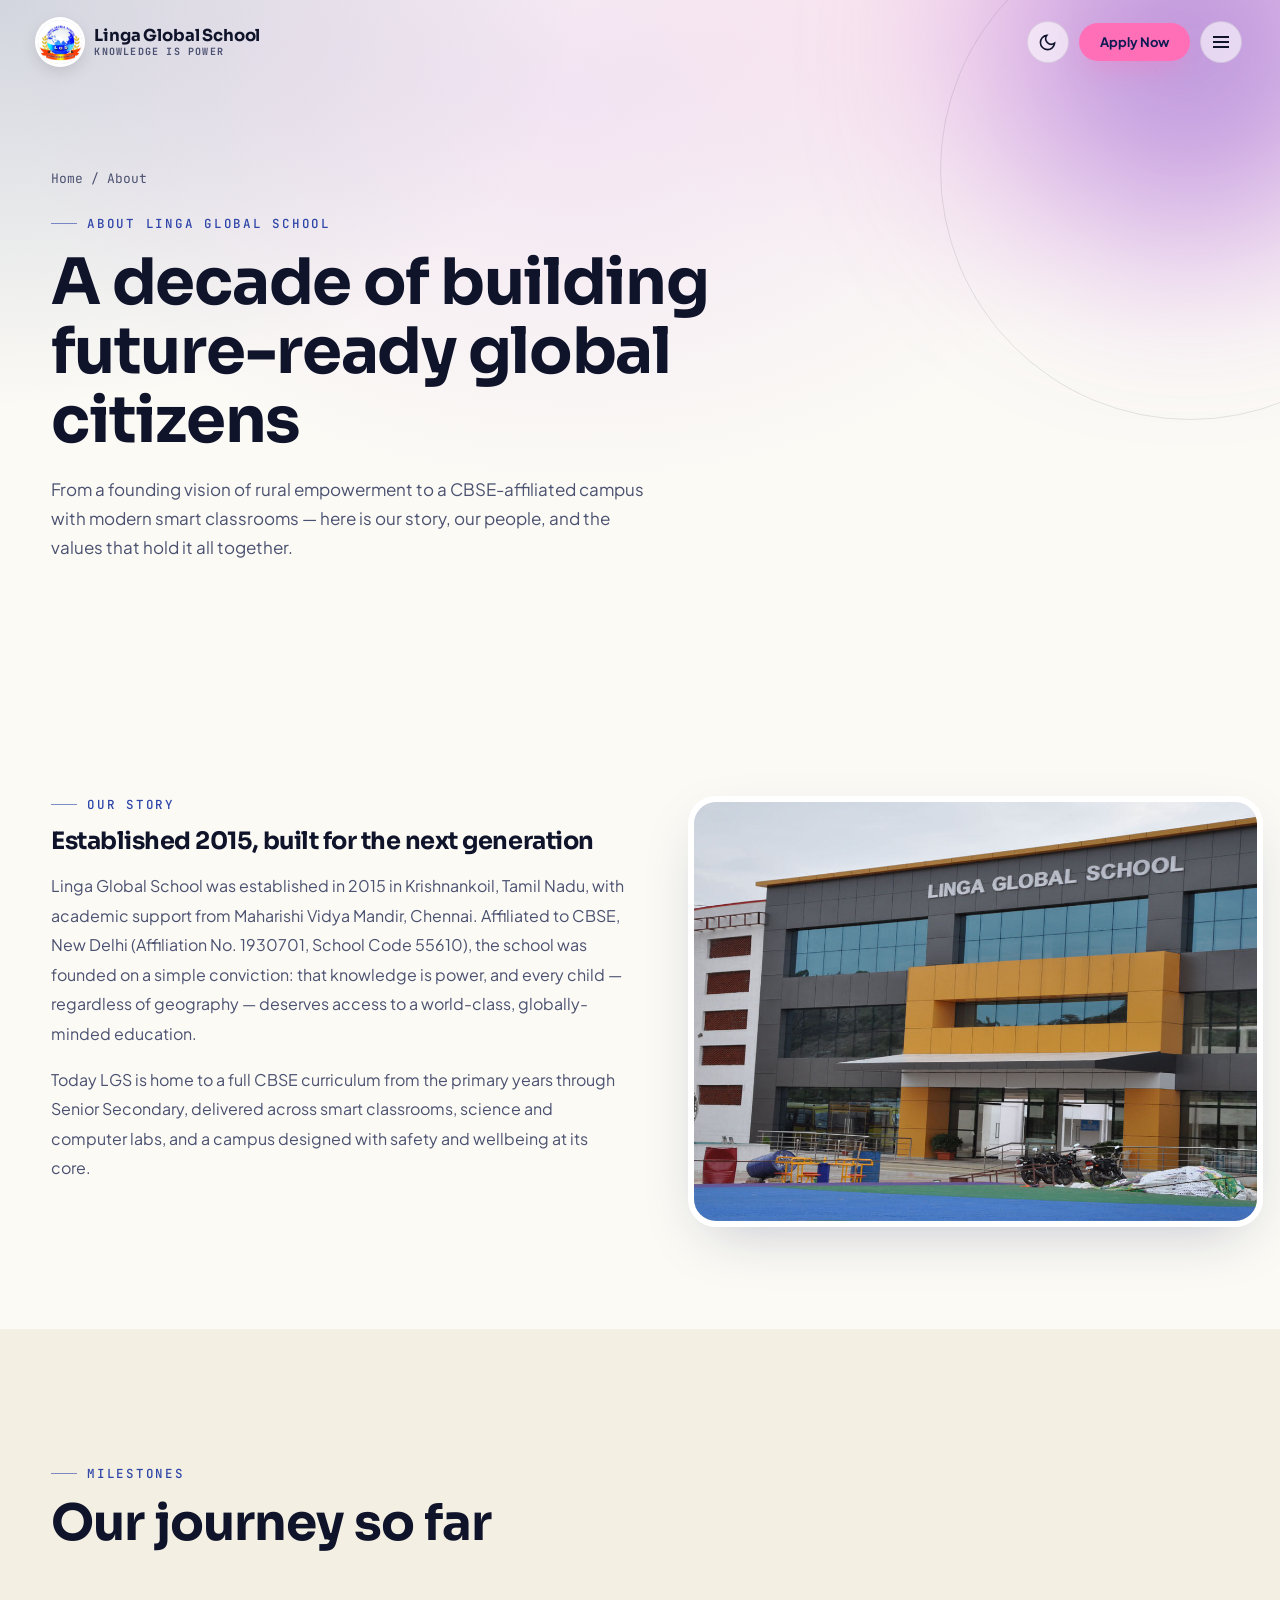
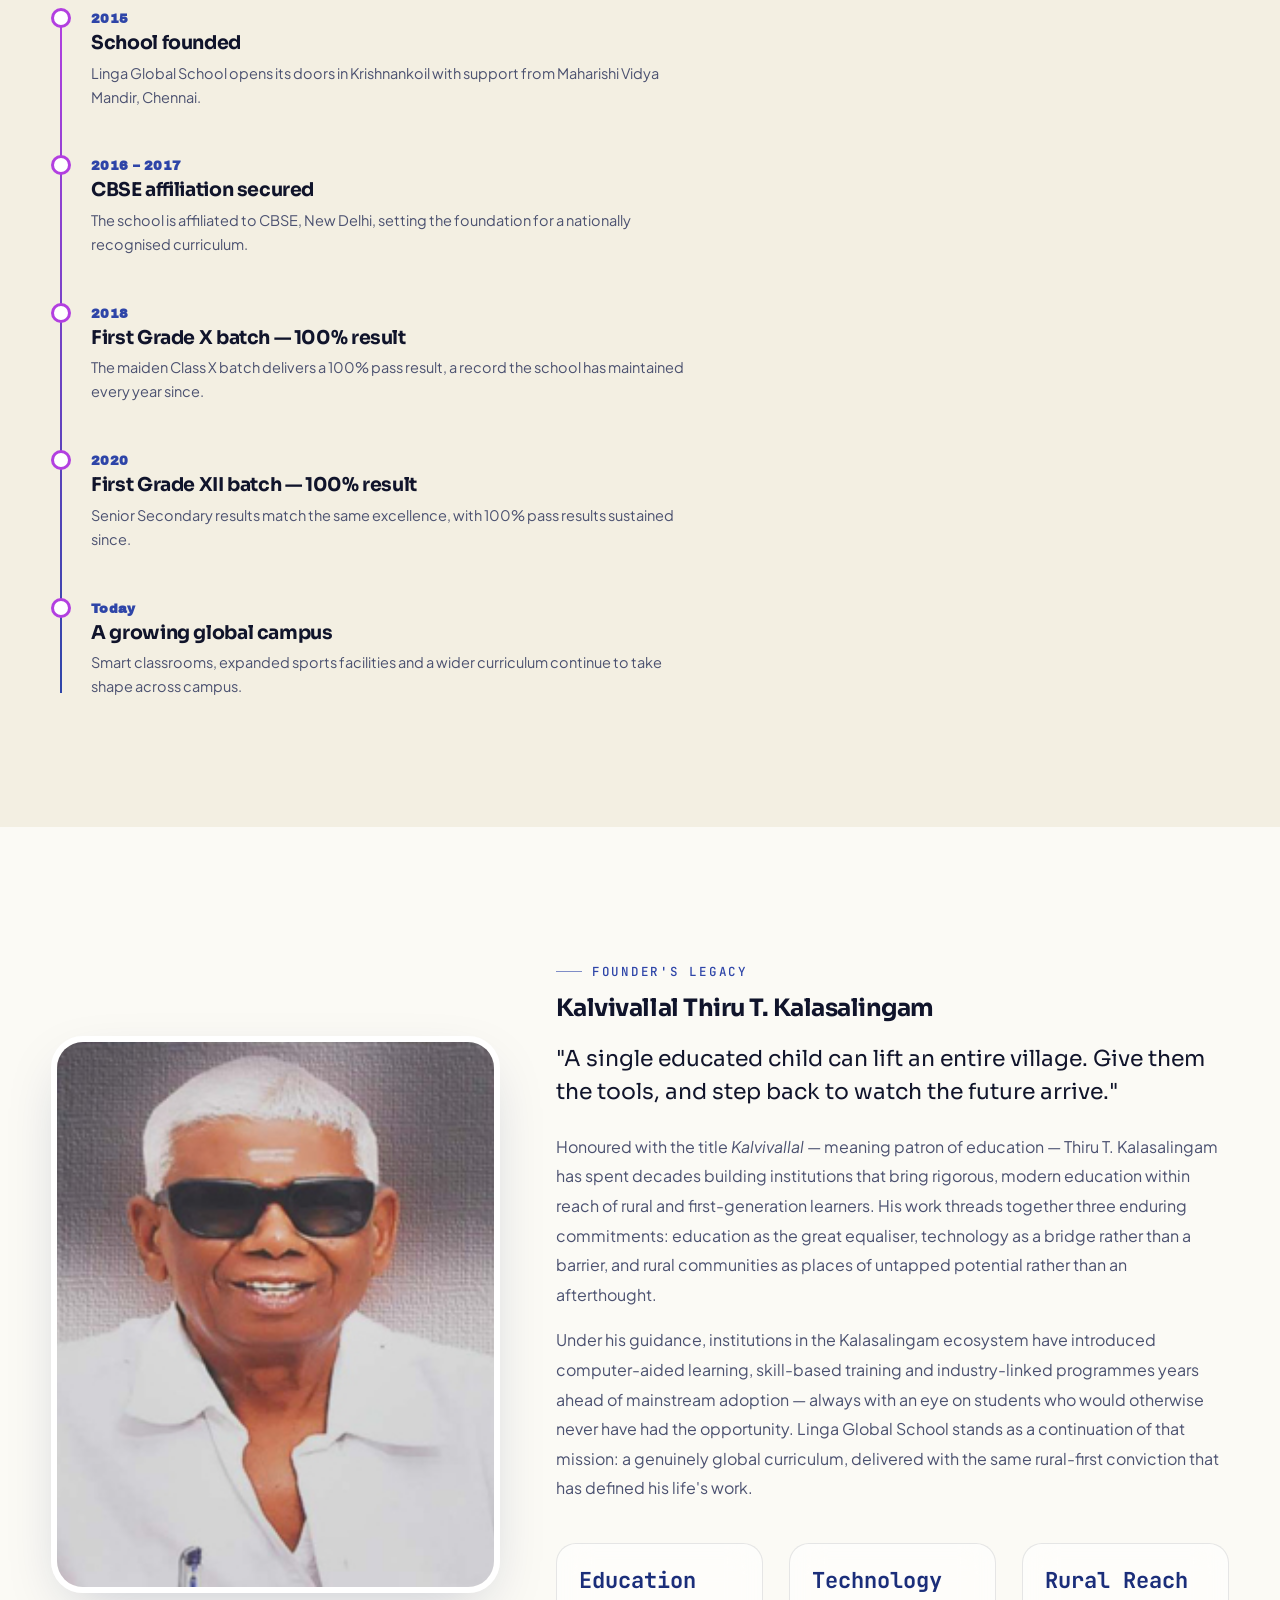
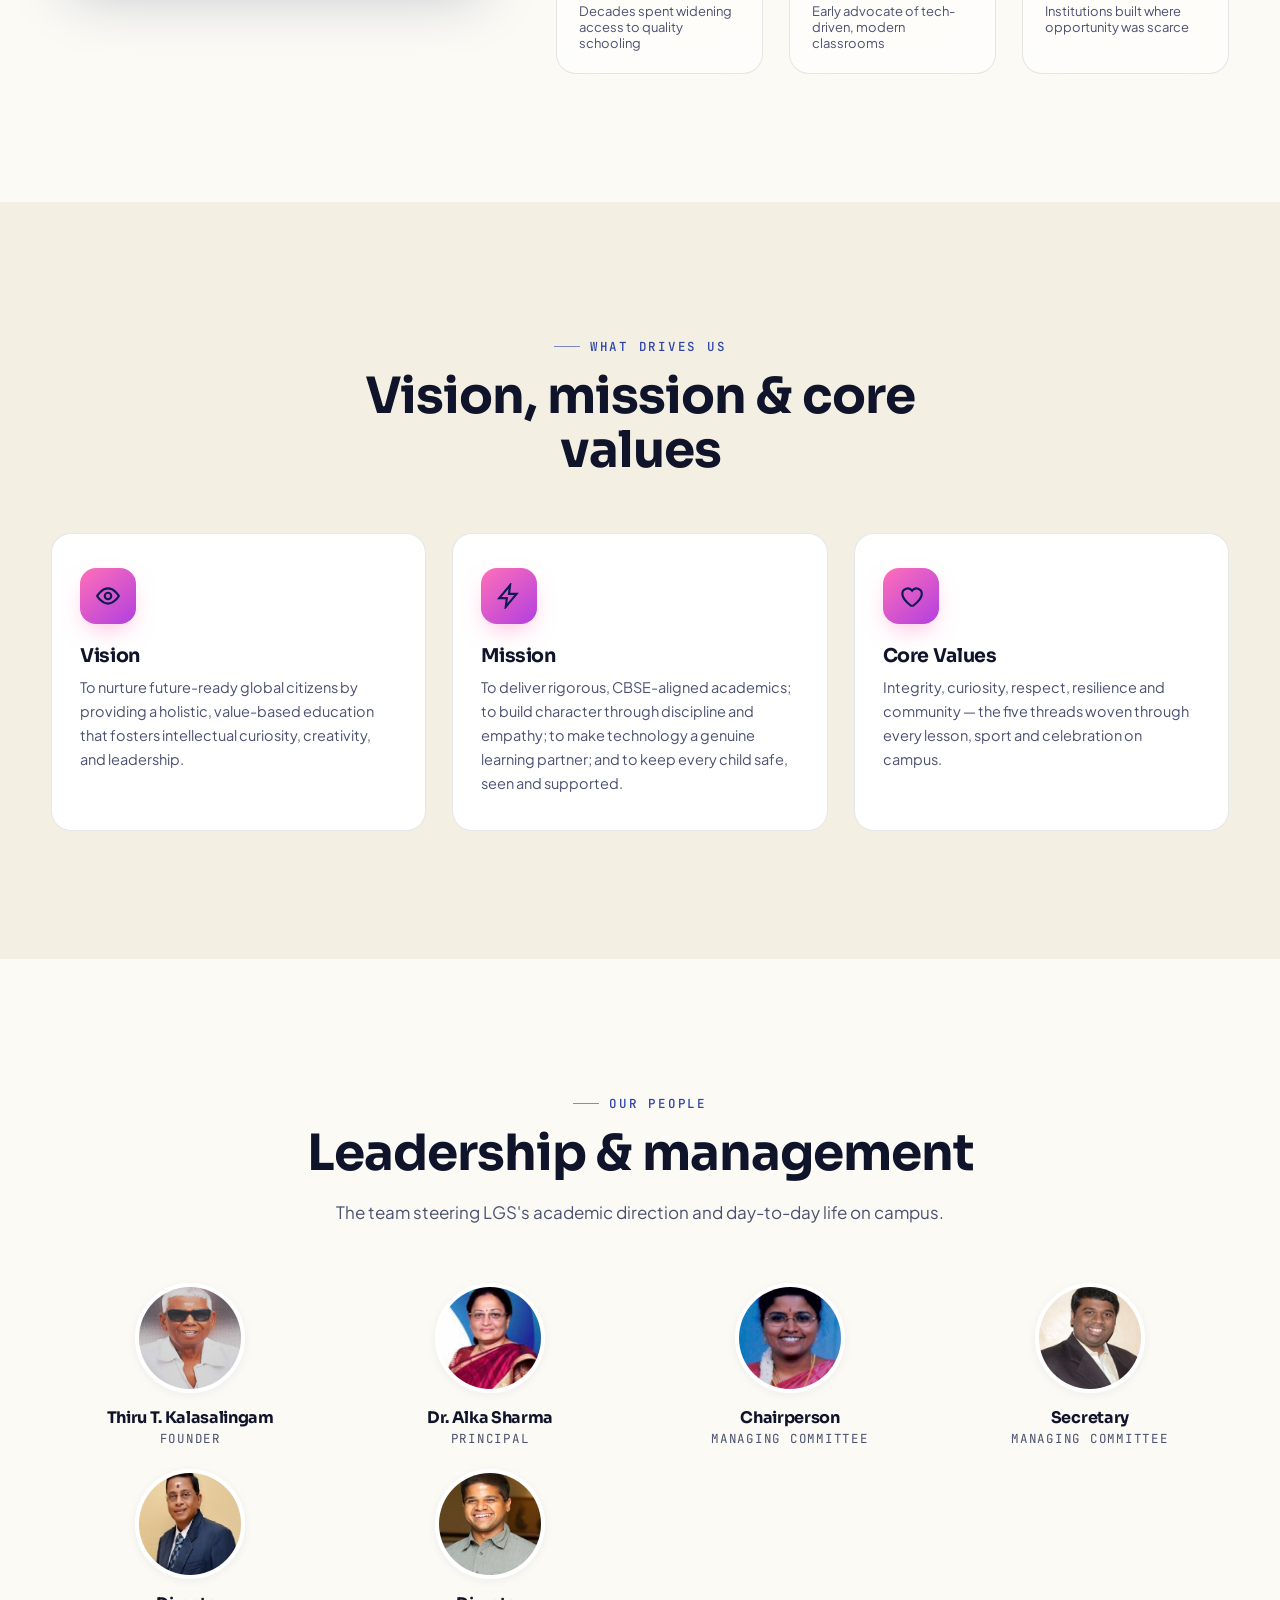
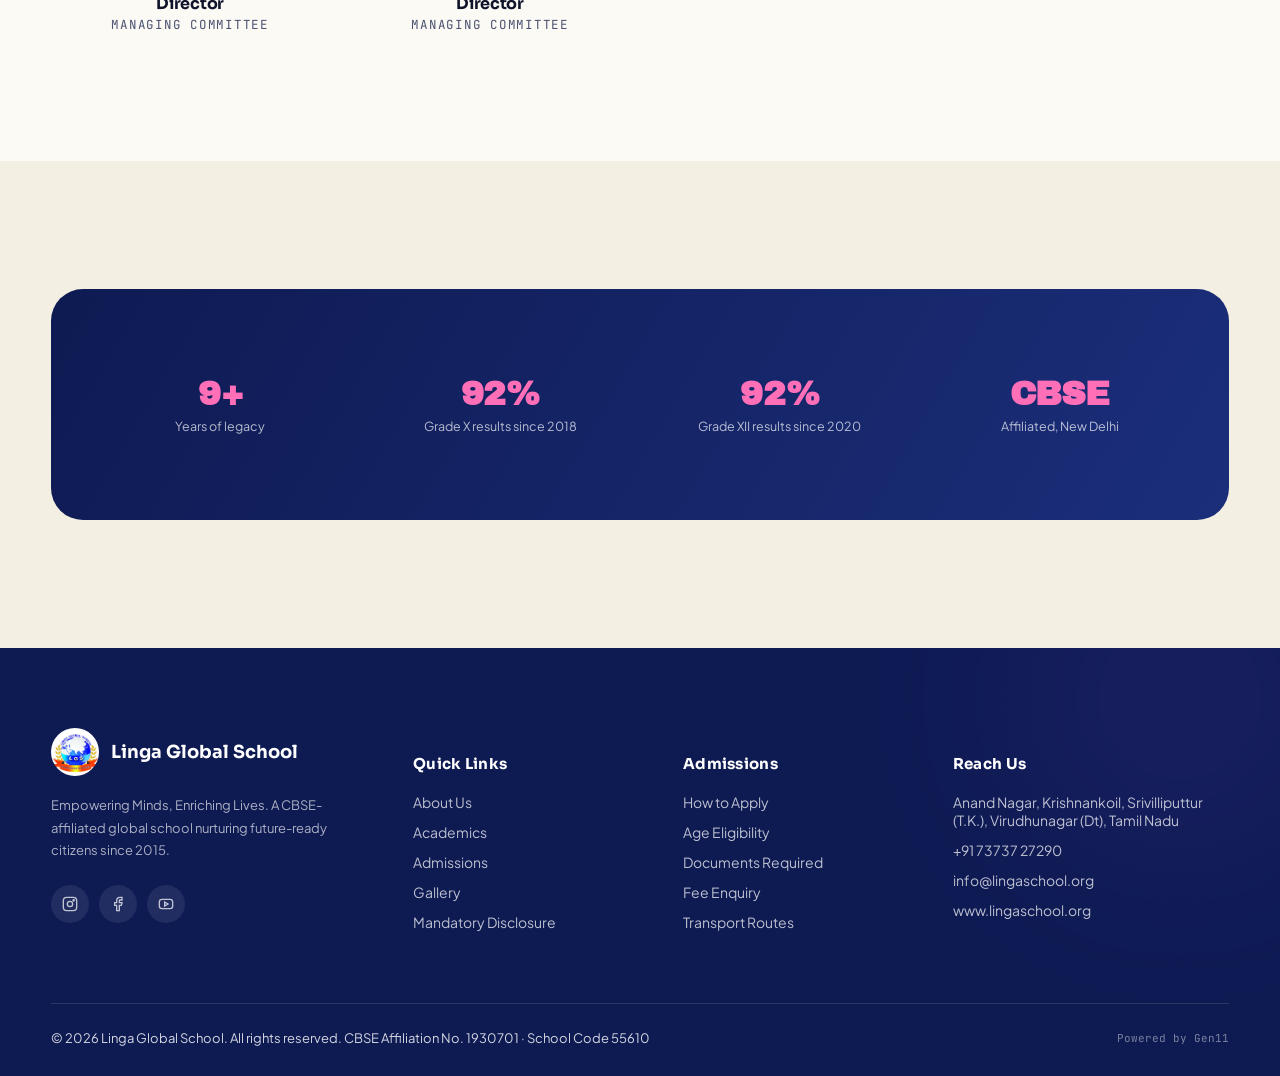
<file: about.html>
<!DOCTYPE html>
<html lang="en">
<head>
<meta charset="UTF-8">
<meta name="viewport" content="width=device-width, initial-scale=1.0">
<title>About Us | Linga Global School</title>
<meta name="description" content="The story, founder, vision, mission and leadership of Linga Global School, Krishnankoil.">
<meta name="theme-color" content="#1B2E7A">
<link rel="icon" href="assets/images/logo-round.jpg">
<link rel="preconnect" href="https://fonts.googleapis.com">
<link href="https://fonts.googleapis.com/css2?family=Sora:wght@400;500;600;700;800&family=Plus+Jakarta+Sans:wght@400;500;600;700;800&family=JetBrains+Mono:wght@400;500;700&family=Archivo+Black&display=swap" rel="stylesheet">
<link rel="stylesheet" href="assets/css/style.css">
</head>
<body>

<div class="loader"><div class="loader-globe"></div></div>

<a href="#main" class="small" style="position:absolute;left:-9999px;top:0;">Skip to content</a>

<nav class="nav" id="siteNav">
  <div class="container nav-inner">
    <a href="index.html" class="brand">
      <img src="assets/images/logo-round.jpg" alt="Linga Global School crest">
      <span class="brand-text"><b>Linga Global School</b><small>Knowledge is Power</small></span>
    </a>
    <div class="nav-links">
        <a href="index.html" class="">Home</a>
        <a href="about.html" class="active">About</a>
        <a href="academics.html" class="">Academics</a>
        <a href="admissions.html" class="">Admissions</a>
        <a href="facilities.html" class="">Facilities</a>
        <a href="transport.html" class="">Transport</a>
        <a href="gallery.html" class="">Gallery</a>
        <a href="achievements.html" class="">Achievements</a>
        <a href="announcements.html" class="">Announcements</a>
        <a href="contact.html" class="">Contact</a>
        <a href="disclosure.html" class="">Disclosure</a>
    </div>
    <div class="nav-actions">
      <button class="theme-toggle" aria-label="Toggle dark mode">
        <svg class="moon" viewBox="0 0 24 24" fill="none" stroke="currentColor" stroke-width="2"><path d="M21 12.79A9 9 0 1 1 11.21 3 7 7 0 0 0 21 12.79z"/></svg>
        <svg class="sun" viewBox="0 0 24 24" fill="none" stroke="currentColor" stroke-width="2"><circle cx="12" cy="12" r="4"/><path d="M12 2v2M12 20v2M4.9 4.9l1.4 1.4M17.7 17.7l1.4 1.4M2 12h2M20 12h2M4.9 19.1l1.4-1.4M17.7 6.3l1.4-1.4"/></svg>
      </button>
      <a href="admissions.html" class="btn btn-primary btn-sm magnetic"><span>Apply Now</span></a>
      <button class="nav-burger" aria-label="Open menu"><span></span></button>
    </div>
  </div>
</nav>

<div class="mobile-panel">
    <a href="index.html">Home</a>
    <a href="about.html">About</a>
    <a href="academics.html">Academics</a>
    <a href="admissions.html">Admissions</a>
    <a href="facilities.html">Facilities</a>
    <a href="transport.html">Transport</a>
    <a href="gallery.html">Gallery</a>
    <a href="achievements.html">Achievements</a>
    <a href="announcements.html">Announcements</a>
    <a href="contact.html">Contact</a>
    <a href="disclosure.html">Disclosure</a>
    <a href="admissions.html" class="btn btn-primary btn-block mt-24"><span>Apply Now</span></a>
</div>

<main id="main">

<section class="page-hero">
  <div class="orbit-field" aria-hidden="true">
    <div class="orb orb-blue" style="width:420px;height:420px;top:-160px;right:-120px;"></div>
    <div class="ring" style="width:500px;height:500px;top:-80px;right:-160px;"></div>
  </div>
  <div class="container">
    <div class="crumb"><a href="index.html">Home</a> / About</div>
    <span class="eyebrow" data-reveal>About Linga Global School</span>
    <h1 data-reveal>A decade of building future-ready global citizens</h1>
    <p data-reveal>From a founding vision of rural empowerment to a CBSE-affiliated campus with modern smart classrooms — here is our story, our people, and the values that hold it all together.</p>
  </div>
</section>

<section>
  <div class="container grid-2" style="align-items:center;">
    <div data-reveal="left">
      <span class="eyebrow">Our story</span>
      <h2 class="mt-16">Established 2015, built for the next generation</h2>
      <p class="muted mt-16" style="line-height:1.85;">Linga Global School was established in 2015 in Krishnankoil, Tamil Nadu, with academic support from Maharishi Vidya Mandir, Chennai. Affiliated to CBSE, New Delhi (Affiliation No. 1930701, School Code 55610), the school was founded on a simple conviction: that knowledge is power, and every child — regardless of geography — deserves access to a world-class, globally-minded education.</p>
      <p class="muted mt-16" style="line-height:1.85;">Today LGS is home to a full CBSE curriculum from the primary years through Senior Secondary, delivered across smart classrooms, science and computer labs, and a campus designed with safety and wellbeing at its core.</p>
    </div>
    <div class="hero-photo" style="position:relative;aspect-ratio:4/3;border-radius:28px;overflow:hidden;box-shadow:var(--shadow-2);" data-reveal="right">
      <img src="assets/images/school-building.jpg" alt="Linga Global School campus">
    </div>
  </div>
</section>

<section style="background:var(--bg-alt);">
  <div class="container">
    <div class="section-head" data-reveal>
      <span class="eyebrow">Milestones</span>
      <h2>Our journey so far</h2>
    </div>
    <div class="timeline">
      <div class="t-item" data-reveal="left"><div class="t-dot"></div><b>2015</b><h4>School founded</h4><p>Linga Global School opens its doors in Krishnankoil with support from Maharishi Vidya Mandir, Chennai.</p></div>
      <div class="t-item" data-reveal="left"><div class="t-dot"></div><b>2016 – 2017</b><h4>CBSE affiliation secured</h4><p>The school is affiliated to CBSE, New Delhi, setting the foundation for a nationally recognised curriculum.</p></div>
      <div class="t-item" data-reveal="left"><div class="t-dot"></div><b>2018</b><h4>First Grade X batch — 100% result</h4><p>The maiden Class X batch delivers a 100% pass result, a record the school has maintained every year since.</p></div>
      <div class="t-item" data-reveal="left"><div class="t-dot"></div><b>2020</b><h4>First Grade XII batch — 100% result</h4><p>Senior Secondary results match the same excellence, with 100% pass results sustained since.</p></div>
      <div class="t-item" data-reveal="left"><div class="t-dot"></div><b>Today</b><h4>A growing global campus</h4><p>Smart classrooms, expanded sports facilities and a wider curriculum continue to take shape across campus.</p></div>
    </div>
  </div>
</section>

<section id="founder">
  <div class="container founder-wrap">
    <div class="founder-photo" data-reveal="left">
      <div class="frame"><img src="assets/images/founder.jpg" alt="Kalvivallal Thiru T. Kalasalingam"></div>
    </div>
    <div data-reveal="right">
      <span class="eyebrow">Founder's legacy</span>
      <h2 class="mt-16">Kalvivallal Thiru T. Kalasalingam</h2>
      <p class="founder-quote">"A single educated child can lift an entire village. Give them the tools, and step back to watch the future arrive."</p>
      <p class="muted" style="line-height:1.85;">Honoured with the title <em>Kalvivallal</em> — meaning patron of education — Thiru T. Kalasalingam has spent decades building institutions that bring rigorous, modern education within reach of rural and first-generation learners. His work threads together three enduring commitments: education as the great equaliser, technology as a bridge rather than a barrier, and rural communities as places of untapped potential rather than an afterthought.</p>
      <p class="muted mt-16" style="line-height:1.85;">Under his guidance, institutions in the Kalasalingam ecosystem have introduced computer-aided learning, skill-based training and industry-linked programmes years ahead of mainstream adoption — always with an eye on students who would otherwise never have had the opportunity. Linga Global School stands as a continuation of that mission: a genuinely global curriculum, delivered with the same rural-first conviction that has defined his life's work.</p>
      <div class="grid-3 mt-40">
        <div class="glass" style="padding:22px;"><b class="text-royal" style="font-family:var(--f-mono);font-size:22px;">Education</b><p class="small muted mt-8">Decades spent widening access to quality schooling</p></div>
        <div class="glass" style="padding:22px;"><b class="text-royal" style="font-family:var(--f-mono);font-size:22px;">Technology</b><p class="small muted mt-8">Early advocate of tech-driven, modern classrooms</p></div>
        <div class="glass" style="padding:22px;"><b class="text-royal" style="font-family:var(--f-mono);font-size:22px;">Rural Reach</b><p class="small muted mt-8">Institutions built where opportunity was scarce</p></div>
      </div>
    </div>
  </div>
</section>

<section style="background:var(--bg-alt);">
  <div class="container">
    <div class="section-head center" data-reveal>
      <span class="eyebrow">What drives us</span>
      <h2>Vision, mission &amp; core values</h2>
    </div>
    <div class="grid-3 stagger">
      <div class="card" data-reveal>
        <div class="icon-wrap"><svg viewBox="0 0 24 24" fill="none" stroke="currentColor" stroke-width="2"><circle cx="12" cy="12" r="3"/><path d="M2 12s4-7 10-7 10 7 10 7-4 7-10 7-10-7-10-7z"/></svg></div>
        <h3>Vision</h3>
        <p>To nurture future-ready global citizens by providing a holistic, value-based education that fosters intellectual curiosity, creativity, and leadership.</p>
      </div>
      <div class="card" data-reveal>
        <div class="icon-wrap"><svg viewBox="0 0 24 24" fill="none" stroke="currentColor" stroke-width="2"><path d="M13 2L3 14h7l-1 8 10-12h-7l1-8z"/></svg></div>
        <h3>Mission</h3>
        <p>To deliver rigorous, CBSE-aligned academics; to build character through discipline and empathy; to make technology a genuine learning partner; and to keep every child safe, seen and supported.</p>
      </div>
      <div class="card" data-reveal>
        <div class="icon-wrap"><svg viewBox="0 0 24 24" fill="none" stroke="currentColor" stroke-width="2"><path d="M12 21c-4-3-8-6.5-8-11a5 5 0 0 1 9-3 5 5 0 0 1 9 3c0 4.5-4 8-8 11z"/></svg></div>
        <h3>Core Values</h3>
        <p>Integrity, curiosity, respect, resilience and community — the five threads woven through every lesson, sport and celebration on campus.</p>
      </div>
    </div>
  </div>
</section>

<section>
  <div class="container">
    <div class="section-head center" data-reveal>
      <span class="eyebrow">Our people</span>
      <h2>Leadership &amp; management</h2>
      <p>The team steering LGS's academic direction and day-to-day life on campus.</p>
    </div>
    <div class="grid-4 stagger">
      <div class="leader-card" data-reveal><div class="photo"><img src="assets/images/founder.jpg" alt="Kalvivallal Thiru T. Kalasalingam"></div><h4>Thiru T. Kalasalingam</h4><span>Founder</span></div>
      <div class="leader-card" data-reveal><div class="photo"><img src="assets/images/principal.png" alt="Dr. Alka Sharma"></div><h4>Dr. Alka Sharma</h4><span>Principal</span></div>
      <div class="leader-card" data-reveal><div class="photo"><img src="assets/images/chairman.png" alt="Chairperson"></div><h4>Chairperson</h4><span>Managing Committee</span></div>
      <div class="leader-card" data-reveal><div class="photo"><img src="assets/images/secretary.png" alt="Secretary"></div><h4>Secretary</h4><span>Managing Committee</span></div>
      <div class="leader-card" data-reveal><div class="photo"><img src="assets/images/leader-1.png" alt="Director"></div><h4>Director</h4><span>Managing Committee</span></div>
      <div class="leader-card" data-reveal><div class="photo"><img src="assets/images/leader-2.png" alt="Director"></div><h4>Director</h4><span>Managing Committee</span></div>
    </div>
  </div>
</section>

<section style="background:var(--bg-alt);">
  <div class="container">
    <div class="counter-band" data-reveal="scale">
      <div class="grid-4">
        <div class="stat-cell"><b data-counter="10" data-suffix="+">0+</b><span>Years of legacy</span></div>
        <div class="stat-cell"><b data-counter="100" data-suffix="%">0%</b><span>Grade X results since 2018</span></div>
        <div class="stat-cell"><b data-counter="100" data-suffix="%">0%</b><span>Grade XII results since 2020</span></div>
        <div class="stat-cell"><b>CBSE</b><span>Affiliated, New Delhi</span></div>
      </div>
    </div>
  </div>
</section>

<footer class="footer">
  <div class="orbit-field" aria-hidden="true">
    <div class="orb orb-gold" style="width:400px;height:400px;top:-150px;right:-100px;opacity:.12"></div>
  </div>
  <div class="container footer-grid">
    <div>
      <div class="footer-brand">
        <img src="assets/images/logo-round.jpg" alt="LGS crest">
        <b>Linga Global School</b>
      </div>
      <p class="small" style="max-width:280px;line-height:1.7;opacity:.8;">Empowering Minds, Enriching Lives. A CBSE-affiliated global school nurturing future-ready citizens since 2015.</p>
      <div class="socials mt-24">
        <a href="https://www.instagram.com/lgs_official_2015/" target="_blank" rel="noopener" aria-label="Instagram"><svg viewBox="0 0 24 24" fill="none" stroke="currentColor" stroke-width="2"><rect x="2" y="2" width="20" height="20" rx="5"/><circle cx="12" cy="12" r="4"/><circle cx="17.5" cy="6.5" r="1"/></svg></a>
        <a href="https://www.facebook.com" target="_blank" rel="noopener" aria-label="Facebook"><svg viewBox="0 0 24 24" fill="none" stroke="currentColor" stroke-width="2"><path d="M18 2h-3a5 5 0 0 0-5 5v3H7v4h3v8h4v-8h3l1-4h-4V7a1 1 0 0 1 1-1h3z"/></svg></a>
        <a href="https://www.youtube.com" target="_blank" rel="noopener" aria-label="YouTube"><svg viewBox="0 0 24 24" fill="none" stroke="currentColor" stroke-width="2"><rect x="2" y="5" width="20" height="14" rx="4"/><path d="M10 9l5 3-5 3z"/></svg></a>
      </div>
    </div>
    <div>
      <h5>Quick Links</h5>
      <ul>
        <li><a href="about.html">About Us</a></li>
        <li><a href="academics.html">Academics</a></li>
        <li><a href="admissions.html">Admissions</a></li>
        <li><a href="gallery.html">Gallery</a></li>
        <li><a href="disclosure.html">Mandatory Disclosure</a></li>
      </ul>
    </div>
    <div>
      <h5>Admissions</h5>
      <ul>
        <li><a href="admissions.html">How to Apply</a></li>
        <li><a href="admissions.html#eligibility">Age Eligibility</a></li>
        <li><a href="admissions.html#documents">Documents Required</a></li>
        <li><a href="contact.html">Fee Enquiry</a></li>
        <li><a href="transport.html">Transport Routes</a></li>
      </ul>
    </div>
    <div>
      <h5>Reach Us</h5>
      <ul>
        <li><a href="https://maps.google.com/?q=Linga+Global+School+Anand+Nagar+Krishnankoil+Srivilliputtur+Virudhunagar+Tamil+Nadu" target="_blank" rel="noopener">Anand Nagar, Krishnankoil, Srivilliputtur (T.K.), Virudhunagar (Dt), Tamil Nadu</a></li>
        <li><a href="tel:+917373727290">+91 73737 27290</a></li>
        <li><a href="mailto:info@lingaschool.org">info@lingaschool.org</a></li>
        <li><a href="https://www.lingaschool.org" target="_blank" rel="noopener">www.lingaschool.org</a></li>
      </ul>
    </div>
  </div>
  <div class="container footer-bottom">
    <span>&copy; <span id="year"></span> Linga Global School. All rights reserved. CBSE Affiliation No. 1930701 &middot; School Code 55610</span>
    <span class="credit">Powered by Gen11</span>
  </div>
</footer>

<div class="back-top" aria-label="Back to top">
  <svg width="18" height="18" viewBox="0 0 24 24" fill="none" stroke="currentColor" stroke-width="2.4"><path d="M12 19V5M5 12l7-7 7 7"/></svg>
</div>

<script>document.getElementById('year') && (document.getElementById('year').textContent = new Date().getFullYear());</script>
<script src="assets/js/main.js"></script>

</main>
</body>
</html>
</file>
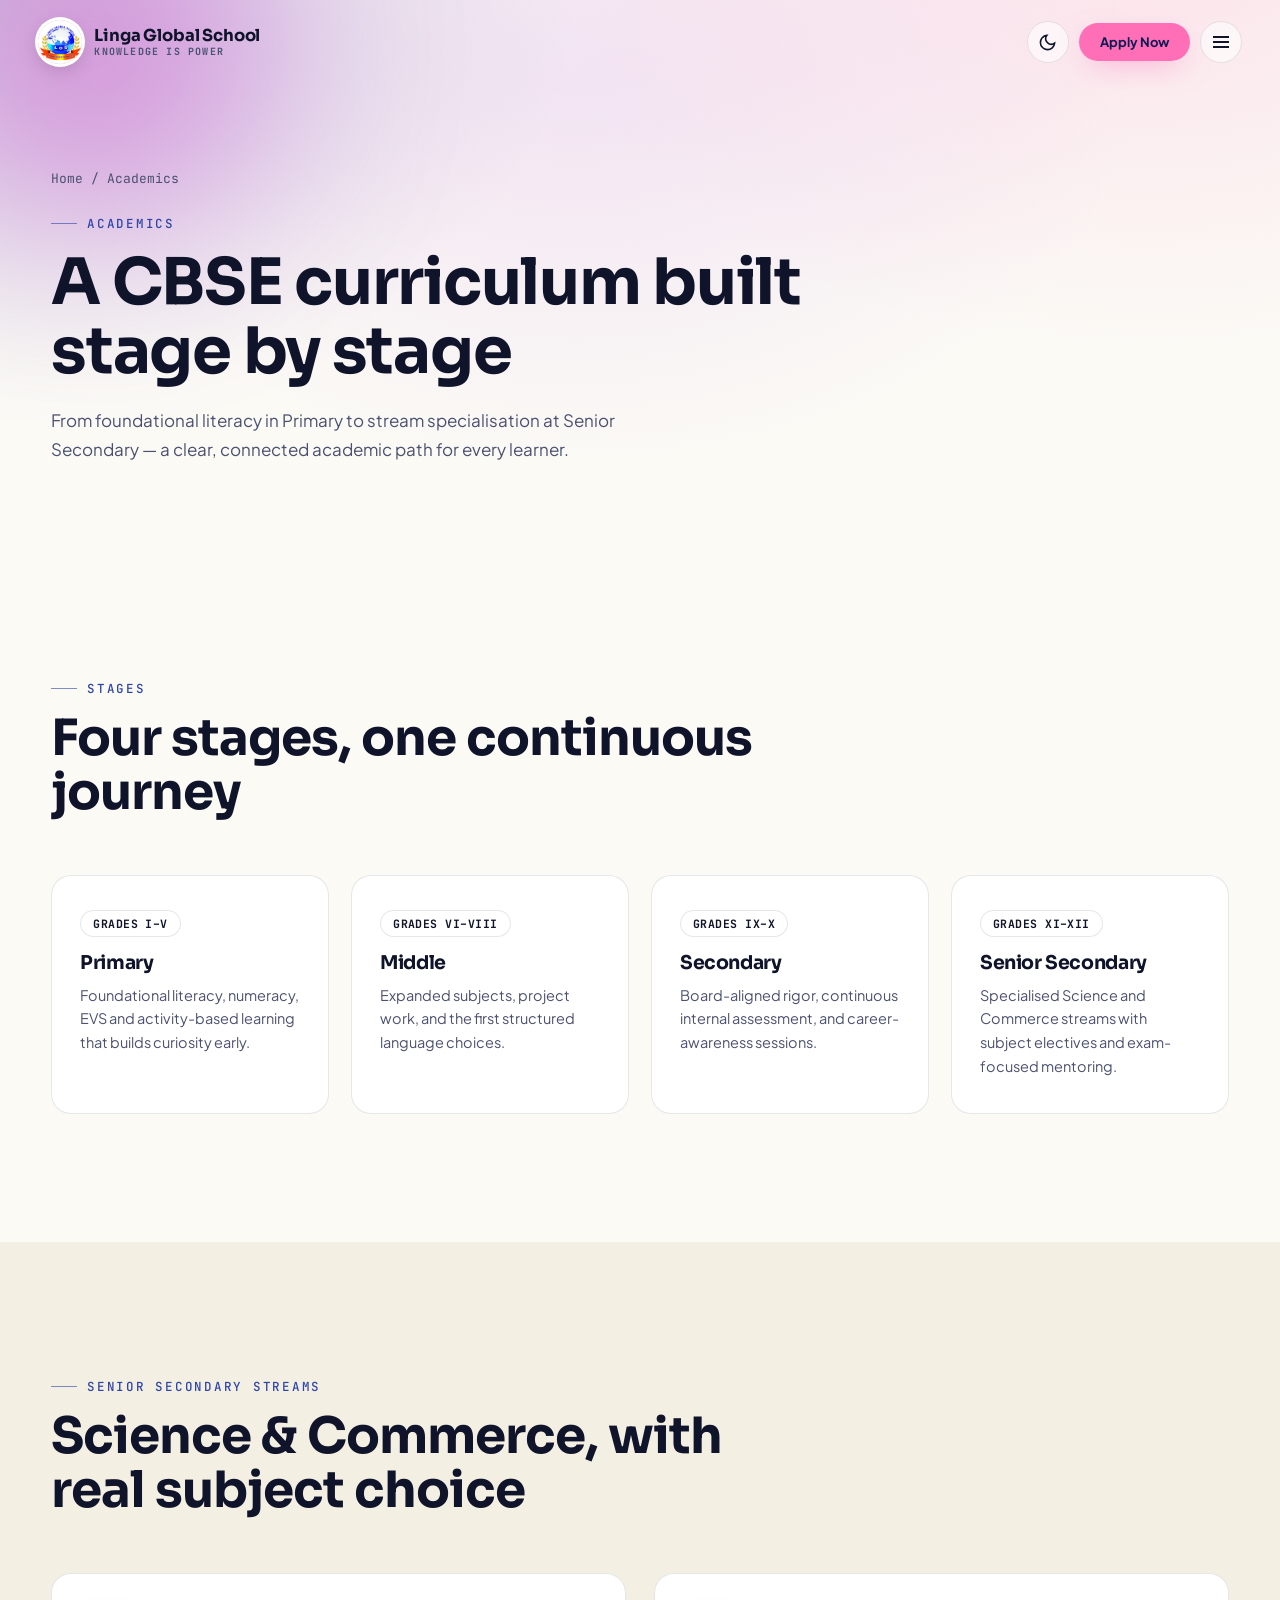
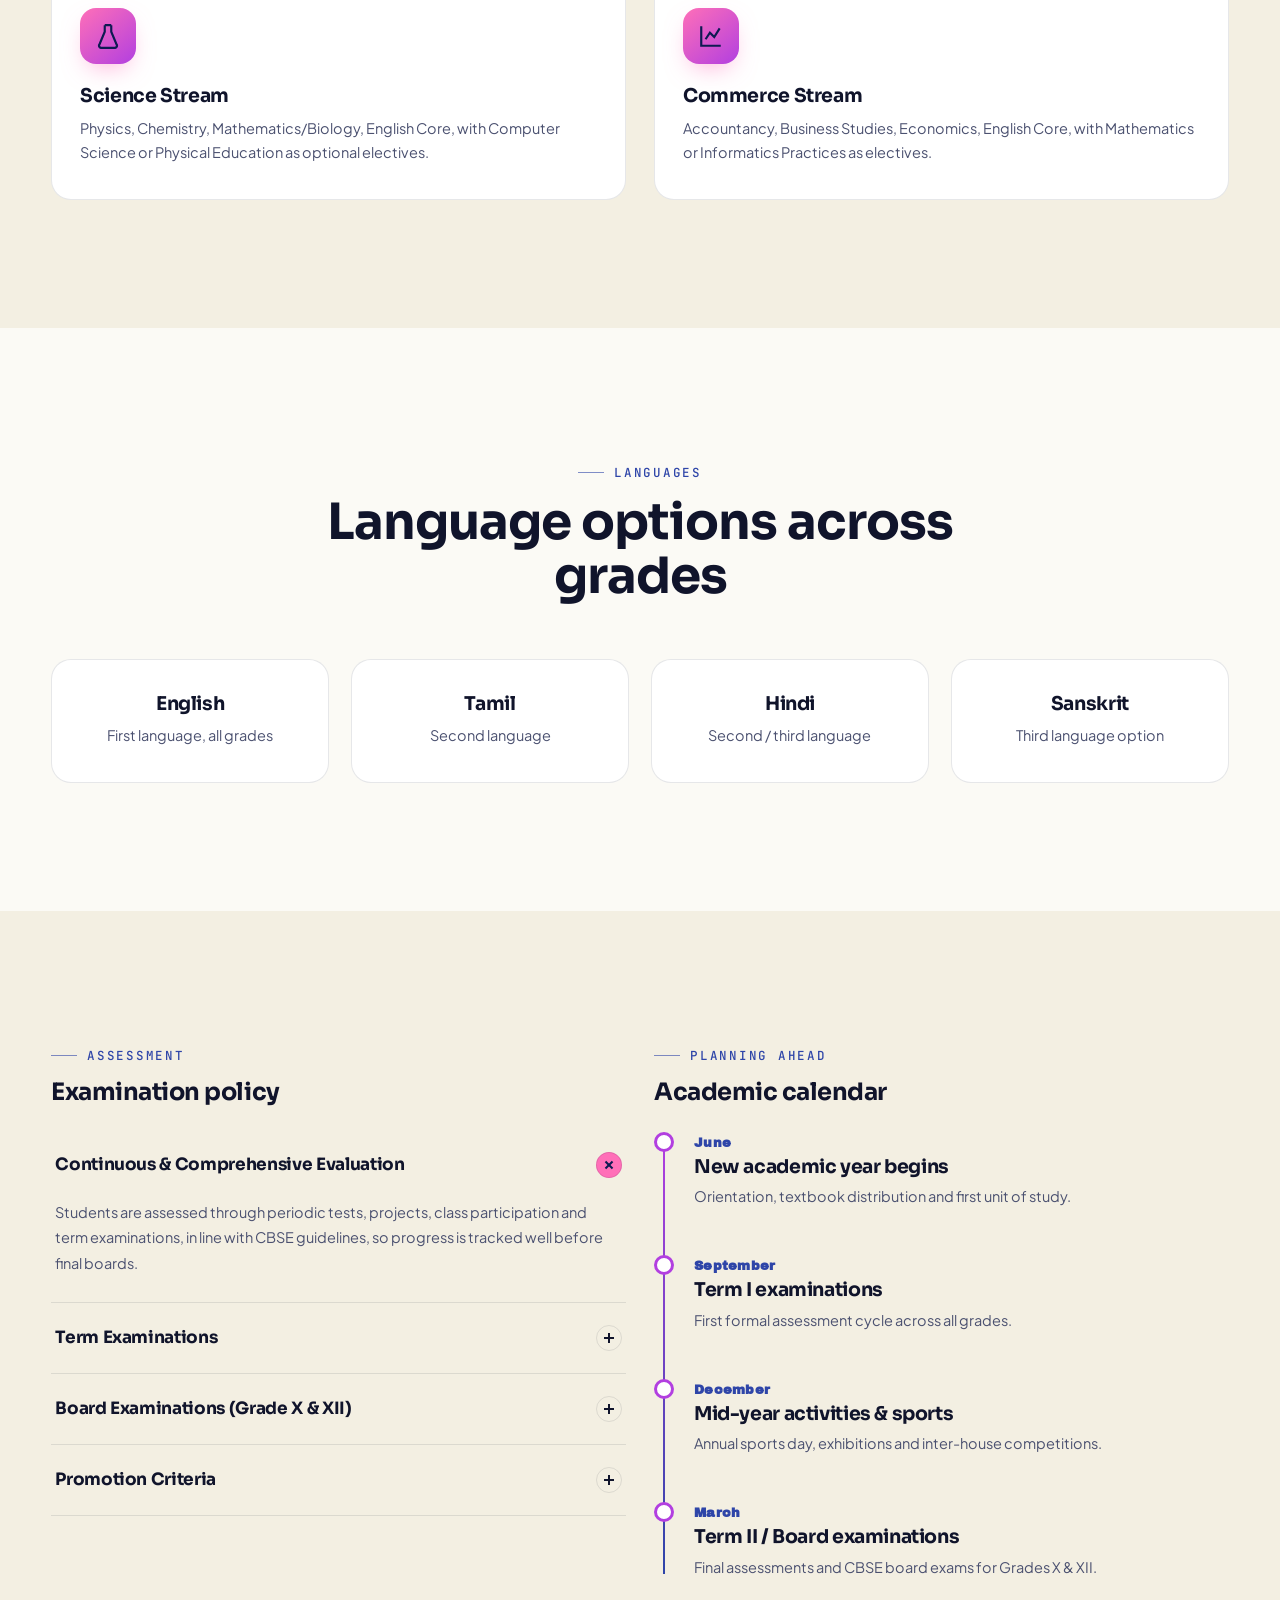
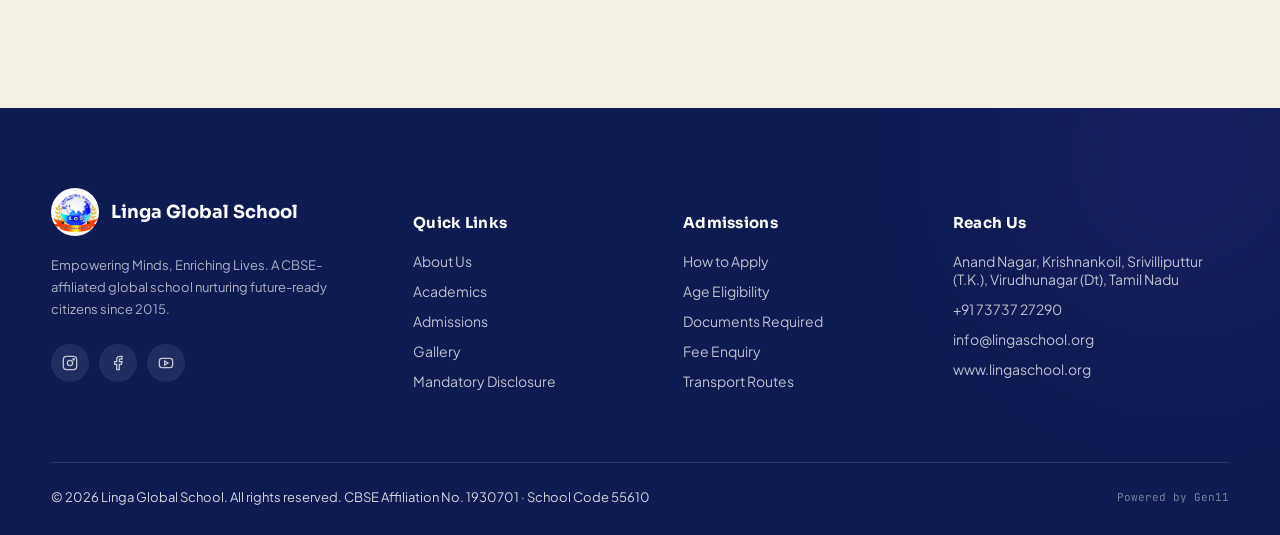
<file: academics.html>
<!DOCTYPE html>
<html lang="en">
<head>
<meta charset="UTF-8">
<meta name="viewport" content="width=device-width, initial-scale=1.0">
<title>Academics | Linga Global School</title>
<meta name="description" content="CBSE curriculum, streams, subject combinations, languages and examination policy at Linga Global School.">
<meta name="theme-color" content="#1B2E7A">
<link rel="icon" href="assets/images/logo-round.jpg">
<link rel="preconnect" href="https://fonts.googleapis.com">
<link href="https://fonts.googleapis.com/css2?family=Sora:wght@400;500;600;700;800&family=Plus+Jakarta+Sans:wght@400;500;600;700;800&family=JetBrains+Mono:wght@400;500;700&family=Archivo+Black&display=swap" rel="stylesheet">
<link rel="stylesheet" href="assets/css/style.css">
</head>
<body>

<div class="loader"><div class="loader-globe"></div></div>

<a href="#main" class="small" style="position:absolute;left:-9999px;top:0;">Skip to content</a>

<nav class="nav" id="siteNav">
  <div class="container nav-inner">
    <a href="index.html" class="brand">
      <img src="assets/images/logo-round.jpg" alt="Linga Global School crest">
      <span class="brand-text"><b>Linga Global School</b><small>Knowledge is Power</small></span>
    </a>
    <div class="nav-links">
        <a href="index.html" class="">Home</a>
        <a href="about.html" class="">About</a>
        <a href="academics.html" class="active">Academics</a>
        <a href="admissions.html" class="">Admissions</a>
        <a href="facilities.html" class="">Facilities</a>
        <a href="transport.html" class="">Transport</a>
        <a href="gallery.html" class="">Gallery</a>
        <a href="achievements.html" class="">Achievements</a>
        <a href="announcements.html" class="">Announcements</a>
        <a href="contact.html" class="">Contact</a>
        <a href="disclosure.html" class="">Disclosure</a>
    </div>
    <div class="nav-actions">
      <button class="theme-toggle" aria-label="Toggle dark mode">
        <svg class="moon" viewBox="0 0 24 24" fill="none" stroke="currentColor" stroke-width="2"><path d="M21 12.79A9 9 0 1 1 11.21 3 7 7 0 0 0 21 12.79z"/></svg>
        <svg class="sun" viewBox="0 0 24 24" fill="none" stroke="currentColor" stroke-width="2"><circle cx="12" cy="12" r="4"/><path d="M12 2v2M12 20v2M4.9 4.9l1.4 1.4M17.7 17.7l1.4 1.4M2 12h2M20 12h2M4.9 19.1l1.4-1.4M17.7 6.3l1.4-1.4"/></svg>
      </button>
      <a href="admissions.html" class="btn btn-primary btn-sm magnetic"><span>Apply Now</span></a>
      <button class="nav-burger" aria-label="Open menu"><span></span></button>
    </div>
  </div>
</nav>

<div class="mobile-panel">
    <a href="index.html">Home</a>
    <a href="about.html">About</a>
    <a href="academics.html">Academics</a>
    <a href="admissions.html">Admissions</a>
    <a href="facilities.html">Facilities</a>
    <a href="transport.html">Transport</a>
    <a href="gallery.html">Gallery</a>
    <a href="achievements.html">Achievements</a>
    <a href="announcements.html">Announcements</a>
    <a href="contact.html">Contact</a>
    <a href="disclosure.html">Disclosure</a>
    <a href="admissions.html" class="btn btn-primary btn-block mt-24"><span>Apply Now</span></a>
</div>

<main id="main">

<section class="page-hero">
  <div class="orbit-field" aria-hidden="true">
    <div class="orb orb-yellow" style="width:380px;height:380px;top:-140px;left:-100px;"></div>
  </div>
  <div class="container">
    <div class="crumb"><a href="index.html">Home</a> / Academics</div>
    <span class="eyebrow" data-reveal>Academics</span>
    <h1 data-reveal>A CBSE curriculum built stage by stage</h1>
    <p data-reveal>From foundational literacy in Primary to stream specialisation at Senior Secondary — a clear, connected academic path for every learner.</p>
  </div>
</section>

<section>
  <div class="container">
    <div class="section-head" data-reveal>
      <span class="eyebrow">Stages</span>
      <h2>Four stages, one continuous journey</h2>
    </div>
    <div class="grid-4 stagger">
      <div class="card" data-reveal><span class="tag">Grades I–V</span><h3 class="mt-16">Primary</h3><p>Foundational literacy, numeracy, EVS and activity-based learning that builds curiosity early.</p></div>
      <div class="card" data-reveal><span class="tag">Grades VI–VIII</span><h3 class="mt-16">Middle</h3><p>Expanded subjects, project work, and the first structured language choices.</p></div>
      <div class="card" data-reveal><span class="tag">Grades IX–X</span><h3 class="mt-16">Secondary</h3><p>Board-aligned rigor, continuous internal assessment, and career-awareness sessions.</p></div>
      <div class="card" data-reveal><span class="tag">Grades XI–XII</span><h3 class="mt-16">Senior Secondary</h3><p>Specialised Science and Commerce streams with subject electives and exam-focused mentoring.</p></div>
    </div>
  </div>
</section>

<section style="background:var(--bg-alt);">
  <div class="container">
    <div class="section-head" data-reveal>
      <span class="eyebrow">Senior secondary streams</span>
      <h2>Science &amp; Commerce, with real subject choice</h2>
    </div>
    <div class="grid-2">
      <div class="card" data-reveal="left">
        <div class="icon-wrap"><svg viewBox="0 0 24 24" fill="none" stroke="currentColor" stroke-width="2"><path d="M9 2v6L4 20a2 2 0 0 0 2 3h12a2 2 0 0 0 2-3l-5-12V2"/><path d="M9 2h6"/></svg></div>
        <h3>Science Stream</h3>
        <p class="mt-8">Physics, Chemistry, Mathematics/Biology, English Core, with Computer Science or Physical Education as optional electives.</p>
      </div>
      <div class="card" data-reveal="right">
        <div class="icon-wrap"><svg viewBox="0 0 24 24" fill="none" stroke="currentColor" stroke-width="2"><path d="M3 3v18h18"/><path d="M7 15l4-6 4 4 5-8"/></svg></div>
        <h3>Commerce Stream</h3>
        <p class="mt-8">Accountancy, Business Studies, Economics, English Core, with Mathematics or Informatics Practices as electives.</p>
      </div>
    </div>
  </div>
</section>

<section>
  <div class="container">
    <div class="section-head center" data-reveal>
      <span class="eyebrow">Languages</span>
      <h2>Language options across grades</h2>
    </div>
    <div class="grid-4 stagger">
      <div class="card" data-reveal style="text-align:center;"><h3>English</h3><p>First language, all grades</p></div>
      <div class="card" data-reveal style="text-align:center;"><h3>Tamil</h3><p>Second language</p></div>
      <div class="card" data-reveal style="text-align:center;"><h3>Hindi</h3><p>Second / third language</p></div>
      <div class="card" data-reveal style="text-align:center;"><h3>Sanskrit</h3><p>Third language option</p></div>
    </div>
  </div>
</section>

<section style="background:var(--bg-alt);">
  <div class="container grid-2">
    <div data-reveal="left">
      <span class="eyebrow">Assessment</span>
      <h2 class="mt-16">Examination policy</h2>
      <div class="mt-24">
        <div class="accordion-item open">
          <div class="accordion-head"><h4>Continuous & Comprehensive Evaluation</h4><span class="plus"></span></div>
          <div class="accordion-body" style="max-height:220px;"><div class="accordion-body-in">Students are assessed through periodic tests, projects, class participation and term examinations, in line with CBSE guidelines, so progress is tracked well before final boards.</div></div>
        </div>
        <div class="accordion-item">
          <div class="accordion-head"><h4>Term Examinations</h4><span class="plus"></span></div>
          <div class="accordion-body"><div class="accordion-body-in">Two major term examinations are held each academic year, covering the full syllabus taught up to that point, with report cards issued after each term.</div></div>
        </div>
        <div class="accordion-item">
          <div class="accordion-head"><h4>Board Examinations (Grade X &amp; XII)</h4><span class="plus"></span></div>
          <div class="accordion-body"><div class="accordion-body-in">Grade X and XII students appear for CBSE board examinations, supported by structured revision plans, mock tests and one-on-one mentoring in the lead-up months.</div></div>
        </div>
        <div class="accordion-item">
          <div class="accordion-head"><h4>Promotion Criteria</h4><span class="plus"></span></div>
          <div class="accordion-body"><div class="accordion-body-in">Promotion to the next grade is based on minimum attendance and passing marks across the year's assessments, as per CBSE norms.</div></div>
        </div>
      </div>
    </div>
    <div data-reveal="right">
      <span class="eyebrow">Planning ahead</span>
      <h2 class="mt-16">Academic calendar</h2>
      <div class="timeline mt-24">
        <div class="t-item"><div class="t-dot"></div><b>June</b><h4>New academic year begins</h4><p>Orientation, textbook distribution and first unit of study.</p></div>
        <div class="t-item"><div class="t-dot"></div><b>September</b><h4>Term I examinations</h4><p>First formal assessment cycle across all grades.</p></div>
        <div class="t-item"><div class="t-dot"></div><b>December</b><h4>Mid-year activities &amp; sports</h4><p>Annual sports day, exhibitions and inter-house competitions.</p></div>
        <div class="t-item"><div class="t-dot"></div><b>March</b><h4>Term II / Board examinations</h4><p>Final assessments and CBSE board exams for Grades X &amp; XII.</p></div>
      </div>
    </div>
  </div>
</section>

<footer class="footer">
  <div class="orbit-field" aria-hidden="true">
    <div class="orb orb-gold" style="width:400px;height:400px;top:-150px;right:-100px;opacity:.12"></div>
  </div>
  <div class="container footer-grid">
    <div>
      <div class="footer-brand">
        <img src="assets/images/logo-round.jpg" alt="LGS crest">
        <b>Linga Global School</b>
      </div>
      <p class="small" style="max-width:280px;line-height:1.7;opacity:.8;">Empowering Minds, Enriching Lives. A CBSE-affiliated global school nurturing future-ready citizens since 2015.</p>
      <div class="socials mt-24">
        <a href="https://www.instagram.com/lgs_official_2015/" target="_blank" rel="noopener" aria-label="Instagram"><svg viewBox="0 0 24 24" fill="none" stroke="currentColor" stroke-width="2"><rect x="2" y="2" width="20" height="20" rx="5"/><circle cx="12" cy="12" r="4"/><circle cx="17.5" cy="6.5" r="1"/></svg></a>
        <a href="https://www.facebook.com" target="_blank" rel="noopener" aria-label="Facebook"><svg viewBox="0 0 24 24" fill="none" stroke="currentColor" stroke-width="2"><path d="M18 2h-3a5 5 0 0 0-5 5v3H7v4h3v8h4v-8h3l1-4h-4V7a1 1 0 0 1 1-1h3z"/></svg></a>
        <a href="https://www.youtube.com" target="_blank" rel="noopener" aria-label="YouTube"><svg viewBox="0 0 24 24" fill="none" stroke="currentColor" stroke-width="2"><rect x="2" y="5" width="20" height="14" rx="4"/><path d="M10 9l5 3-5 3z"/></svg></a>
      </div>
    </div>
    <div>
      <h5>Quick Links</h5>
      <ul>
        <li><a href="about.html">About Us</a></li>
        <li><a href="academics.html">Academics</a></li>
        <li><a href="admissions.html">Admissions</a></li>
        <li><a href="gallery.html">Gallery</a></li>
        <li><a href="disclosure.html">Mandatory Disclosure</a></li>
      </ul>
    </div>
    <div>
      <h5>Admissions</h5>
      <ul>
        <li><a href="admissions.html">How to Apply</a></li>
        <li><a href="admissions.html#eligibility">Age Eligibility</a></li>
        <li><a href="admissions.html#documents">Documents Required</a></li>
        <li><a href="contact.html">Fee Enquiry</a></li>
        <li><a href="transport.html">Transport Routes</a></li>
      </ul>
    </div>
    <div>
      <h5>Reach Us</h5>
      <ul>
        <li><a href="https://maps.google.com/?q=Linga+Global+School+Anand+Nagar+Krishnankoil+Srivilliputtur+Virudhunagar+Tamil+Nadu" target="_blank" rel="noopener">Anand Nagar, Krishnankoil, Srivilliputtur (T.K.), Virudhunagar (Dt), Tamil Nadu</a></li>
        <li><a href="tel:+917373727290">+91 73737 27290</a></li>
        <li><a href="mailto:info@lingaschool.org">info@lingaschool.org</a></li>
        <li><a href="https://www.lingaschool.org" target="_blank" rel="noopener">www.lingaschool.org</a></li>
      </ul>
    </div>
  </div>
  <div class="container footer-bottom">
    <span>&copy; <span id="year"></span> Linga Global School. All rights reserved. CBSE Affiliation No. 1930701 &middot; School Code 55610</span>
    <span class="credit">Powered by Gen11</span>
  </div>
</footer>

<div class="back-top" aria-label="Back to top">
  <svg width="18" height="18" viewBox="0 0 24 24" fill="none" stroke="currentColor" stroke-width="2.4"><path d="M12 19V5M5 12l7-7 7 7"/></svg>
</div>

<script>document.getElementById('year') && (document.getElementById('year').textContent = new Date().getFullYear());</script>
<script src="assets/js/main.js"></script>

</main>
</body>
</html>
</file>
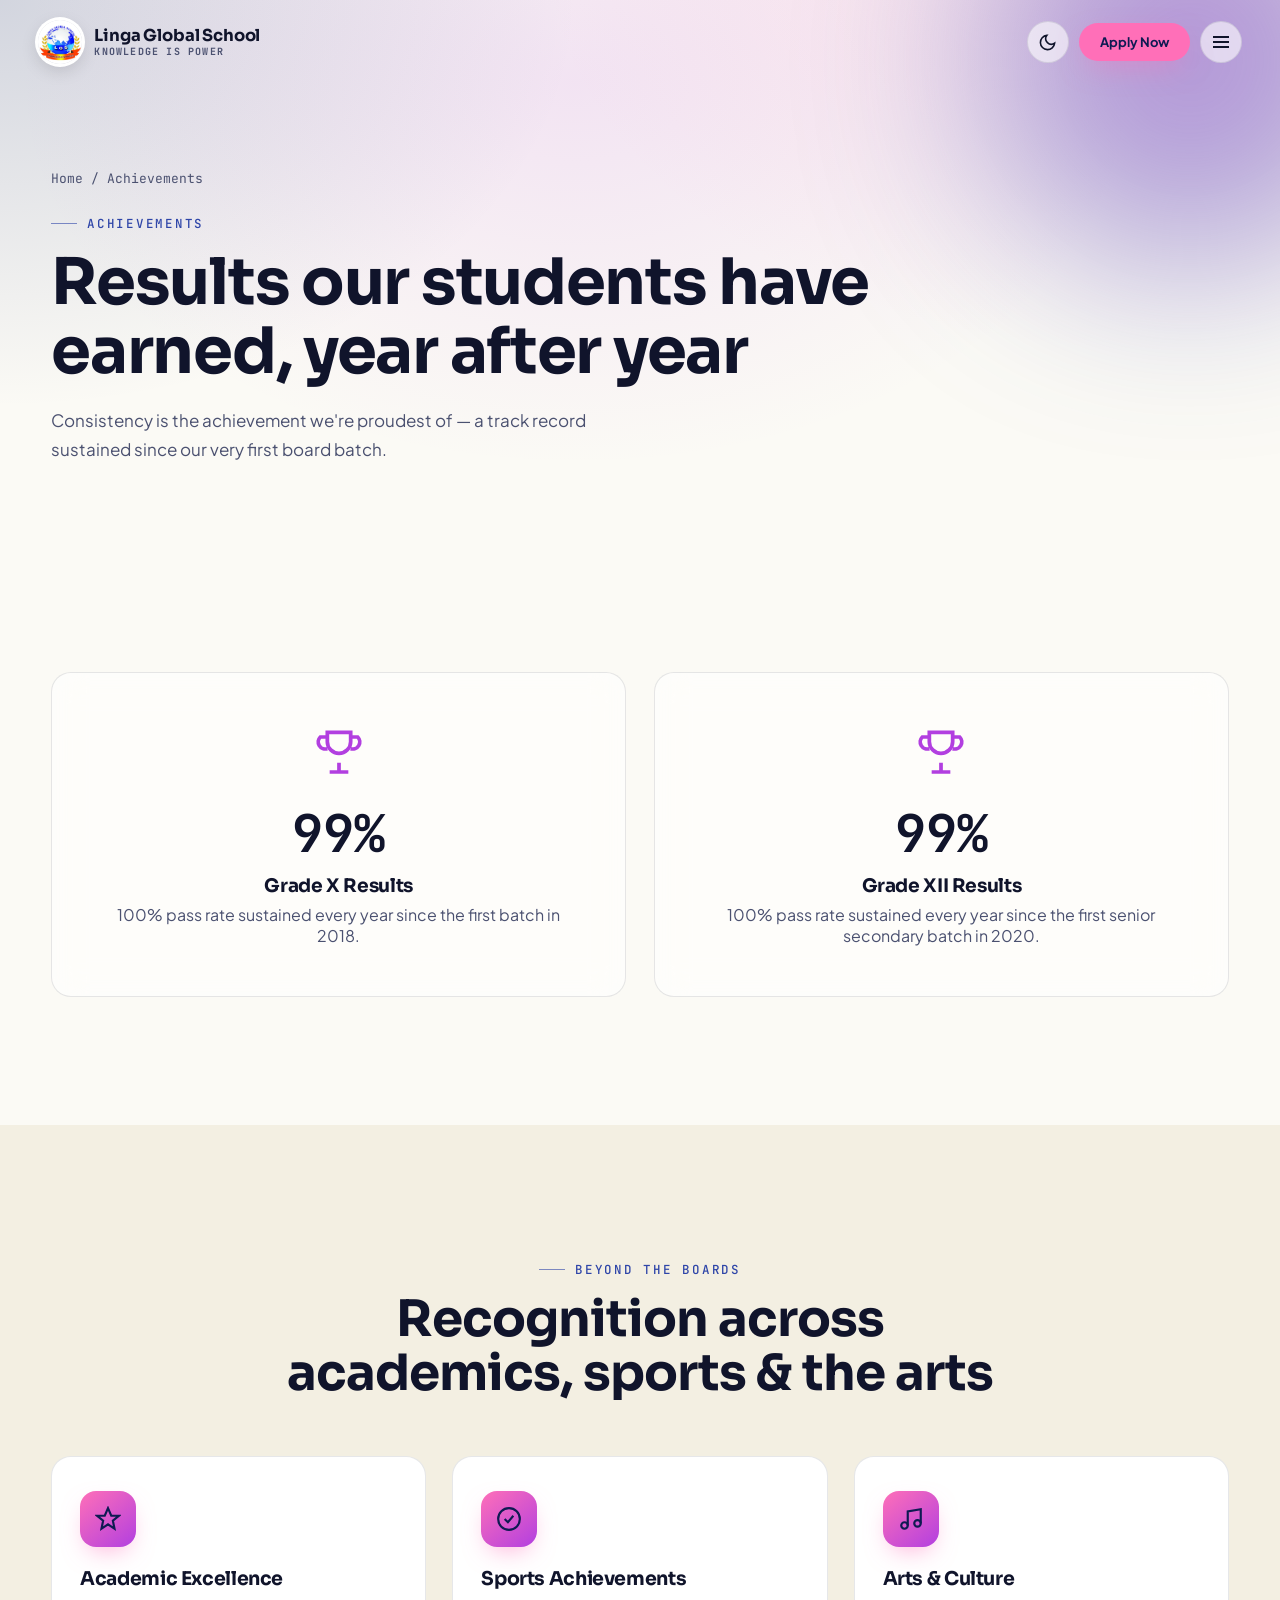
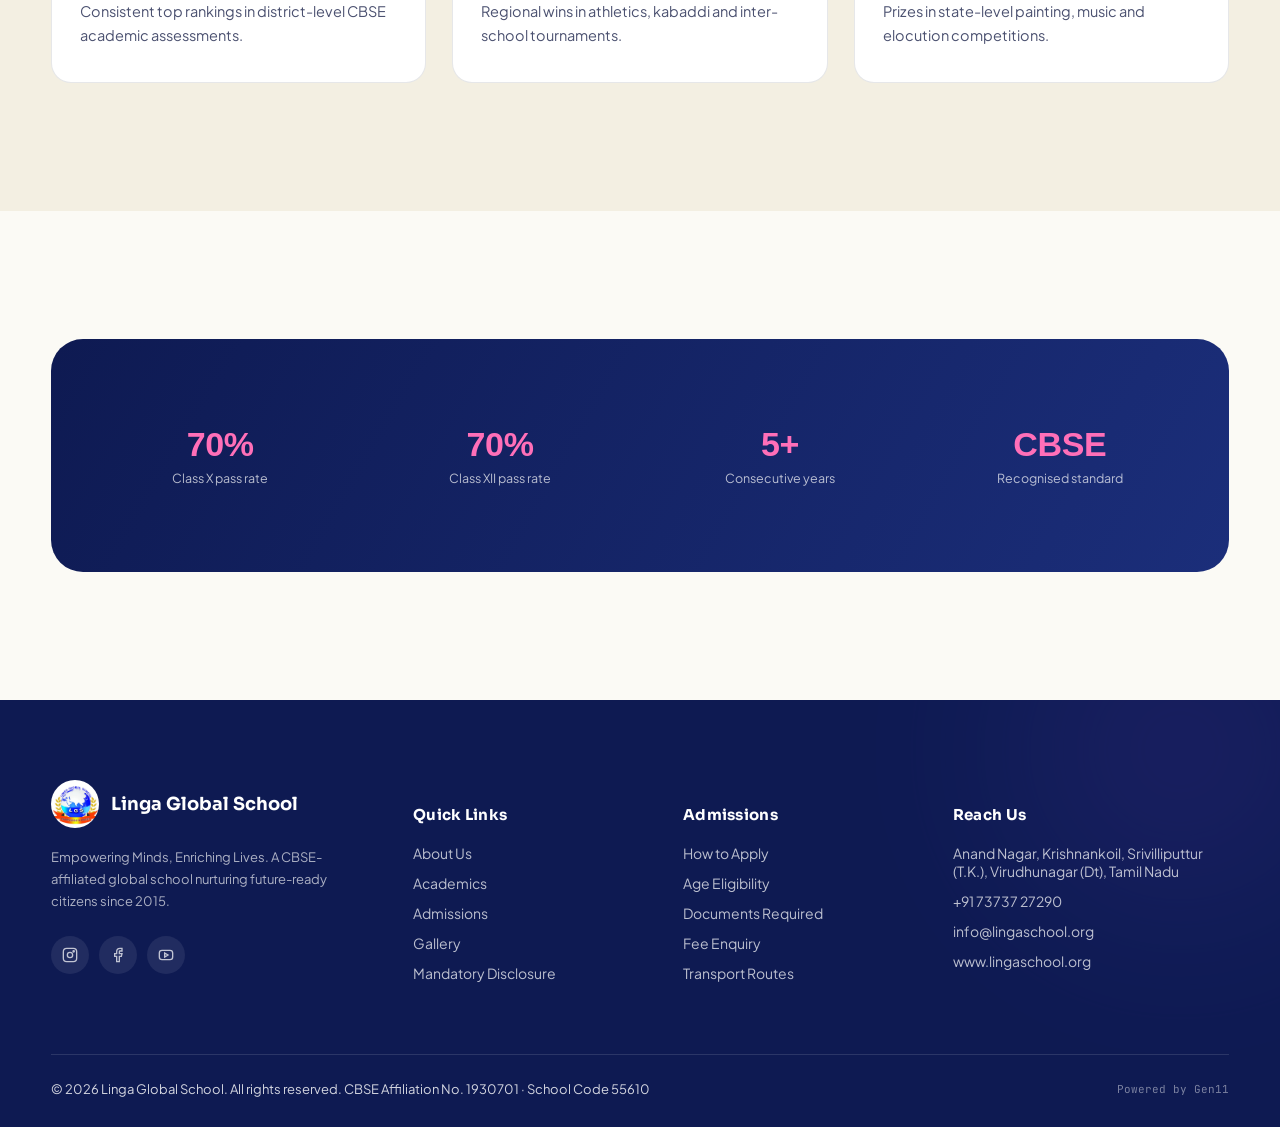
<file: achievements.html>
<!DOCTYPE html>
<html lang="en">
<head>
<meta charset="UTF-8">
<meta name="viewport" content="width=device-width, initial-scale=1.0">
<title>Achievements | Linga Global School</title>
<meta name="description" content="100% Grade X results since 2018 and 100% Grade XII results since 2020 at Linga Global School.">
<meta name="theme-color" content="#1B2E7A">
<link rel="icon" href="assets/images/logo-round.jpg">
<link rel="preconnect" href="https://fonts.googleapis.com">
<link href="https://fonts.googleapis.com/css2?family=Sora:wght@400;500;600;700;800&family=Plus+Jakarta+Sans:wght@400;500;600;700;800&family=JetBrains+Mono:wght@400;500;700&display=swap" rel="stylesheet">
<link rel="stylesheet" href="assets/css/style.css">
</head>
<body>

<div class="loader"><div class="loader-globe"></div></div>

<a href="#main" class="small" style="position:absolute;left:-9999px;top:0;">Skip to content</a>

<nav class="nav" id="siteNav">
  <div class="container nav-inner">
    <a href="index.html" class="brand">
      <img src="assets/images/logo-round.jpg" alt="Linga Global School crest">
      <span class="brand-text"><b>Linga Global School</b><small>Knowledge is Power</small></span>
    </a>
    <div class="nav-links">
        <a href="index.html" class="">Home</a>
        <a href="about.html" class="">About</a>
        <a href="academics.html" class="">Academics</a>
        <a href="admissions.html" class="">Admissions</a>
        <a href="facilities.html" class="">Facilities</a>
        <a href="transport.html" class="">Transport</a>
        <a href="gallery.html" class="">Gallery</a>
        <a href="achievements.html" class="active">Achievements</a>
        <a href="announcements.html" class="">Announcements</a>
        <a href="contact.html" class="">Contact</a>
        <a href="disclosure.html" class="">Disclosure</a>
    </div>
    <div class="nav-actions">
      <button class="theme-toggle" aria-label="Toggle dark mode">
        <svg class="moon" viewBox="0 0 24 24" fill="none" stroke="currentColor" stroke-width="2"><path d="M21 12.79A9 9 0 1 1 11.21 3 7 7 0 0 0 21 12.79z"/></svg>
        <svg class="sun" viewBox="0 0 24 24" fill="none" stroke="currentColor" stroke-width="2"><circle cx="12" cy="12" r="4"/><path d="M12 2v2M12 20v2M4.9 4.9l1.4 1.4M17.7 17.7l1.4 1.4M2 12h2M20 12h2M4.9 19.1l1.4-1.4M17.7 6.3l1.4-1.4"/></svg>
      </button>
      <a href="admissions.html" class="btn btn-primary btn-sm magnetic"><span>Apply Now</span></a>
      <button class="nav-burger" aria-label="Open menu"><span></span></button>
    </div>
  </div>
</nav>

<div class="mobile-panel">
    <a href="index.html">Home</a>
    <a href="about.html">About</a>
    <a href="academics.html">Academics</a>
    <a href="admissions.html">Admissions</a>
    <a href="facilities.html">Facilities</a>
    <a href="transport.html">Transport</a>
    <a href="gallery.html">Gallery</a>
    <a href="achievements.html">Achievements</a>
    <a href="announcements.html">Announcements</a>
    <a href="contact.html">Contact</a>
    <a href="disclosure.html">Disclosure</a>
    <a href="admissions.html" class="btn btn-primary btn-block mt-24"><span>Apply Now</span></a>
</div>

<main id="main">

<section class="page-hero">
  <div class="orbit-field" aria-hidden="true">
    <div class="orb orb-gold" style="width:420px;height:420px;top:-150px;right:-120px;"></div>
  </div>
  <div class="container">
    <div class="crumb"><a href="index.html">Home</a> / Achievements</div>
    <span class="eyebrow" data-reveal>Achievements</span>
    <h1 data-reveal>Results our students have earned, year after year</h1>
    <p data-reveal>Consistency is the achievement we're proudest of — a track record sustained since our very first board batch.</p>
  </div>
</section>

<section>
  <div class="container">
    <div class="grid-2" style="align-items:center;">
      <div class="glass" style="padding:50px;text-align:center;" data-reveal="scale">
        <svg width="56" height="56" viewBox="0 0 24 24" fill="none" stroke="var(--gold)" stroke-width="1.6" style="margin-inline:auto;"><path d="M8 21h8M12 17v4M7 4h10v4a5 5 0 0 1-10 0V4z"/><path d="M7 6H4a3 3 0 0 0 3 5M17 6h3a3 3 0 0 1-3 5"/></svg>
        <b class="mt-16" style="display:block;font-family:var(--f-mono);font-size:52px;" class="text-royal"><span data-counter="100" data-suffix="%">0%</span></b>
        <h3 class="mt-8">Grade X Results</h3>
        <p class="muted mt-8">100% pass rate sustained every year since the first batch in 2018.</p>
      </div>
      <div class="glass" style="padding:50px;text-align:center;" data-reveal="scale">
        <svg width="56" height="56" viewBox="0 0 24 24" fill="none" stroke="var(--gold)" stroke-width="1.6" style="margin-inline:auto;"><path d="M8 21h8M12 17v4M7 4h10v4a5 5 0 0 1-10 0V4z"/><path d="M7 6H4a3 3 0 0 0 3 5M17 6h3a3 3 0 0 1-3 5"/></svg>
        <b class="mt-16" style="display:block;font-family:var(--f-mono);font-size:52px;"><span data-counter="100" data-suffix="%">0%</span></b>
        <h3 class="mt-8">Grade XII Results</h3>
        <p class="muted mt-8">100% pass rate sustained every year since the first senior secondary batch in 2020.</p>
      </div>
    </div>
  </div>
</section>

<section style="background:var(--bg-alt);">
  <div class="container">
    <div class="section-head center" data-reveal>
      <span class="eyebrow">Beyond the boards</span>
      <h2>Recognition across academics, sports &amp; the arts</h2>
    </div>
    <div class="grid-3 stagger">
      <div class="card" data-reveal>
        <div class="icon-wrap"><svg viewBox="0 0 24 24" fill="none" stroke="currentColor" stroke-width="2"><path d="M12 2l3 7h7l-5.5 4.5L18 21l-6-4-6 4 1.5-7.5L2 9h7z"/></svg></div>
        <h3>Academic Excellence</h3><p>Consistent top rankings in district-level CBSE academic assessments.</p>
      </div>
      <div class="card" data-reveal>
        <div class="icon-wrap"><svg viewBox="0 0 24 24" fill="none" stroke="currentColor" stroke-width="2"><circle cx="12" cy="12" r="10"/><path d="M8 12l3 3 5-6"/></svg></div>
        <h3>Sports Achievements</h3><p>Regional wins in athletics, kabaddi and inter-school tournaments.</p>
      </div>
      <div class="card" data-reveal>
        <div class="icon-wrap"><svg viewBox="0 0 24 24" fill="none" stroke="currentColor" stroke-width="2"><path d="M9 18V5l12-2v13"/><circle cx="6" cy="18" r="3"/><circle cx="18" cy="16" r="3"/></svg></div>
        <h3>Arts &amp; Culture</h3><p>Prizes in state-level painting, music and elocution competitions.</p>
      </div>
    </div>
  </div>
</section>

<section>
  <div class="container">
    <div class="counter-band" data-reveal="scale">
      <div class="grid-4">
        <div class="stat-cell"><b data-counter="100" data-suffix="%">0%</b><span>Class X pass rate</span></div>
        <div class="stat-cell"><b data-counter="100" data-suffix="%">0%</b><span>Class XII pass rate</span></div>
        <div class="stat-cell"><b data-counter="8" data-suffix="+">0+</b><span>Consecutive years</span></div>
        <div class="stat-cell"><b>CBSE</b><span>Recognised standard</span></div>
      </div>
    </div>
  </div>
</section>

<footer class="footer">
  <div class="orbit-field" aria-hidden="true">
    <div class="orb orb-gold" style="width:400px;height:400px;top:-150px;right:-100px;opacity:.12"></div>
  </div>
  <div class="container footer-grid">
    <div>
      <div class="footer-brand">
        <img src="assets/images/logo-round.jpg" alt="LGS crest">
        <b>Linga Global School</b>
      </div>
      <p class="small" style="max-width:280px;line-height:1.7;opacity:.8;">Empowering Minds, Enriching Lives. A CBSE-affiliated global school nurturing future-ready citizens since 2015.</p>
      <div class="socials mt-24">
        <a href="https://www.instagram.com/lgs_official_2015/" target="_blank" rel="noopener" aria-label="Instagram"><svg viewBox="0 0 24 24" fill="none" stroke="currentColor" stroke-width="2"><rect x="2" y="2" width="20" height="20" rx="5"/><circle cx="12" cy="12" r="4"/><circle cx="17.5" cy="6.5" r="1"/></svg></a>
        <a href="https://www.facebook.com" target="_blank" rel="noopener" aria-label="Facebook"><svg viewBox="0 0 24 24" fill="none" stroke="currentColor" stroke-width="2"><path d="M18 2h-3a5 5 0 0 0-5 5v3H7v4h3v8h4v-8h3l1-4h-4V7a1 1 0 0 1 1-1h3z"/></svg></a>
        <a href="https://www.youtube.com" target="_blank" rel="noopener" aria-label="YouTube"><svg viewBox="0 0 24 24" fill="none" stroke="currentColor" stroke-width="2"><rect x="2" y="5" width="20" height="14" rx="4"/><path d="M10 9l5 3-5 3z"/></svg></a>
      </div>
    </div>
    <div>
      <h5>Quick Links</h5>
      <ul>
        <li><a href="about.html">About Us</a></li>
        <li><a href="academics.html">Academics</a></li>
        <li><a href="admissions.html">Admissions</a></li>
        <li><a href="gallery.html">Gallery</a></li>
        <li><a href="disclosure.html">Mandatory Disclosure</a></li>
      </ul>
    </div>
    <div>
      <h5>Admissions</h5>
      <ul>
        <li><a href="admissions.html">How to Apply</a></li>
        <li><a href="admissions.html#eligibility">Age Eligibility</a></li>
        <li><a href="admissions.html#documents">Documents Required</a></li>
        <li><a href="contact.html">Fee Enquiry</a></li>
        <li><a href="transport.html">Transport Routes</a></li>
      </ul>
    </div>
    <div>
      <h5>Reach Us</h5>
      <ul>
        <li><a href="https://maps.google.com/?q=Linga+Global+School+Anand+Nagar+Krishnankoil+Srivilliputtur+Virudhunagar+Tamil+Nadu" target="_blank" rel="noopener">Anand Nagar, Krishnankoil, Srivilliputtur (T.K.), Virudhunagar (Dt), Tamil Nadu</a></li>
        <li><a href="tel:+917373727290">+91 73737 27290</a></li>
        <li><a href="mailto:info@lingaschool.org">info@lingaschool.org</a></li>
        <li><a href="https://www.lingaschool.org" target="_blank" rel="noopener">www.lingaschool.org</a></li>
      </ul>
    </div>
  </div>
  <div class="container footer-bottom">
    <span>&copy; <span id="year"></span> Linga Global School. All rights reserved. CBSE Affiliation No. 1930701 &middot; School Code 55610</span>
    <span class="credit">Powered by Gen11</span>
  </div>
</footer>

<div class="back-top" aria-label="Back to top">
  <svg width="18" height="18" viewBox="0 0 24 24" fill="none" stroke="currentColor" stroke-width="2.4"><path d="M12 19V5M5 12l7-7 7 7"/></svg>
</div>

<script>document.getElementById('year') && (document.getElementById('year').textContent = new Date().getFullYear());</script>
<script src="assets/js/main.js"></script>

</main>
</body>
</html>
</file>
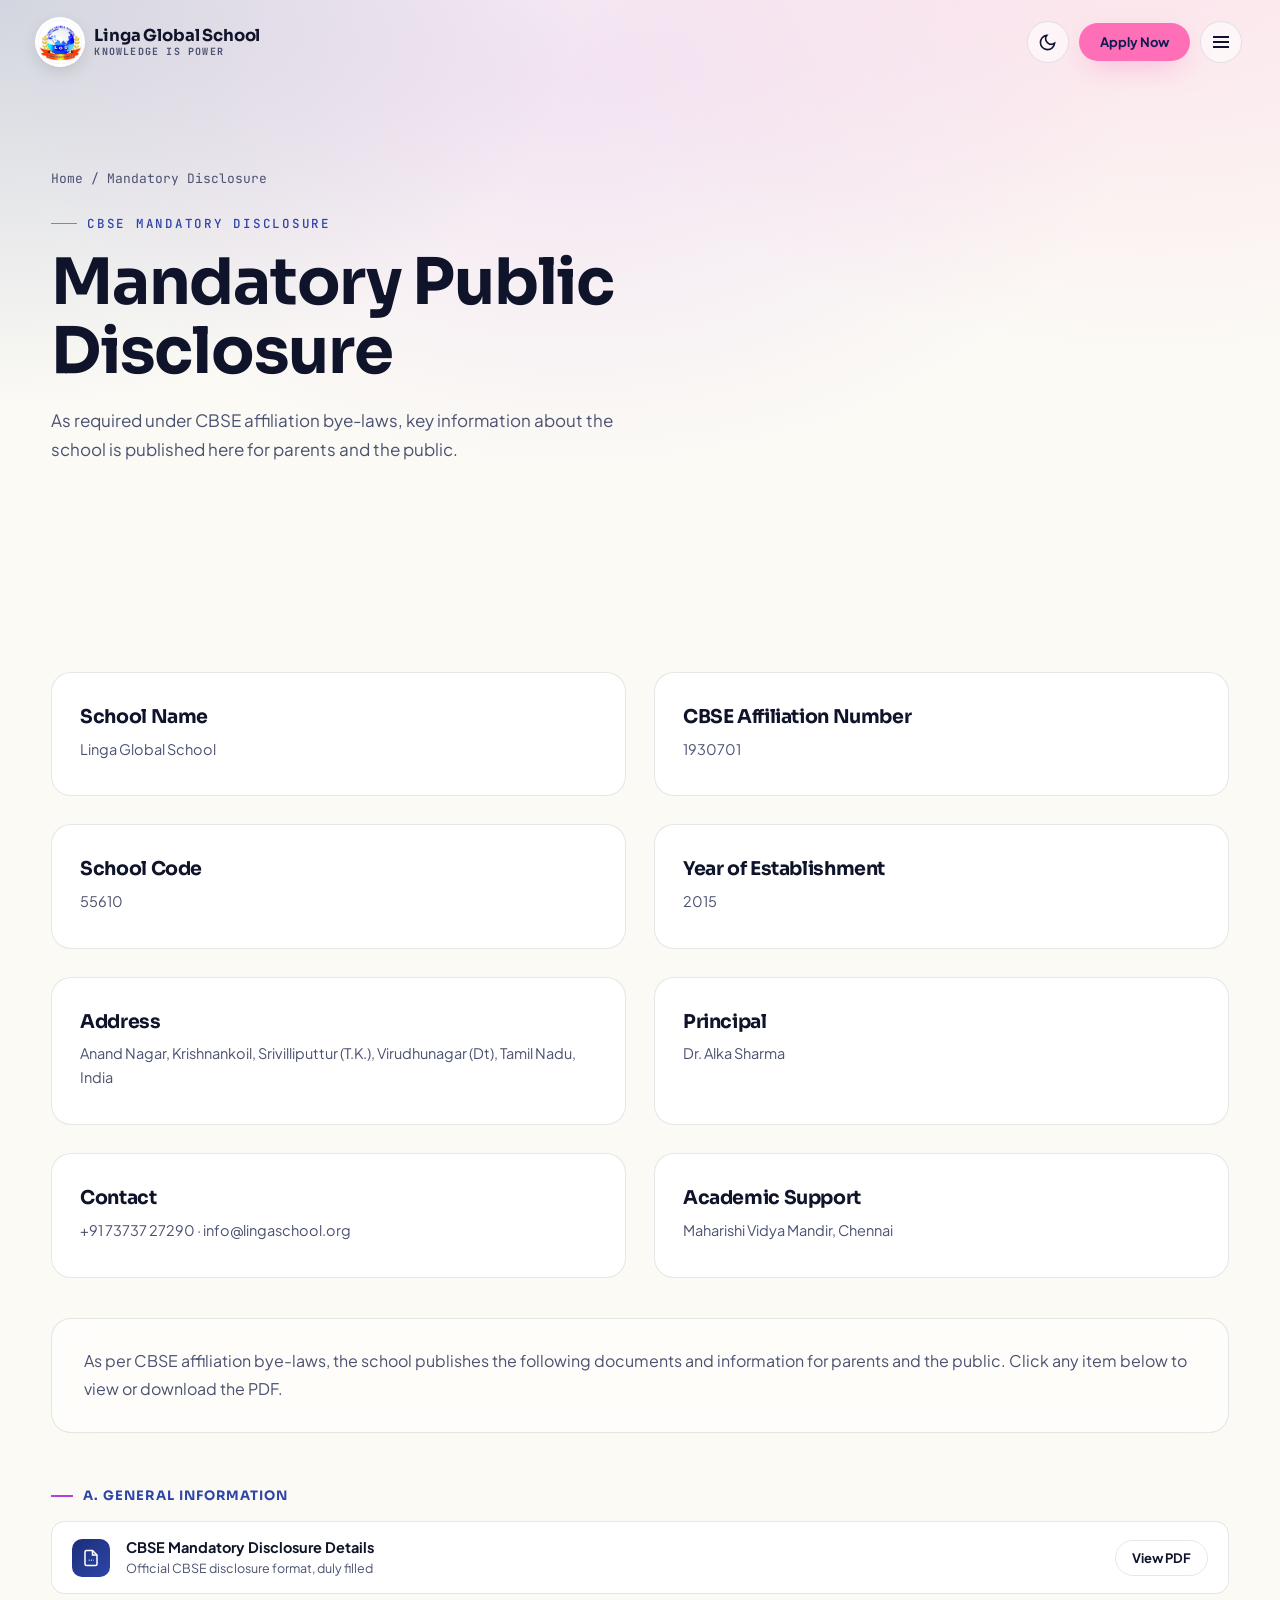
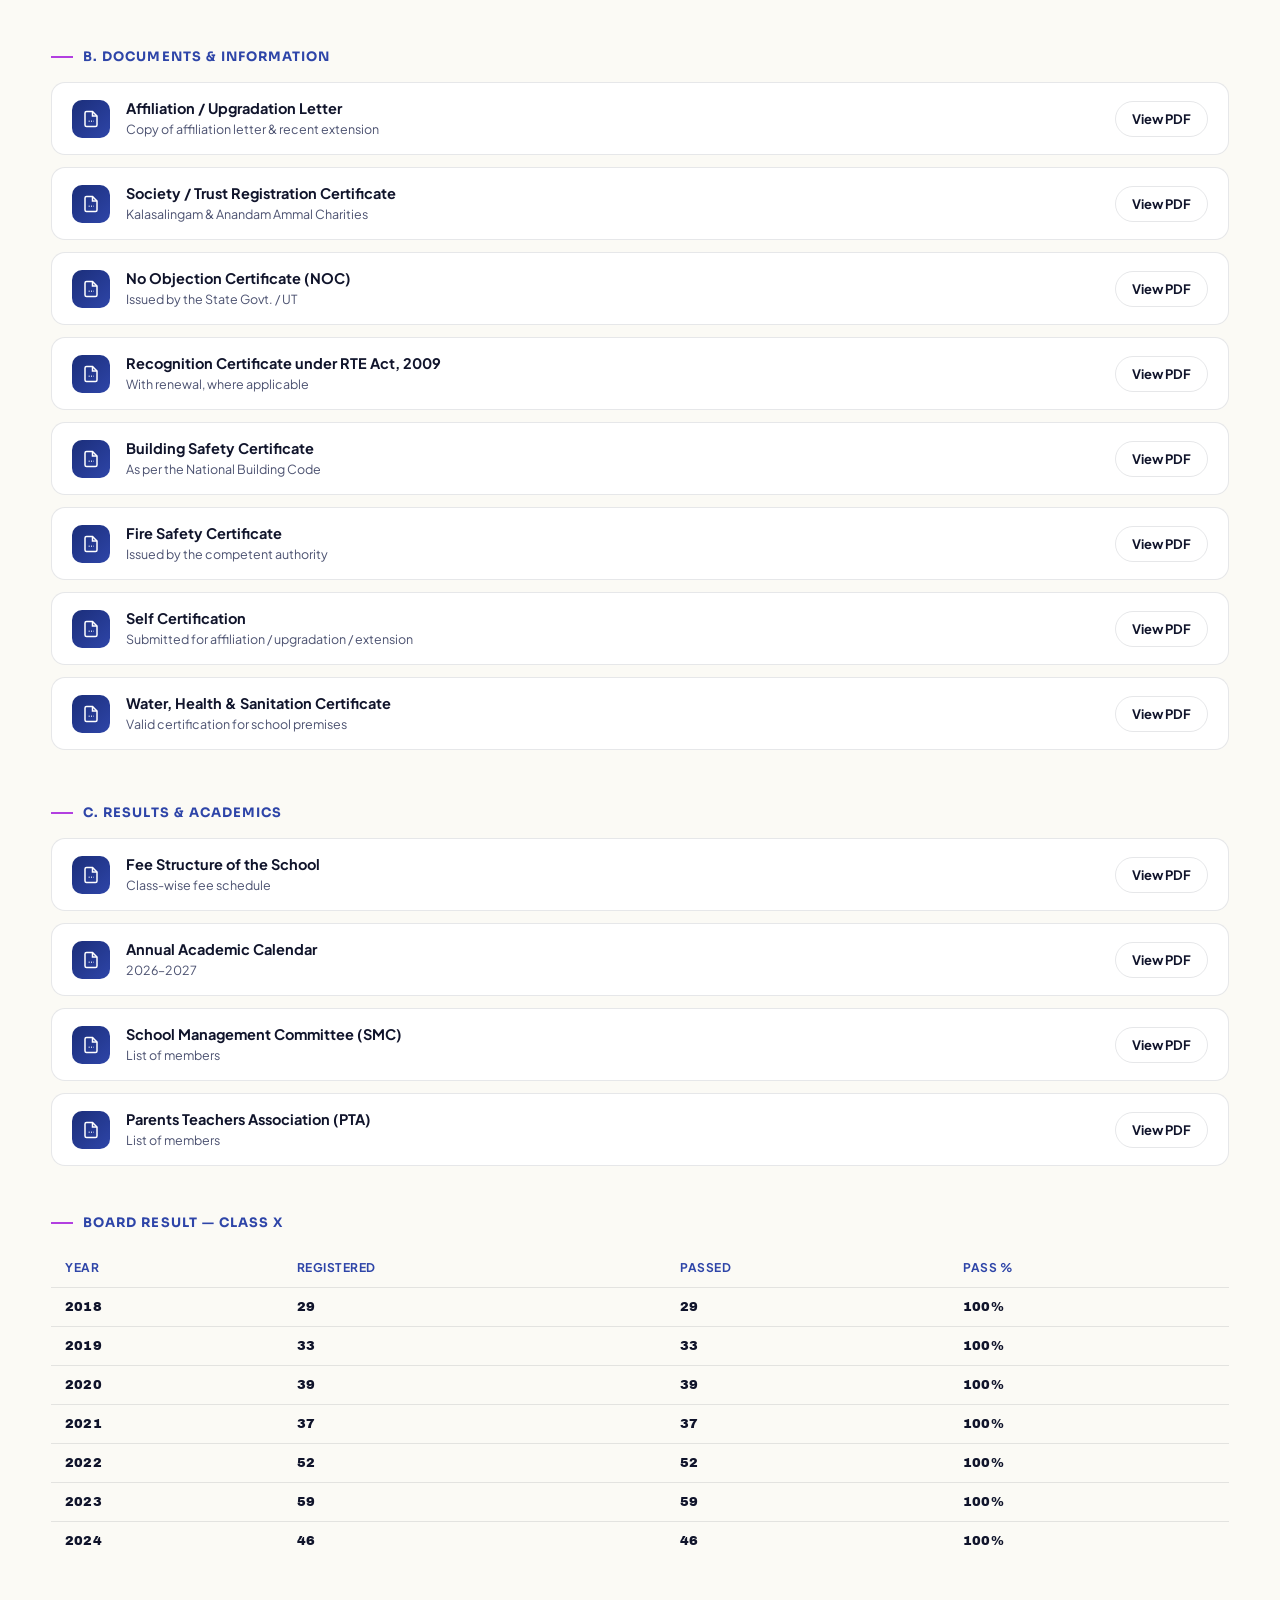
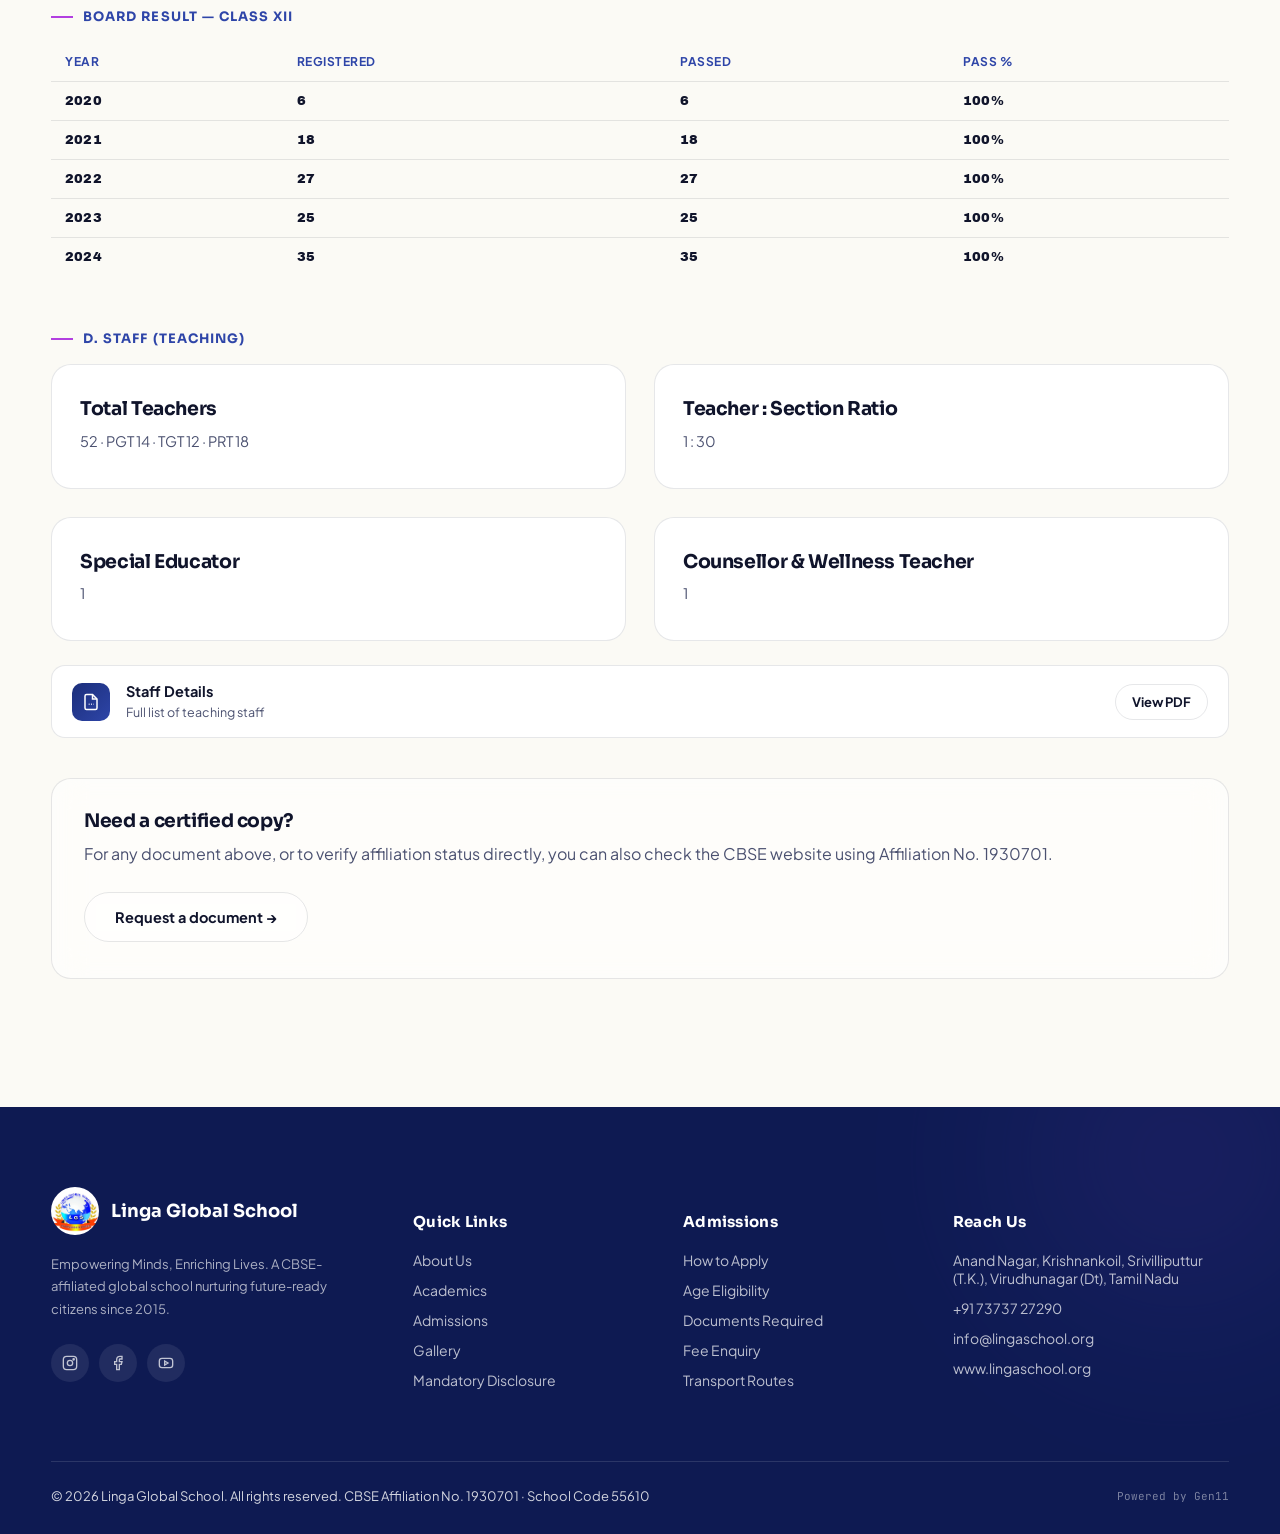
<file: disclosure.html>
<!DOCTYPE html>
<html lang="en">
<head>
<meta charset="UTF-8">
<meta name="viewport" content="width=device-width, initial-scale=1.0">
<title>Mandatory Disclosure | Linga Global School</title>
<meta name="description" content="CBSE Mandatory Public Disclosure information for Linga Global School.">
<meta name="theme-color" content="#1B2E7A">
<link rel="icon" href="assets/images/logo-round.jpg">
<link rel="preconnect" href="https://fonts.googleapis.com">
<link href="https://fonts.googleapis.com/css2?family=Sora:wght@400;500;600;700;800&family=Plus+Jakarta+Sans:wght@400;500;600;700;800&family=JetBrains+Mono:wght@400;500;700&family=Archivo+Black&display=swap" rel="stylesheet">
<link rel="stylesheet" href="assets/css/style.css">
</head>
<body>

<div class="loader"><div class="loader-globe"></div></div>

<a href="#main" class="small" style="position:absolute;left:-9999px;top:0;">Skip to content</a>

<nav class="nav" id="siteNav">
  <div class="container nav-inner">
    <a href="index.html" class="brand">
      <img src="assets/images/logo-round.jpg" alt="Linga Global School crest">
      <span class="brand-text"><b>Linga Global School</b><small>Knowledge is Power</small></span>
    </a>
    <div class="nav-links">
        <a href="index.html" class="">Home</a>
        <a href="about.html" class="">About</a>
        <a href="academics.html" class="">Academics</a>
        <a href="admissions.html" class="">Admissions</a>
        <a href="facilities.html" class="">Facilities</a>
        <a href="transport.html" class="">Transport</a>
        <a href="gallery.html" class="">Gallery</a>
        <a href="achievements.html" class="">Achievements</a>
        <a href="announcements.html" class="">Announcements</a>
        <a href="contact.html" class="">Contact</a>
        <a href="disclosure.html" class="active">Disclosure</a>
    </div>
    <div class="nav-actions">
      <button class="theme-toggle" aria-label="Toggle dark mode">
        <svg class="moon" viewBox="0 0 24 24" fill="none" stroke="currentColor" stroke-width="2"><path d="M21 12.79A9 9 0 1 1 11.21 3 7 7 0 0 0 21 12.79z"/></svg>
        <svg class="sun" viewBox="0 0 24 24" fill="none" stroke="currentColor" stroke-width="2"><circle cx="12" cy="12" r="4"/><path d="M12 2v2M12 20v2M4.9 4.9l1.4 1.4M17.7 17.7l1.4 1.4M2 12h2M20 12h2M4.9 19.1l1.4-1.4M17.7 6.3l1.4-1.4"/></svg>
      </button>
      <a href="admissions.html" class="btn btn-primary btn-sm magnetic"><span>Apply Now</span></a>
      <button class="nav-burger" aria-label="Open menu"><span></span></button>
    </div>
  </div>
</nav>

<div class="mobile-panel">
    <a href="index.html">Home</a>
    <a href="about.html">About</a>
    <a href="academics.html">Academics</a>
    <a href="admissions.html">Admissions</a>
    <a href="facilities.html">Facilities</a>
    <a href="transport.html">Transport</a>
    <a href="gallery.html">Gallery</a>
    <a href="achievements.html">Achievements</a>
    <a href="announcements.html">Announcements</a>
    <a href="contact.html">Contact</a>
    <a href="disclosure.html">Disclosure</a>
    <a href="admissions.html" class="btn btn-primary btn-block mt-24"><span>Apply Now</span></a>
</div>

<main id="main">

<section class="page-hero">
  <div class="container">
    <div class="crumb"><a href="index.html">Home</a> / Mandatory Disclosure</div>
    <span class="eyebrow" data-reveal>CBSE Mandatory Disclosure</span>
    <h1 data-reveal>Mandatory Public Disclosure</h1>
    <p data-reveal>As required under CBSE affiliation bye-laws, key information about the school is published here for parents and the public.</p>
  </div>
</section>

<section>
  <div class="container">
    <div class="grid-2 stagger">
      <div class="card" data-reveal><h3>School Name</h3><p class="mt-8">Linga Global School</p></div>
      <div class="card" data-reveal><h3>CBSE Affiliation Number</h3><p class="mt-8">1930701</p></div>
      <div class="card" data-reveal><h3>School Code</h3><p class="mt-8">55610</p></div>
      <div class="card" data-reveal><h3>Year of Establishment</h3><p class="mt-8">2015</p></div>
      <div class="card" data-reveal><h3>Address</h3><p class="mt-8">Anand Nagar, Krishnankoil, Srivilliputtur (T.K.), Virudhunagar (Dt), Tamil Nadu, India</p></div>
      <div class="card" data-reveal><h3>Principal</h3><p class="mt-8">Dr. Alka Sharma</p></div>
      <div class="card" data-reveal><h3>Contact</h3><p class="mt-8">+91 73737 27290 &middot; info@lingaschool.org</p></div>
      <div class="card" data-reveal><h3>Academic Support</h3><p class="mt-8">Maharishi Vidya Mandir, Chennai</p></div>
    </div>

    <div class="glass mt-40" style="padding:28px 32px;" data-reveal>
      <p class="muted" style="line-height:1.8;">As per CBSE affiliation bye-laws, the school publishes the following documents and information for parents and the public. Click any item below to view or download the PDF.</p>
    </div>

    <!-- SECTION A -->
    <div class="doc-section" data-reveal>
      <h3 class="doc-heading">A. General Information</h3>
      <div class="doc-list">
        <div class="doc-row">
          <span class="doc-icon"><svg viewBox="0 0 24 24" fill="none" stroke="currentColor" stroke-width="2"><path d="M14 2H6a2 2 0 0 0-2 2v16a2 2 0 0 0 2 2h12a2 2 0 0 0 2-2V8z"/><path d="M14 2v6h6"/><path d="M9 15h1M12 15h1M15 15h.5"/></svg></span>
          <div class="doc-info"><b>CBSE Mandatory Disclosure Details</b><span>Official CBSE disclosure format, duly filled</span></div>
          <a class="btn btn-outline btn-sm" href="assets/documents/mandatory/cbse-mandatory-disclosure-format.pdf" target="_blank" rel="noopener"><span>View PDF</span></a>
        </div>
      </div>
    </div>

    <!-- SECTION B -->
    <div class="doc-section" data-reveal>
      <h3 class="doc-heading">B. Documents &amp; Information</h3>
      <div class="doc-list">
        <div class="doc-row"><span class="doc-icon"><svg viewBox="0 0 24 24" fill="none" stroke="currentColor" stroke-width="2"><path d="M14 2H6a2 2 0 0 0-2 2v16a2 2 0 0 0 2 2h12a2 2 0 0 0 2-2V8z"/><path d="M14 2v6h6"/><path d="M9 15h1M12 15h1M15 15h.5"/></svg></span><div class="doc-info"><b>Affiliation / Upgradation Letter</b><span>Copy of affiliation letter &amp; recent extension</span></div><a class="btn btn-outline btn-sm" href="assets/documents/mandatory/affiliation-letter.pdf" target="_blank" rel="noopener"><span>View PDF</span></a></div>
        <div class="doc-row"><span class="doc-icon"><svg viewBox="0 0 24 24" fill="none" stroke="currentColor" stroke-width="2"><path d="M14 2H6a2 2 0 0 0-2 2v16a2 2 0 0 0 2 2h12a2 2 0 0 0 2-2V8z"/><path d="M14 2v6h6"/><path d="M9 15h1M12 15h1M15 15h.5"/></svg></span><div class="doc-info"><b>Society / Trust Registration Certificate</b><span>Kalasalingam &amp; Anandam Ammal Charities</span></div><a class="btn btn-outline btn-sm" href="assets/documents/mandatory/trust-deed.pdf" target="_blank" rel="noopener"><span>View PDF</span></a></div>
        <div class="doc-row"><span class="doc-icon"><svg viewBox="0 0 24 24" fill="none" stroke="currentColor" stroke-width="2"><path d="M14 2H6a2 2 0 0 0-2 2v16a2 2 0 0 0 2 2h12a2 2 0 0 0 2-2V8z"/><path d="M14 2v6h6"/><path d="M9 15h1M12 15h1M15 15h.5"/></svg></span><div class="doc-info"><b>No Objection Certificate (NOC)</b><span>Issued by the State Govt. / UT</span></div><a class="btn btn-outline btn-sm" href="assets/documents/mandatory/noc-state-govt.pdf" target="_blank" rel="noopener"><span>View PDF</span></a></div>
        <div class="doc-row"><span class="doc-icon"><svg viewBox="0 0 24 24" fill="none" stroke="currentColor" stroke-width="2"><path d="M14 2H6a2 2 0 0 0-2 2v16a2 2 0 0 0 2 2h12a2 2 0 0 0 2-2V8z"/><path d="M14 2v6h6"/><path d="M9 15h1M12 15h1M15 15h.5"/></svg></span><div class="doc-info"><b>Recognition Certificate under RTE Act, 2009</b><span>With renewal, where applicable</span></div><a class="btn btn-outline btn-sm" href="assets/documents/mandatory/rte-recognition-certificate.pdf" target="_blank" rel="noopener"><span>View PDF</span></a></div>
        <div class="doc-row"><span class="doc-icon"><svg viewBox="0 0 24 24" fill="none" stroke="currentColor" stroke-width="2"><path d="M14 2H6a2 2 0 0 0-2 2v16a2 2 0 0 0 2 2h12a2 2 0 0 0 2-2V8z"/><path d="M14 2v6h6"/><path d="M9 15h1M12 15h1M15 15h.5"/></svg></span><div class="doc-info"><b>Building Safety Certificate</b><span>As per the National Building Code</span></div><a class="btn btn-outline btn-sm" href="assets/documents/mandatory/building-safety-certificate.pdf" target="_blank" rel="noopener"><span>View PDF</span></a></div>
        <div class="doc-row"><span class="doc-icon"><svg viewBox="0 0 24 24" fill="none" stroke="currentColor" stroke-width="2"><path d="M14 2H6a2 2 0 0 0-2 2v16a2 2 0 0 0 2 2h12a2 2 0 0 0 2-2V8z"/><path d="M14 2v6h6"/><path d="M9 15h1M12 15h1M15 15h.5"/></svg></span><div class="doc-info"><b>Fire Safety Certificate</b><span>Issued by the competent authority</span></div><a class="btn btn-outline btn-sm" href="assets/documents/mandatory/fire-safety-certificate.pdf" target="_blank" rel="noopener"><span>View PDF</span></a></div>
        <div class="doc-row"><span class="doc-icon"><svg viewBox="0 0 24 24" fill="none" stroke="currentColor" stroke-width="2"><path d="M14 2H6a2 2 0 0 0-2 2v16a2 2 0 0 0 2 2h12a2 2 0 0 0 2-2V8z"/><path d="M14 2v6h6"/><path d="M9 15h1M12 15h1M15 15h.5"/></svg></span><div class="doc-info"><b>Self Certification</b><span>Submitted for affiliation / upgradation / extension</span></div><a class="btn btn-outline btn-sm" href="assets/documents/mandatory/self-certification.pdf" target="_blank" rel="noopener"><span>View PDF</span></a></div>
        <div class="doc-row"><span class="doc-icon"><svg viewBox="0 0 24 24" fill="none" stroke="currentColor" stroke-width="2"><path d="M14 2H6a2 2 0 0 0-2 2v16a2 2 0 0 0 2 2h12a2 2 0 0 0 2-2V8z"/><path d="M14 2v6h6"/><path d="M9 15h1M12 15h1M15 15h.5"/></svg></span><div class="doc-info"><b>Water, Health &amp; Sanitation Certificate</b><span>Valid certification for school premises</span></div><a class="btn btn-outline btn-sm" href="assets/documents/mandatory/water-health-sanitation-certificate.pdf" target="_blank" rel="noopener"><span>View PDF</span></a></div>
      </div>
    </div>

    <!-- SECTION C -->
    <div class="doc-section" data-reveal>
      <h3 class="doc-heading">C. Results &amp; Academics</h3>
      <div class="doc-list">
        <div class="doc-row"><span class="doc-icon"><svg viewBox="0 0 24 24" fill="none" stroke="currentColor" stroke-width="2"><path d="M14 2H6a2 2 0 0 0-2 2v16a2 2 0 0 0 2 2h12a2 2 0 0 0 2-2V8z"/><path d="M14 2v6h6"/><path d="M9 15h1M12 15h1M15 15h.5"/></svg></span><div class="doc-info"><b>Fee Structure of the School</b><span>Class-wise fee schedule</span></div><a class="btn btn-outline btn-sm" href="assets/documents/mandatory/fee-structure.pdf" target="_blank" rel="noopener"><span>View PDF</span></a></div>
        <div class="doc-row"><span class="doc-icon"><svg viewBox="0 0 24 24" fill="none" stroke="currentColor" stroke-width="2"><path d="M14 2H6a2 2 0 0 0-2 2v16a2 2 0 0 0 2 2h12a2 2 0 0 0 2-2V8z"/><path d="M14 2v6h6"/><path d="M9 15h1M12 15h1M15 15h.5"/></svg></span><div class="doc-info"><b>Annual Academic Calendar</b><span>2026–2027</span></div><a class="btn btn-outline btn-sm" href="assets/documents/mandatory/academic-calendar.pdf" target="_blank" rel="noopener"><span>View PDF</span></a></div>
        <div class="doc-row"><span class="doc-icon"><svg viewBox="0 0 24 24" fill="none" stroke="currentColor" stroke-width="2"><path d="M14 2H6a2 2 0 0 0-2 2v16a2 2 0 0 0 2 2h12a2 2 0 0 0 2-2V8z"/><path d="M14 2v6h6"/><path d="M9 15h1M12 15h1M15 15h.5"/></svg></span><div class="doc-info"><b>School Management Committee (SMC)</b><span>List of members</span></div><a class="btn btn-outline btn-sm" href="assets/documents/mandatory/smc-list.pdf" target="_blank" rel="noopener"><span>View PDF</span></a></div>
        <div class="doc-row"><span class="doc-icon"><svg viewBox="0 0 24 24" fill="none" stroke="currentColor" stroke-width="2"><path d="M14 2H6a2 2 0 0 0-2 2v16a2 2 0 0 0 2 2h12a2 2 0 0 0 2-2V8z"/><path d="M14 2v6h6"/><path d="M9 15h1M12 15h1M15 15h.5"/></svg></span><div class="doc-info"><b>Parents Teachers Association (PTA)</b><span>List of members</span></div><a class="btn btn-outline btn-sm" href="assets/documents/mandatory/pta-members-list.pdf" target="_blank" rel="noopener"><span>View PDF</span></a></div>
      </div>

      <div class="doc-table-wrap">
        <h3 class="doc-heading" style="margin-top:32px;">Board Result — Class X</h3>
        <table class="doc-table">
          <thead><tr><th>Year</th><th>Registered</th><th>Passed</th><th>Pass %</th></tr></thead>
          <tbody>
            <tr><td>2018</td><td>29</td><td>29</td><td>100%</td></tr>
            <tr><td>2019</td><td>33</td><td>33</td><td>100%</td></tr>
            <tr><td>2020</td><td>39</td><td>39</td><td>100%</td></tr>
            <tr><td>2021</td><td>37</td><td>37</td><td>100%</td></tr>
            <tr><td>2022</td><td>52</td><td>52</td><td>100%</td></tr>
            <tr><td>2023</td><td>59</td><td>59</td><td>100%</td></tr>
            <tr><td>2024</td><td>46</td><td>46</td><td>100%</td></tr>
          </tbody>
        </table>
      </div>

      <div class="doc-table-wrap">
        <h3 class="doc-heading" style="margin-top:32px;">Board Result — Class XII</h3>
        <table class="doc-table">
          <thead><tr><th>Year</th><th>Registered</th><th>Passed</th><th>Pass %</th></tr></thead>
          <tbody>
            <tr><td>2020</td><td>6</td><td>6</td><td>100%</td></tr>
            <tr><td>2021</td><td>18</td><td>18</td><td>100%</td></tr>
            <tr><td>2022</td><td>27</td><td>27</td><td>100%</td></tr>
            <tr><td>2023</td><td>25</td><td>25</td><td>100%</td></tr>
            <tr><td>2024</td><td>35</td><td>35</td><td>100%</td></tr>
          </tbody>
        </table>
      </div>
    </div>

    <!-- SECTION D -->
    <div class="doc-section" data-reveal>
      <h3 class="doc-heading">D. Staff (Teaching)</h3>
      <div class="grid-2 stagger">
        <div class="card" data-reveal><h3>Total Teachers</h3><p class="mt-8">52 &middot; PGT 14 &middot; TGT 12 &middot; PRT 18</p></div>
        <div class="card" data-reveal><h3>Teacher : Section Ratio</h3><p class="mt-8">1 : 30</p></div>
        <div class="card" data-reveal><h3>Special Educator</h3><p class="mt-8">1</p></div>
        <div class="card" data-reveal><h3>Counsellor &amp; Wellness Teacher</h3><p class="mt-8">1</p></div>
      </div>
      <div class="doc-list mt-24">
        <div class="doc-row"><span class="doc-icon"><svg viewBox="0 0 24 24" fill="none" stroke="currentColor" stroke-width="2"><path d="M14 2H6a2 2 0 0 0-2 2v16a2 2 0 0 0 2 2h12a2 2 0 0 0 2-2V8z"/><path d="M14 2v6h6"/><path d="M9 15h1M12 15h1M15 15h.5"/></svg></span><div class="doc-info"><b>Staff Details</b><span>Full list of teaching staff</span></div><a class="btn btn-outline btn-sm" href="assets/documents/mandatory/staff-details.pdf" target="_blank" rel="noopener"><span>View PDF</span></a></div>
      </div>
    </div>

    <div class="glass mt-40" style="padding:32px;" data-reveal>
      <h3>Need a certified copy?</h3>
      <p class="muted mt-8" style="line-height:1.8;">For any document above, or to verify affiliation status directly, you can also check the CBSE website using Affiliation No. 1930701.</p>
      <a href="contact.html" class="btn btn-outline magnetic mt-24"><span>Request a document →</span></a>
    </div>
  </div>
</section>

<footer class="footer">
  <div class="orbit-field" aria-hidden="true">
    <div class="orb orb-gold" style="width:400px;height:400px;top:-150px;right:-100px;opacity:.12"></div>
  </div>
  <div class="container footer-grid">
    <div>
      <div class="footer-brand">
        <img src="assets/images/logo-round.jpg" alt="LGS crest">
        <b>Linga Global School</b>
      </div>
      <p class="small" style="max-width:280px;line-height:1.7;opacity:.8;">Empowering Minds, Enriching Lives. A CBSE-affiliated global school nurturing future-ready citizens since 2015.</p>
      <div class="socials mt-24">
        <a href="https://www.instagram.com/lgs_official_2015/" target="_blank" rel="noopener" aria-label="Instagram"><svg viewBox="0 0 24 24" fill="none" stroke="currentColor" stroke-width="2"><rect x="2" y="2" width="20" height="20" rx="5"/><circle cx="12" cy="12" r="4"/><circle cx="17.5" cy="6.5" r="1"/></svg></a>
        <a href="https://www.facebook.com" target="_blank" rel="noopener" aria-label="Facebook"><svg viewBox="0 0 24 24" fill="none" stroke="currentColor" stroke-width="2"><path d="M18 2h-3a5 5 0 0 0-5 5v3H7v4h3v8h4v-8h3l1-4h-4V7a1 1 0 0 1 1-1h3z"/></svg></a>
        <a href="https://www.youtube.com" target="_blank" rel="noopener" aria-label="YouTube"><svg viewBox="0 0 24 24" fill="none" stroke="currentColor" stroke-width="2"><rect x="2" y="5" width="20" height="14" rx="4"/><path d="M10 9l5 3-5 3z"/></svg></a>
      </div>
    </div>
    <div>
      <h5>Quick Links</h5>
      <ul>
        <li><a href="about.html">About Us</a></li>
        <li><a href="academics.html">Academics</a></li>
        <li><a href="admissions.html">Admissions</a></li>
        <li><a href="gallery.html">Gallery</a></li>
        <li><a href="disclosure.html">Mandatory Disclosure</a></li>
      </ul>
    </div>
    <div>
      <h5>Admissions</h5>
      <ul>
        <li><a href="admissions.html">How to Apply</a></li>
        <li><a href="admissions.html#eligibility">Age Eligibility</a></li>
        <li><a href="admissions.html#documents">Documents Required</a></li>
        <li><a href="contact.html">Fee Enquiry</a></li>
        <li><a href="transport.html">Transport Routes</a></li>
      </ul>
    </div>
    <div>
      <h5>Reach Us</h5>
      <ul>
        <li><a href="https://maps.google.com/?q=Linga+Global+School+Anand+Nagar+Krishnankoil+Srivilliputtur+Virudhunagar+Tamil+Nadu" target="_blank" rel="noopener">Anand Nagar, Krishnankoil, Srivilliputtur (T.K.), Virudhunagar (Dt), Tamil Nadu</a></li>
        <li><a href="tel:+917373727290">+91 73737 27290</a></li>
        <li><a href="mailto:info@lingaschool.org">info@lingaschool.org</a></li>
        <li><a href="https://www.lingaschool.org" target="_blank" rel="noopener">www.lingaschool.org</a></li>
      </ul>
    </div>
  </div>
  <div class="container footer-bottom">
    <span>&copy; <span id="year"></span> Linga Global School. All rights reserved. CBSE Affiliation No. 1930701 &middot; School Code 55610</span>
    <span class="credit">Powered by Gen11</span>
  </div>
</footer>

<div class="back-top" aria-label="Back to top">
  <svg width="18" height="18" viewBox="0 0 24 24" fill="none" stroke="currentColor" stroke-width="2.4"><path d="M12 19V5M5 12l7-7 7 7"/></svg>
</div>

<script>document.getElementById('year') && (document.getElementById('year').textContent = new Date().getFullYear());</script>
<script src="assets/js/main.js"></script>

</main>
</body>
</html>
</file>
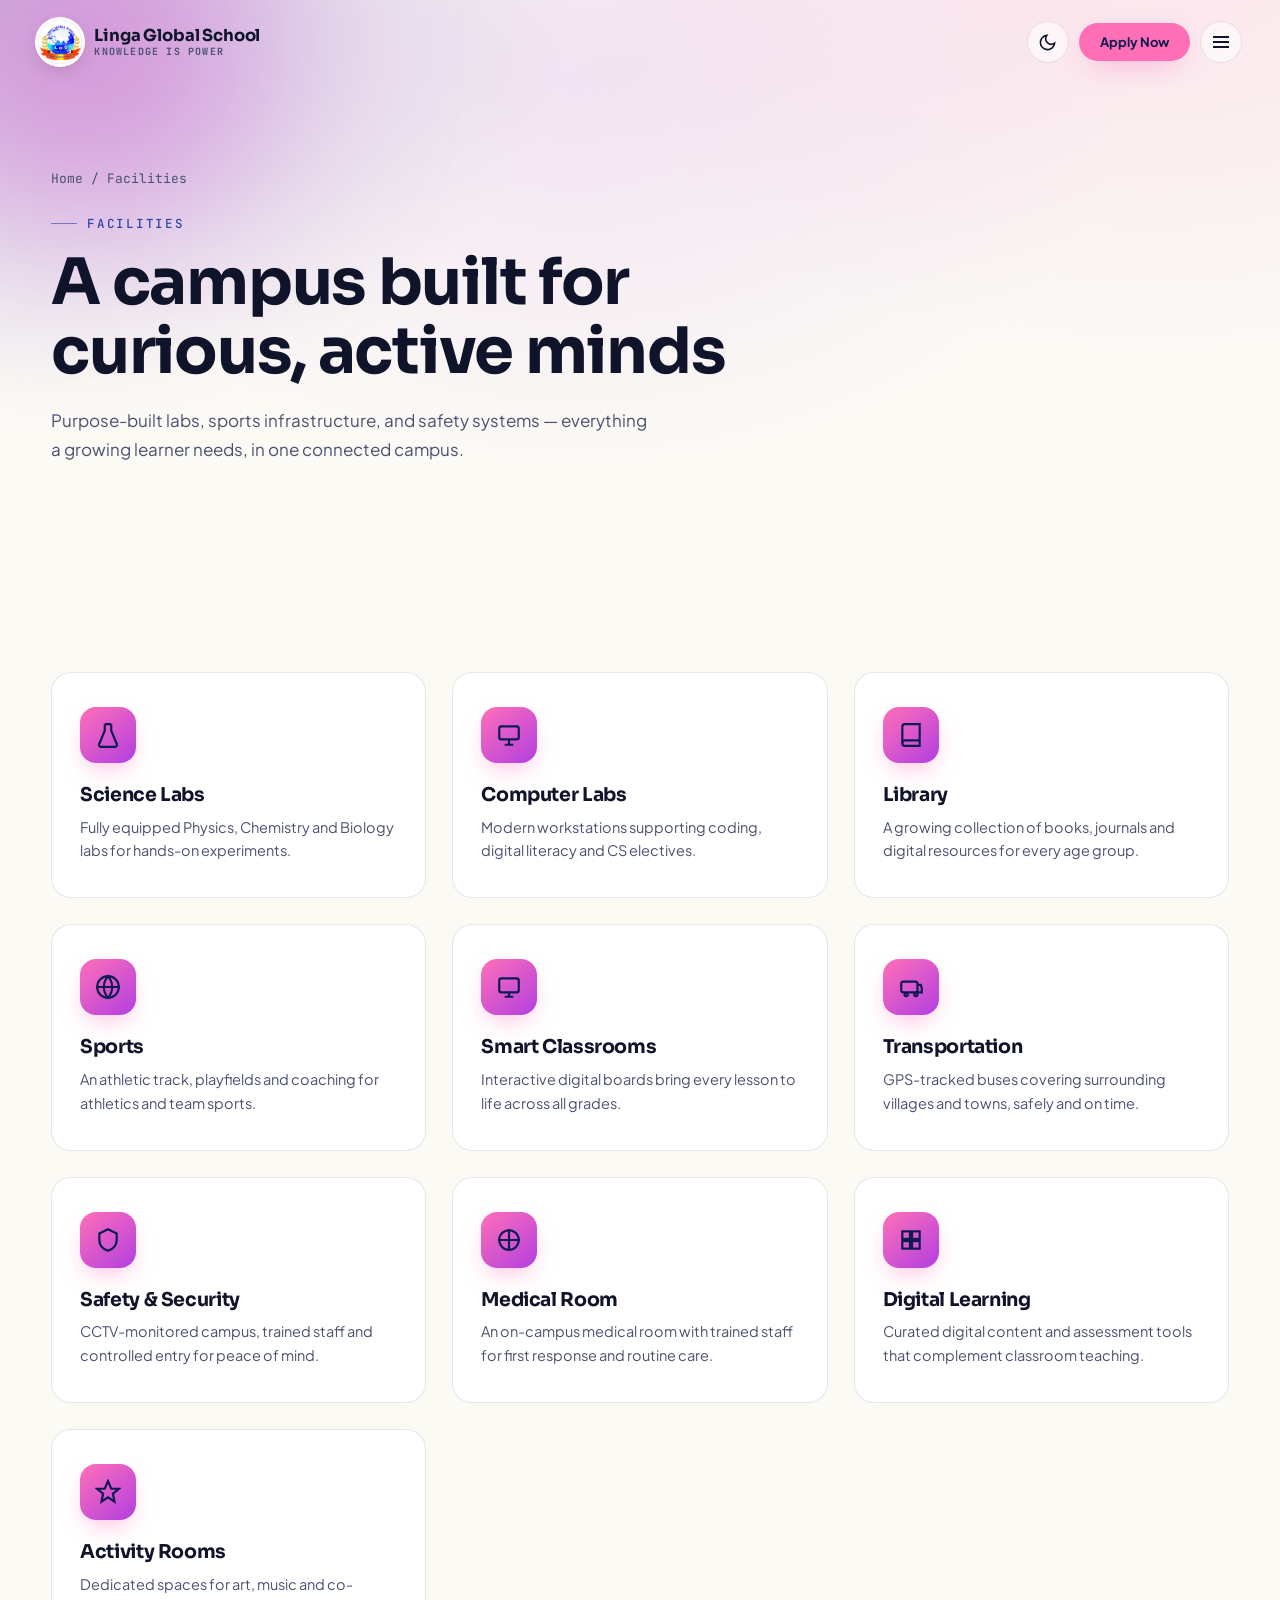
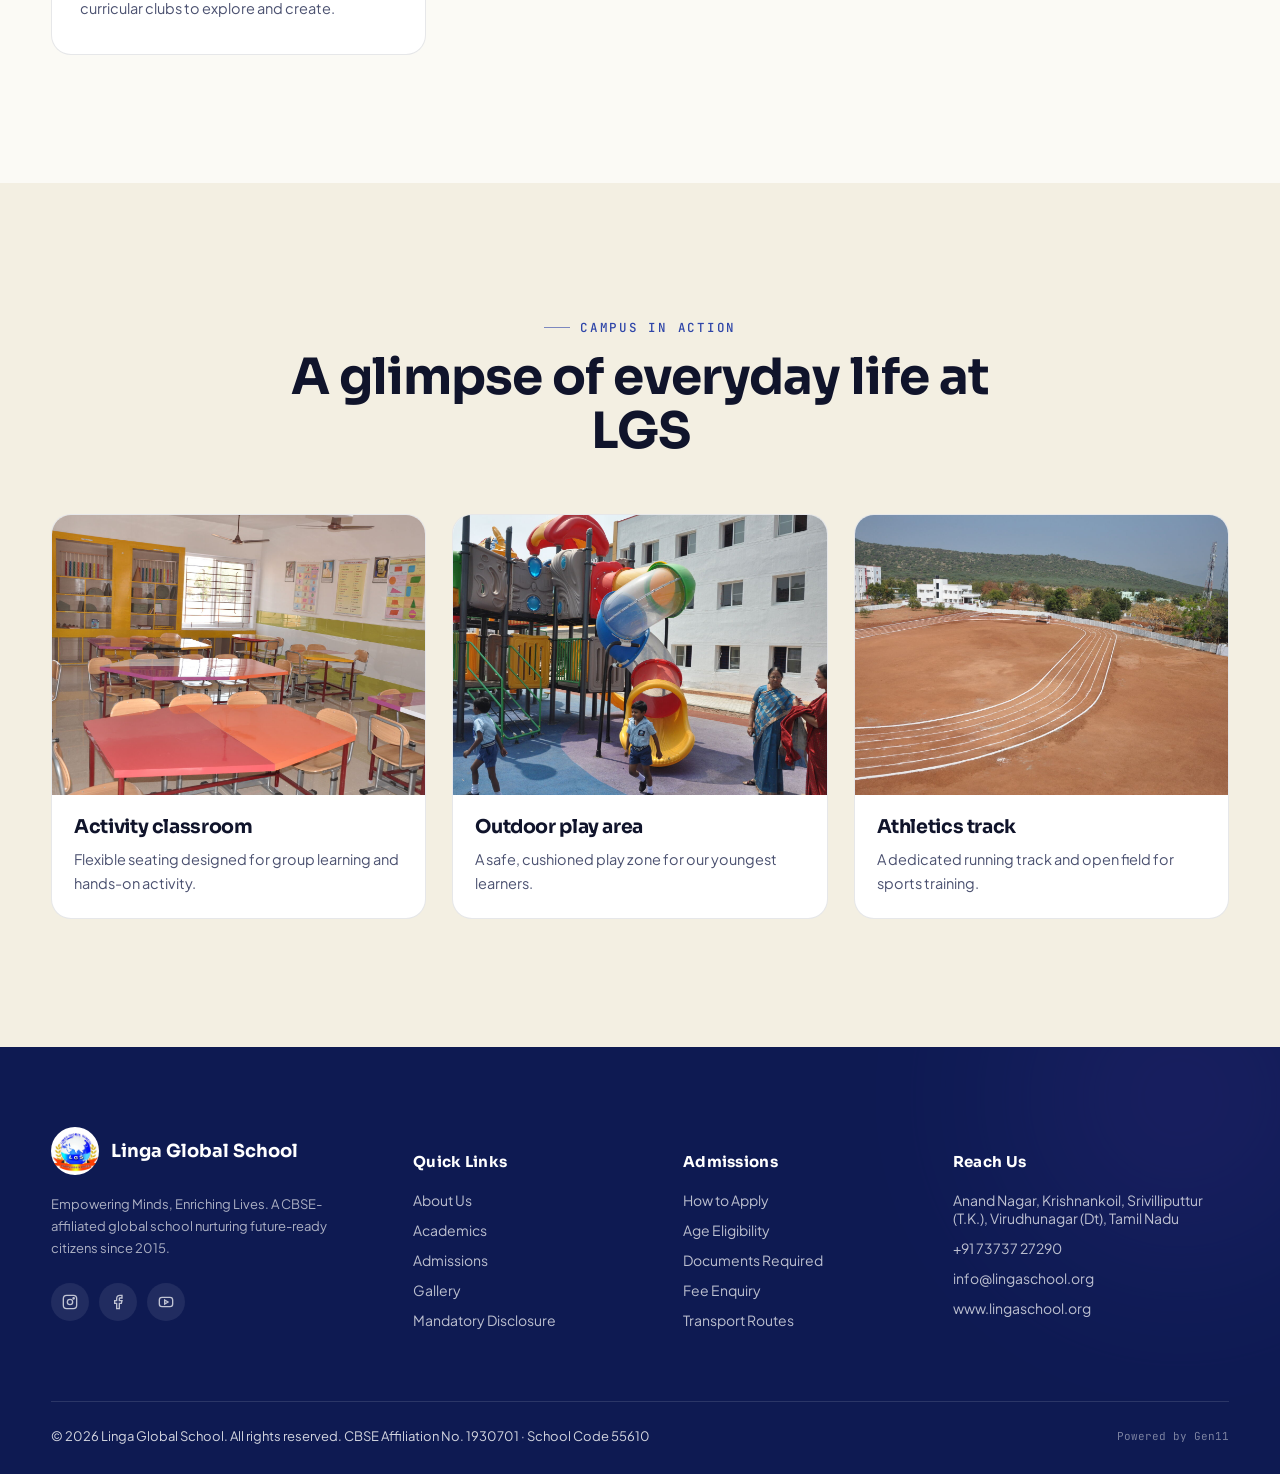
<file: facilities.html>
<!DOCTYPE html>
<html lang="en">
<head>
<meta charset="UTF-8">
<meta name="viewport" content="width=device-width, initial-scale=1.0">
<title>Facilities | Linga Global School</title>
<meta name="description" content="Explore campus facilities at Linga Global School — labs, library, sports, smart classrooms and more.">
<meta name="theme-color" content="#1B2E7A">
<link rel="icon" href="assets/images/logo-round.jpg">
<link rel="preconnect" href="https://fonts.googleapis.com">
<link href="https://fonts.googleapis.com/css2?family=Sora:wght@400;500;600;700;800&family=Plus+Jakarta+Sans:wght@400;500;600;700;800&family=JetBrains+Mono:wght@400;500;700&family=Archivo+Black&display=swap" rel="stylesheet">
<link rel="stylesheet" href="assets/css/style.css">
</head>
<body>

<div class="loader"><div class="loader-globe"></div></div>

<a href="#main" class="small" style="position:absolute;left:-9999px;top:0;">Skip to content</a>

<nav class="nav" id="siteNav">
  <div class="container nav-inner">
    <a href="index.html" class="brand">
      <img src="assets/images/logo-round.jpg" alt="Linga Global School crest">
      <span class="brand-text"><b>Linga Global School</b><small>Knowledge is Power</small></span>
    </a>
    <div class="nav-links">
        <a href="index.html" class="">Home</a>
        <a href="about.html" class="">About</a>
        <a href="academics.html" class="">Academics</a>
        <a href="admissions.html" class="">Admissions</a>
        <a href="facilities.html" class="active">Facilities</a>
        <a href="transport.html" class="">Transport</a>
        <a href="gallery.html" class="">Gallery</a>
        <a href="achievements.html" class="">Achievements</a>
        <a href="announcements.html" class="">Announcements</a>
        <a href="contact.html" class="">Contact</a>
        <a href="disclosure.html" class="">Disclosure</a>
    </div>
    <div class="nav-actions">
      <button class="theme-toggle" aria-label="Toggle dark mode">
        <svg class="moon" viewBox="0 0 24 24" fill="none" stroke="currentColor" stroke-width="2"><path d="M21 12.79A9 9 0 1 1 11.21 3 7 7 0 0 0 21 12.79z"/></svg>
        <svg class="sun" viewBox="0 0 24 24" fill="none" stroke="currentColor" stroke-width="2"><circle cx="12" cy="12" r="4"/><path d="M12 2v2M12 20v2M4.9 4.9l1.4 1.4M17.7 17.7l1.4 1.4M2 12h2M20 12h2M4.9 19.1l1.4-1.4M17.7 6.3l1.4-1.4"/></svg>
      </button>
      <a href="admissions.html" class="btn btn-primary btn-sm magnetic"><span>Apply Now</span></a>
      <button class="nav-burger" aria-label="Open menu"><span></span></button>
    </div>
  </div>
</nav>

<div class="mobile-panel">
    <a href="index.html">Home</a>
    <a href="about.html">About</a>
    <a href="academics.html">Academics</a>
    <a href="admissions.html">Admissions</a>
    <a href="facilities.html">Facilities</a>
    <a href="transport.html">Transport</a>
    <a href="gallery.html">Gallery</a>
    <a href="achievements.html">Achievements</a>
    <a href="announcements.html">Announcements</a>
    <a href="contact.html">Contact</a>
    <a href="disclosure.html">Disclosure</a>
    <a href="admissions.html" class="btn btn-primary btn-block mt-24"><span>Apply Now</span></a>
</div>

<main id="main">

<section class="page-hero">
  <div class="orbit-field" aria-hidden="true">
    <div class="orb orb-yellow" style="width:400px;height:400px;top:-150px;left:-120px;"></div>
  </div>
  <div class="container">
    <div class="crumb"><a href="index.html">Home</a> / Facilities</div>
    <span class="eyebrow" data-reveal>Facilities</span>
    <h1 data-reveal>A campus built for curious, active minds</h1>
    <p data-reveal>Purpose-built labs, sports infrastructure, and safety systems — everything a growing learner needs, in one connected campus.</p>
  </div>
</section>

<section>
  <div class="container">
    <div class="grid-3 stagger">
<div class="card" data-reveal>
      <div class="icon-wrap"><svg viewBox="0 0 24 24" fill="none" stroke="currentColor" stroke-width="2"><path d="M9 2v6L4 20a2 2 0 0 0 2 3h12a2 2 0 0 0 2-3l-5-12V2"/><path d="M9 2h6"/></svg></div>
      <h3>Science Labs</h3><p>Fully equipped Physics, Chemistry and Biology labs for hands-on experiments.</p>
    </div><div class="card" data-reveal>
      <div class="icon-wrap"><svg viewBox="0 0 24 24" fill="none" stroke="currentColor" stroke-width="2"><rect x="3" y="4" width="18" height="12" rx="2"/><path d="M8 21h8M12 16v5"/></svg></div>
      <h3>Computer Labs</h3><p>Modern workstations supporting coding, digital literacy and CS electives.</p>
    </div><div class="card" data-reveal>
      <div class="icon-wrap"><svg viewBox="0 0 24 24" fill="none" stroke="currentColor" stroke-width="2"><path d="M4 19.5A2.5 2.5 0 0 1 6.5 17H20"/><path d="M6.5 2H20v20H6.5A2.5 2.5 0 0 1 4 19.5v-15A2.5 2.5 0 0 1 6.5 2z"/></svg></div>
      <h3>Library</h3><p>A growing collection of books, journals and digital resources for every age group.</p>
    </div><div class="card" data-reveal>
      <div class="icon-wrap"><svg viewBox="0 0 24 24" fill="none" stroke="currentColor" stroke-width="2"><circle cx="12" cy="12" r="10"/><path d="M12 2a15 15 0 0 1 0 20 15 15 0 0 1 0-20zM2 12h20"/></svg></div>
      <h3>Sports</h3><p>An athletic track, playfields and coaching for athletics and team sports.</p>
    </div><div class="card" data-reveal>
      <div class="icon-wrap"><svg viewBox="0 0 24 24" fill="none" stroke="currentColor" stroke-width="2"><rect x="3" y="4" width="18" height="13" rx="2"/><path d="M8 21h8M12 17v4"/></svg></div>
      <h3>Smart Classrooms</h3><p>Interactive digital boards bring every lesson to life across all grades.</p>
    </div><div class="card" data-reveal>
      <div class="icon-wrap"><svg viewBox="0 0 24 24" fill="none" stroke="currentColor" stroke-width="2"><rect x="3" y="7" width="15" height="10" rx="2"/><path d="M18 10h3l1 3v4h-4"/><circle cx="7.5" cy="19" r="1.5"/><circle cx="16.5" cy="19" r="1.5"/></svg></div>
      <h3>Transportation</h3><p>GPS-tracked buses covering surrounding villages and towns, safely and on time.</p>
    </div><div class="card" data-reveal>
      <div class="icon-wrap"><svg viewBox="0 0 24 24" fill="none" stroke="currentColor" stroke-width="2"><path d="M12 2l8 4v6c0 5-3.5 8.5-8 10-4.5-1.5-8-5-8-10V6z"/></svg></div>
      <h3>Safety & Security</h3><p>CCTV-monitored campus, trained staff and controlled entry for peace of mind.</p>
    </div><div class="card" data-reveal>
      <div class="icon-wrap"><svg viewBox="0 0 24 24" fill="none" stroke="currentColor" stroke-width="2"><path d="M12 2v20M2 12h20"/><circle cx="12" cy="12" r="9"/></svg></div>
      <h3>Medical Room</h3><p>An on-campus medical room with trained staff for first response and routine care.</p>
    </div><div class="card" data-reveal>
      <div class="icon-wrap"><svg viewBox="0 0 24 24" fill="none" stroke="currentColor" stroke-width="2"><rect x="4" y="4" width="7" height="7"/><rect x="13" y="4" width="7" height="7"/><rect x="4" y="13" width="7" height="7"/><rect x="13" y="13" width="7" height="7"/></svg></div>
      <h3>Digital Learning</h3><p>Curated digital content and assessment tools that complement classroom teaching.</p>
    </div><div class="card" data-reveal>
      <div class="icon-wrap"><svg viewBox="0 0 24 24" fill="none" stroke="currentColor" stroke-width="2"><path d="M12 2l3 7h7l-5.5 4.5L18 21l-6-4-6 4 1.5-7.5L2 9h7z"/></svg></div>
      <h3>Activity Rooms</h3><p>Dedicated spaces for art, music and co-curricular clubs to explore and create.</p>
    </div>
    </div>
  </div>
</section>

<section style="background:var(--bg-alt);">
  <div class="container">
    <div class="section-head center" data-reveal>
      <span class="eyebrow">Campus in action</span>
      <h2>A glimpse of everyday life at LGS</h2>
    </div>
    <div class="grid-3 stagger">
      <div class="card" style="padding:0;overflow:hidden;" data-reveal>
        <img src="assets/images/classroom.jpg" alt="Smart classroom with activity tables" style="aspect-ratio:4/3;object-fit:cover;">
        <div style="padding:22px;"><h3>Activity classroom</h3><p>Flexible seating designed for group learning and hands-on activity.</p></div>
      </div>
      <div class="card" style="padding:0;overflow:hidden;" data-reveal>
        <img src="assets/images/outdoor-play.jpg" alt="Children playing on the outdoor play structure" style="aspect-ratio:4/3;object-fit:cover;">
        <div style="padding:22px;"><h3>Outdoor play area</h3><p>A safe, cushioned play zone for our youngest learners.</p></div>
      </div>
      <div class="card" style="padding:0;overflow:hidden;" data-reveal>
        <img src="assets/images/playground.jpg" alt="Athletics track and playfield" style="aspect-ratio:4/3;object-fit:cover;">
        <div style="padding:22px;"><h3>Athletics track</h3><p>A dedicated running track and open field for sports training.</p></div>
      </div>
    </div>
  </div>
</section>

<footer class="footer">
  <div class="orbit-field" aria-hidden="true">
    <div class="orb orb-gold" style="width:400px;height:400px;top:-150px;right:-100px;opacity:.12"></div>
  </div>
  <div class="container footer-grid">
    <div>
      <div class="footer-brand">
        <img src="assets/images/logo-round.jpg" alt="LGS crest">
        <b>Linga Global School</b>
      </div>
      <p class="small" style="max-width:280px;line-height:1.7;opacity:.8;">Empowering Minds, Enriching Lives. A CBSE-affiliated global school nurturing future-ready citizens since 2015.</p>
      <div class="socials mt-24">
        <a href="https://www.instagram.com/lgs_official_2015/" target="_blank" rel="noopener" aria-label="Instagram"><svg viewBox="0 0 24 24" fill="none" stroke="currentColor" stroke-width="2"><rect x="2" y="2" width="20" height="20" rx="5"/><circle cx="12" cy="12" r="4"/><circle cx="17.5" cy="6.5" r="1"/></svg></a>
        <a href="https://www.facebook.com" target="_blank" rel="noopener" aria-label="Facebook"><svg viewBox="0 0 24 24" fill="none" stroke="currentColor" stroke-width="2"><path d="M18 2h-3a5 5 0 0 0-5 5v3H7v4h3v8h4v-8h3l1-4h-4V7a1 1 0 0 1 1-1h3z"/></svg></a>
        <a href="https://www.youtube.com" target="_blank" rel="noopener" aria-label="YouTube"><svg viewBox="0 0 24 24" fill="none" stroke="currentColor" stroke-width="2"><rect x="2" y="5" width="20" height="14" rx="4"/><path d="M10 9l5 3-5 3z"/></svg></a>
      </div>
    </div>
    <div>
      <h5>Quick Links</h5>
      <ul>
        <li><a href="about.html">About Us</a></li>
        <li><a href="academics.html">Academics</a></li>
        <li><a href="admissions.html">Admissions</a></li>
        <li><a href="gallery.html">Gallery</a></li>
        <li><a href="disclosure.html">Mandatory Disclosure</a></li>
      </ul>
    </div>
    <div>
      <h5>Admissions</h5>
      <ul>
        <li><a href="admissions.html">How to Apply</a></li>
        <li><a href="admissions.html#eligibility">Age Eligibility</a></li>
        <li><a href="admissions.html#documents">Documents Required</a></li>
        <li><a href="contact.html">Fee Enquiry</a></li>
        <li><a href="transport.html">Transport Routes</a></li>
      </ul>
    </div>
    <div>
      <h5>Reach Us</h5>
      <ul>
        <li><a href="https://maps.google.com/?q=Linga+Global+School+Anand+Nagar+Krishnankoil+Srivilliputtur+Virudhunagar+Tamil+Nadu" target="_blank" rel="noopener">Anand Nagar, Krishnankoil, Srivilliputtur (T.K.), Virudhunagar (Dt), Tamil Nadu</a></li>
        <li><a href="tel:+917373727290">+91 73737 27290</a></li>
        <li><a href="mailto:info@lingaschool.org">info@lingaschool.org</a></li>
        <li><a href="https://www.lingaschool.org" target="_blank" rel="noopener">www.lingaschool.org</a></li>
      </ul>
    </div>
  </div>
  <div class="container footer-bottom">
    <span>&copy; <span id="year"></span> Linga Global School. All rights reserved. CBSE Affiliation No. 1930701 &middot; School Code 55610</span>
    <span class="credit">Powered by Gen11</span>
  </div>
</footer>

<div class="back-top" aria-label="Back to top">
  <svg width="18" height="18" viewBox="0 0 24 24" fill="none" stroke="currentColor" stroke-width="2.4"><path d="M12 19V5M5 12l7-7 7 7"/></svg>
</div>

<script>document.getElementById('year') && (document.getElementById('year').textContent = new Date().getFullYear());</script>
<script src="assets/js/main.js"></script>

</main>
</body>
</html>
</file>
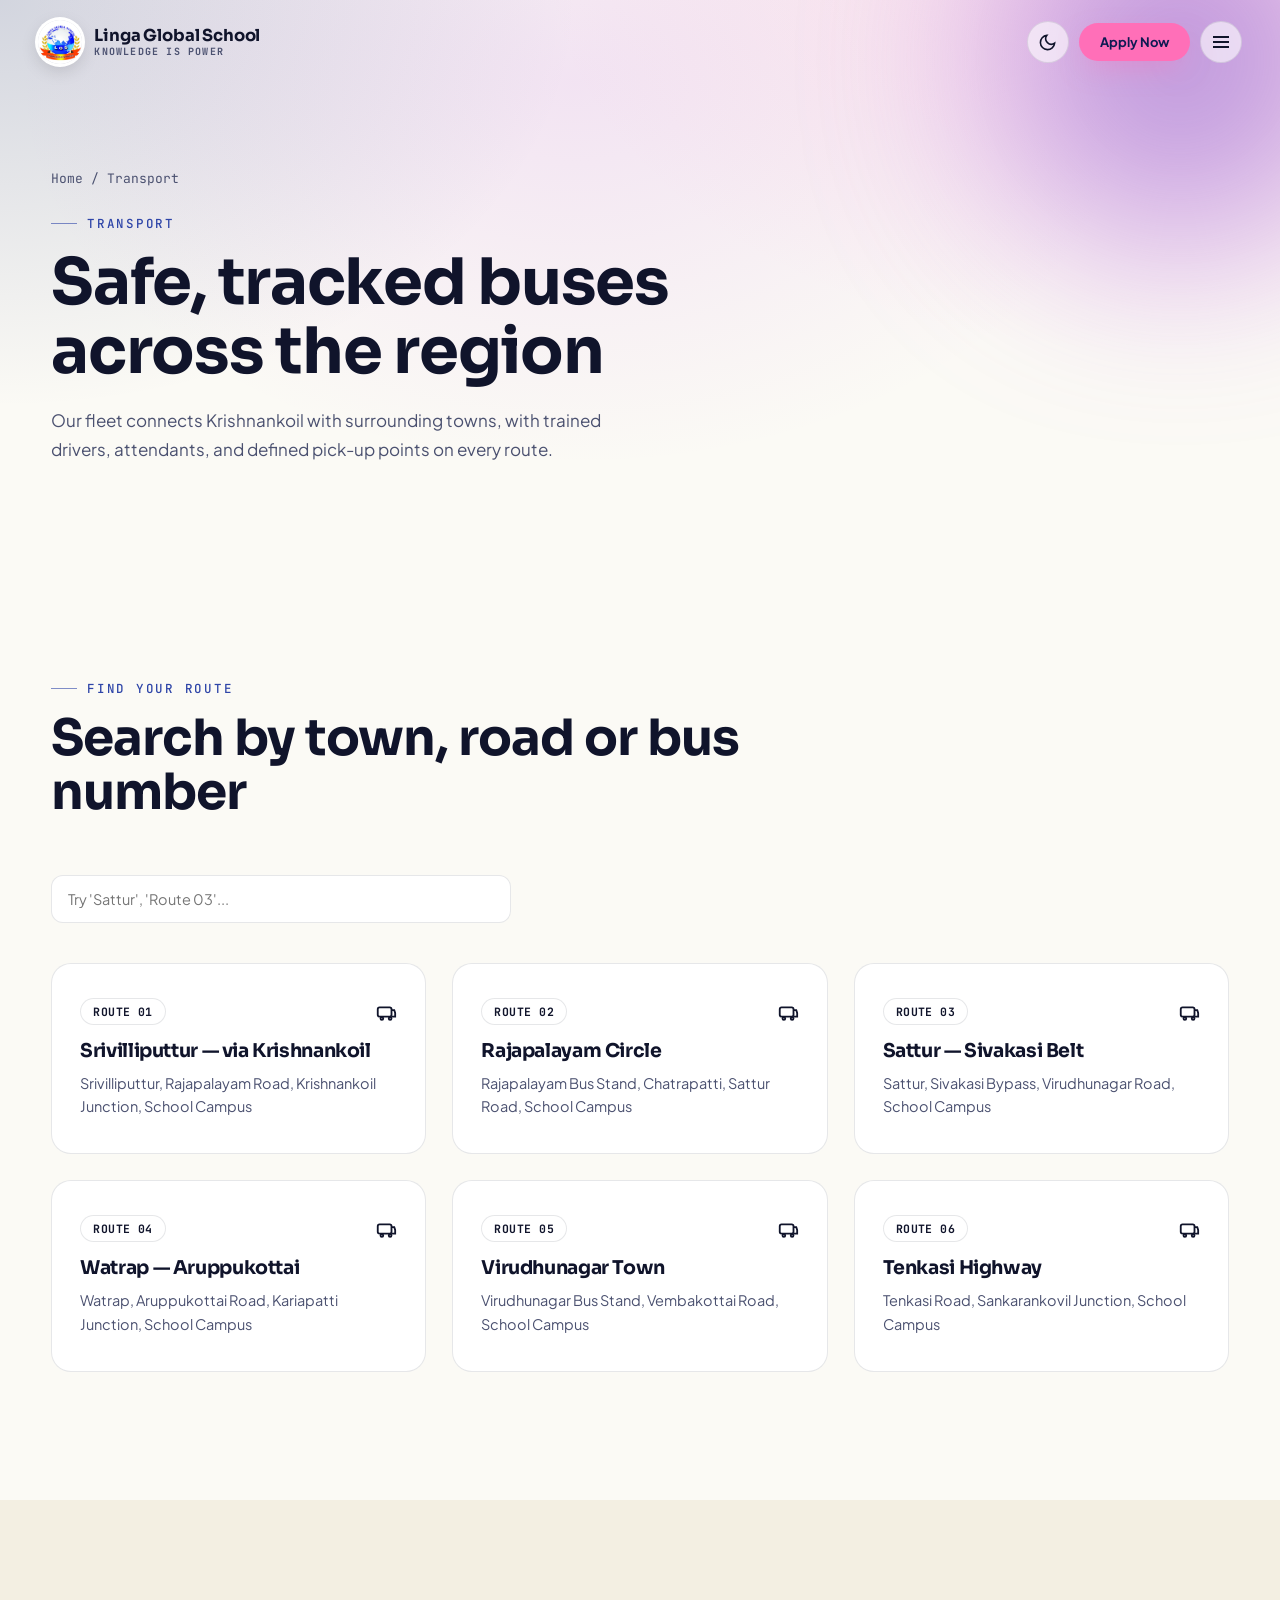
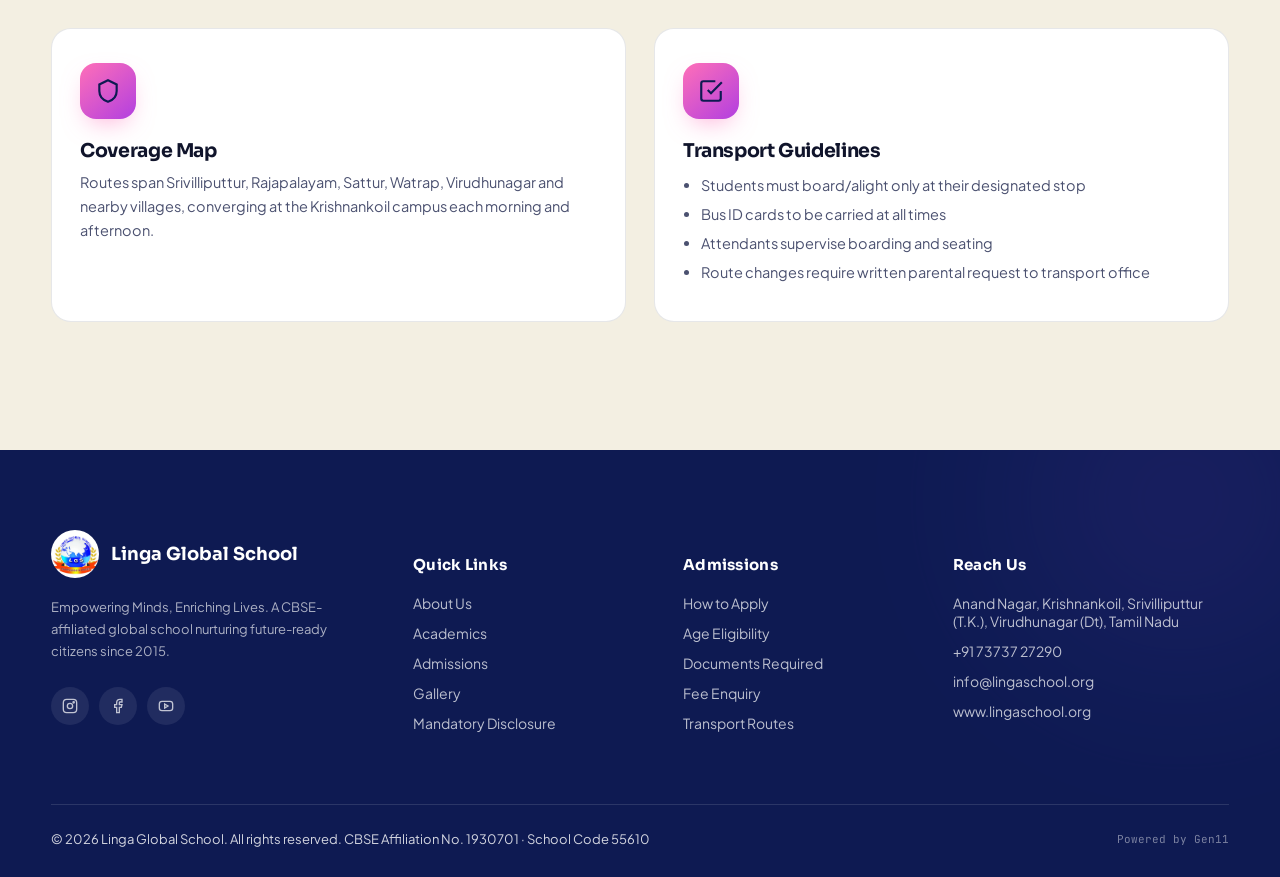
<file: transport.html>
<!DOCTYPE html>
<html lang="en">
<head>
<meta charset="UTF-8">
<meta name="viewport" content="width=device-width, initial-scale=1.0">
<title>Transport | Linga Global School</title>
<meta name="description" content="Bus routes, coverage map and transport guidelines for Linga Global School students.">
<meta name="theme-color" content="#1B2E7A">
<link rel="icon" href="assets/images/logo-round.jpg">
<link rel="preconnect" href="https://fonts.googleapis.com">
<link href="https://fonts.googleapis.com/css2?family=Sora:wght@400;500;600;700;800&family=Plus+Jakarta+Sans:wght@400;500;600;700;800&family=JetBrains+Mono:wght@400;500;700&family=Archivo+Black&display=swap" rel="stylesheet">
<link rel="stylesheet" href="assets/css/style.css">
</head>
<body>

<div class="loader"><div class="loader-globe"></div></div>

<a href="#main" class="small" style="position:absolute;left:-9999px;top:0;">Skip to content</a>

<nav class="nav" id="siteNav">
  <div class="container nav-inner">
    <a href="index.html" class="brand">
      <img src="assets/images/logo-round.jpg" alt="Linga Global School crest">
      <span class="brand-text"><b>Linga Global School</b><small>Knowledge is Power</small></span>
    </a>
    <div class="nav-links">
        <a href="index.html" class="">Home</a>
        <a href="about.html" class="">About</a>
        <a href="academics.html" class="">Academics</a>
        <a href="admissions.html" class="">Admissions</a>
        <a href="facilities.html" class="">Facilities</a>
        <a href="transport.html" class="active">Transport</a>
        <a href="gallery.html" class="">Gallery</a>
        <a href="achievements.html" class="">Achievements</a>
        <a href="announcements.html" class="">Announcements</a>
        <a href="contact.html" class="">Contact</a>
        <a href="disclosure.html" class="">Disclosure</a>
    </div>
    <div class="nav-actions">
      <button class="theme-toggle" aria-label="Toggle dark mode">
        <svg class="moon" viewBox="0 0 24 24" fill="none" stroke="currentColor" stroke-width="2"><path d="M21 12.79A9 9 0 1 1 11.21 3 7 7 0 0 0 21 12.79z"/></svg>
        <svg class="sun" viewBox="0 0 24 24" fill="none" stroke="currentColor" stroke-width="2"><circle cx="12" cy="12" r="4"/><path d="M12 2v2M12 20v2M4.9 4.9l1.4 1.4M17.7 17.7l1.4 1.4M2 12h2M20 12h2M4.9 19.1l1.4-1.4M17.7 6.3l1.4-1.4"/></svg>
      </button>
      <a href="admissions.html" class="btn btn-primary btn-sm magnetic"><span>Apply Now</span></a>
      <button class="nav-burger" aria-label="Open menu"><span></span></button>
    </div>
  </div>
</nav>

<div class="mobile-panel">
    <a href="index.html">Home</a>
    <a href="about.html">About</a>
    <a href="academics.html">Academics</a>
    <a href="admissions.html">Admissions</a>
    <a href="facilities.html">Facilities</a>
    <a href="transport.html">Transport</a>
    <a href="gallery.html">Gallery</a>
    <a href="achievements.html">Achievements</a>
    <a href="announcements.html">Announcements</a>
    <a href="contact.html">Contact</a>
    <a href="disclosure.html">Disclosure</a>
    <a href="admissions.html" class="btn btn-primary btn-block mt-24"><span>Apply Now</span></a>
</div>

<main id="main">

<section class="page-hero">
  <div class="orbit-field" aria-hidden="true">
    <div class="orb orb-blue" style="width:400px;height:400px;top:-140px;right:-100px;"></div>
  </div>
  <div class="container">
    <div class="crumb"><a href="index.html">Home</a> / Transport</div>
    <span class="eyebrow" data-reveal>Transport</span>
    <h1 data-reveal>Safe, tracked buses across the region</h1>
    <p data-reveal>Our fleet connects Krishnankoil with surrounding towns, with trained drivers, attendants, and defined pick-up points on every route.</p>
  </div>
</section>

<section>
  <div class="container">
    <div class="section-head" data-reveal>
      <span class="eyebrow">Find your route</span>
      <h2>Search by town, road or bus number</h2>
    </div>
    <div class="field" style="max-width:460px;" data-reveal>
      <input id="routeSearch" type="text" placeholder="Try 'Sattur', 'Route 03'...">
    </div>
    <div class="grid-3 stagger mt-40">
      
    <div class="card route-card" data-reveal data-search="route 01 srivilliputtur — via krishnankoil srivilliputtur, rajapalayam road, krishnankoil junction, school campus">
      <div class="flex items-center justify-between">
        <span class="tag">Route 01</span>
        <svg width="22" height="22" viewBox="0 0 24 24" fill="none" stroke="currentColor" stroke-width="2"><rect x="3" y="7" width="15" height="10" rx="2"/><path d="M18 10h3l1 3v4h-4"/><circle cx="7.5" cy="19" r="1.5"/><circle cx="16.5" cy="19" r="1.5"/></svg>
      </div>
      <h3 class="mt-16">Srivilliputtur — via Krishnankoil</h3>
      <p class="mt-8">Srivilliputtur, Rajapalayam Road, Krishnankoil Junction, School Campus</p>
    </div>
    <div class="card route-card" data-reveal data-search="route 02 rajapalayam circle rajapalayam bus stand, chatrapatti, sattur road, school campus">
      <div class="flex items-center justify-between">
        <span class="tag">Route 02</span>
        <svg width="22" height="22" viewBox="0 0 24 24" fill="none" stroke="currentColor" stroke-width="2"><rect x="3" y="7" width="15" height="10" rx="2"/><path d="M18 10h3l1 3v4h-4"/><circle cx="7.5" cy="19" r="1.5"/><circle cx="16.5" cy="19" r="1.5"/></svg>
      </div>
      <h3 class="mt-16">Rajapalayam Circle</h3>
      <p class="mt-8">Rajapalayam Bus Stand, Chatrapatti, Sattur Road, School Campus</p>
    </div>
    <div class="card route-card" data-reveal data-search="route 03 sattur — sivakasi belt sattur, sivakasi bypass, virudhunagar road, school campus">
      <div class="flex items-center justify-between">
        <span class="tag">Route 03</span>
        <svg width="22" height="22" viewBox="0 0 24 24" fill="none" stroke="currentColor" stroke-width="2"><rect x="3" y="7" width="15" height="10" rx="2"/><path d="M18 10h3l1 3v4h-4"/><circle cx="7.5" cy="19" r="1.5"/><circle cx="16.5" cy="19" r="1.5"/></svg>
      </div>
      <h3 class="mt-16">Sattur — Sivakasi Belt</h3>
      <p class="mt-8">Sattur, Sivakasi Bypass, Virudhunagar Road, School Campus</p>
    </div>
    <div class="card route-card" data-reveal data-search="route 04 watrap — aruppukottai watrap, aruppukottai road, kariapatti junction, school campus">
      <div class="flex items-center justify-between">
        <span class="tag">Route 04</span>
        <svg width="22" height="22" viewBox="0 0 24 24" fill="none" stroke="currentColor" stroke-width="2"><rect x="3" y="7" width="15" height="10" rx="2"/><path d="M18 10h3l1 3v4h-4"/><circle cx="7.5" cy="19" r="1.5"/><circle cx="16.5" cy="19" r="1.5"/></svg>
      </div>
      <h3 class="mt-16">Watrap — Aruppukottai</h3>
      <p class="mt-8">Watrap, Aruppukottai Road, Kariapatti Junction, School Campus</p>
    </div>
    <div class="card route-card" data-reveal data-search="route 05 virudhunagar town virudhunagar bus stand, vembakottai road, school campus">
      <div class="flex items-center justify-between">
        <span class="tag">Route 05</span>
        <svg width="22" height="22" viewBox="0 0 24 24" fill="none" stroke="currentColor" stroke-width="2"><rect x="3" y="7" width="15" height="10" rx="2"/><path d="M18 10h3l1 3v4h-4"/><circle cx="7.5" cy="19" r="1.5"/><circle cx="16.5" cy="19" r="1.5"/></svg>
      </div>
      <h3 class="mt-16">Virudhunagar Town</h3>
      <p class="mt-8">Virudhunagar Bus Stand, Vembakottai Road, School Campus</p>
    </div>
    <div class="card route-card" data-reveal data-search="route 06 tenkasi highway tenkasi road, sankarankovil junction, school campus">
      <div class="flex items-center justify-between">
        <span class="tag">Route 06</span>
        <svg width="22" height="22" viewBox="0 0 24 24" fill="none" stroke="currentColor" stroke-width="2"><rect x="3" y="7" width="15" height="10" rx="2"/><path d="M18 10h3l1 3v4h-4"/><circle cx="7.5" cy="19" r="1.5"/><circle cx="16.5" cy="19" r="1.5"/></svg>
      </div>
      <h3 class="mt-16">Tenkasi Highway</h3>
      <p class="mt-8">Tenkasi Road, Sankarankovil Junction, School Campus</p>
    </div>
    </div>
  </div>
</section>

<section style="background:var(--bg-alt);">
  <div class="container grid-2">
    <div class="card" data-reveal="left">
      <div class="icon-wrap"><svg viewBox="0 0 24 24" fill="none" stroke="currentColor" stroke-width="2"><path d="M12 2l8 4v6c0 5-3.5 8.5-8 10-4.5-1.5-8-5-8-10V6z"/></svg></div>
      <h3>Coverage Map</h3>
      <p class="mt-8">Routes span Srivilliputtur, Rajapalayam, Sattur, Watrap, Virudhunagar and nearby villages, converging at the Krishnankoil campus each morning and afternoon.</p>
    </div>
    <div class="card" data-reveal="right">
      <div class="icon-wrap"><svg viewBox="0 0 24 24" fill="none" stroke="currentColor" stroke-width="2"><path d="M9 11l3 3L22 4"/><path d="M21 12v7a2 2 0 0 1-2 2H5a2 2 0 0 1-2-2V5a2 2 0 0 1 2-2h11"/></svg></div>
      <h3>Transport Guidelines</h3>
      <ul class="mt-8" style="padding-left:18px;list-style:disc;color:var(--ink-soft);font-size:14.5px;line-height:2;">
        <li>Students must board/alight only at their designated stop</li>
        <li>Bus ID cards to be carried at all times</li>
        <li>Attendants supervise boarding and seating</li>
        <li>Route changes require written parental request to transport office</li>
      </ul>
    </div>
  </div>
</section>

<footer class="footer">
  <div class="orbit-field" aria-hidden="true">
    <div class="orb orb-gold" style="width:400px;height:400px;top:-150px;right:-100px;opacity:.12"></div>
  </div>
  <div class="container footer-grid">
    <div>
      <div class="footer-brand">
        <img src="assets/images/logo-round.jpg" alt="LGS crest">
        <b>Linga Global School</b>
      </div>
      <p class="small" style="max-width:280px;line-height:1.7;opacity:.8;">Empowering Minds, Enriching Lives. A CBSE-affiliated global school nurturing future-ready citizens since 2015.</p>
      <div class="socials mt-24">
        <a href="https://www.instagram.com/lgs_official_2015/" target="_blank" rel="noopener" aria-label="Instagram"><svg viewBox="0 0 24 24" fill="none" stroke="currentColor" stroke-width="2"><rect x="2" y="2" width="20" height="20" rx="5"/><circle cx="12" cy="12" r="4"/><circle cx="17.5" cy="6.5" r="1"/></svg></a>
        <a href="https://www.facebook.com" target="_blank" rel="noopener" aria-label="Facebook"><svg viewBox="0 0 24 24" fill="none" stroke="currentColor" stroke-width="2"><path d="M18 2h-3a5 5 0 0 0-5 5v3H7v4h3v8h4v-8h3l1-4h-4V7a1 1 0 0 1 1-1h3z"/></svg></a>
        <a href="https://www.youtube.com" target="_blank" rel="noopener" aria-label="YouTube"><svg viewBox="0 0 24 24" fill="none" stroke="currentColor" stroke-width="2"><rect x="2" y="5" width="20" height="14" rx="4"/><path d="M10 9l5 3-5 3z"/></svg></a>
      </div>
    </div>
    <div>
      <h5>Quick Links</h5>
      <ul>
        <li><a href="about.html">About Us</a></li>
        <li><a href="academics.html">Academics</a></li>
        <li><a href="admissions.html">Admissions</a></li>
        <li><a href="gallery.html">Gallery</a></li>
        <li><a href="disclosure.html">Mandatory Disclosure</a></li>
      </ul>
    </div>
    <div>
      <h5>Admissions</h5>
      <ul>
        <li><a href="admissions.html">How to Apply</a></li>
        <li><a href="admissions.html#eligibility">Age Eligibility</a></li>
        <li><a href="admissions.html#documents">Documents Required</a></li>
        <li><a href="contact.html">Fee Enquiry</a></li>
        <li><a href="transport.html">Transport Routes</a></li>
      </ul>
    </div>
    <div>
      <h5>Reach Us</h5>
      <ul>
        <li><a href="https://maps.google.com/?q=Linga+Global+School+Anand+Nagar+Krishnankoil+Srivilliputtur+Virudhunagar+Tamil+Nadu" target="_blank" rel="noopener">Anand Nagar, Krishnankoil, Srivilliputtur (T.K.), Virudhunagar (Dt), Tamil Nadu</a></li>
        <li><a href="tel:+917373727290">+91 73737 27290</a></li>
        <li><a href="mailto:info@lingaschool.org">info@lingaschool.org</a></li>
        <li><a href="https://www.lingaschool.org" target="_blank" rel="noopener">www.lingaschool.org</a></li>
      </ul>
    </div>
  </div>
  <div class="container footer-bottom">
    <span>&copy; <span id="year"></span> Linga Global School. All rights reserved. CBSE Affiliation No. 1930701 &middot; School Code 55610</span>
    <span class="credit">Powered by Gen11</span>
  </div>
</footer>

<div class="back-top" aria-label="Back to top">
  <svg width="18" height="18" viewBox="0 0 24 24" fill="none" stroke="currentColor" stroke-width="2.4"><path d="M12 19V5M5 12l7-7 7 7"/></svg>
</div>

<script>document.getElementById('year') && (document.getElementById('year').textContent = new Date().getFullYear());</script>
<script src="assets/js/main.js"></script>

</main>
</body>
</html>
</file>
<file: assets/css/style.css>
/* ==========================================================================
   LINGA GLOBAL SCHOOL — Design System
   Signature motif: the "Orbit" — concentric rings + a globe, lifted directly
   from the school's own crest, animated slowly through every section as the
   site's recurring visual thread (global reach, constant motion, quiet orbit).
   ========================================================================== */

:root{
  /* ---- Brand tokens ---- */
  --yellow:        #FF6FB8;   /* Light Pink accent */
  --yellow-dim:    #E0459A;   /* Magenta */
  --royal:         #1B2E7A;   /* Royal Blue */
  --royal-deep:    #0E1A52;
  --royal-soft:    #2E45A8;
  --gold:          #B23FE0;   /* Magenta-Violet accent */
  --gold-soft:     #E6A8F2;   /* Soft Lilac-Pink */

  /* ---- Light theme surface ---- */
  --bg:            #FBFAF5;
  --bg-alt:        #F3EFE2;
  --surface:       #FFFFFF;
  --surface-glass: rgba(255,255,255,0.6);
  --ink:           #10142B;
  --ink-soft:      #4B5170;
  --line:          rgba(16,20,43,0.10);

  /* ---- Type ---- */
  --f-display: 'Sora', sans-serif;
  --f-body:    'Plus Jakarta Sans', sans-serif;
  --f-mono:    'JetBrains Mono', monospace;
  --f-number:  'Archivo Black', sans-serif;

  --radius-sm: 12px;
  --radius-md: 20px;
  --radius-lg: 32px;
  --shadow-1: 0 2px 10px rgba(14,26,82,0.06);
  --shadow-2: 0 20px 60px -20px rgba(14,26,82,0.25);
  --ease: cubic-bezier(.22,1,.36,1);
}

[data-theme="dark"]{
  --bg:            #070A1C;
  --bg-alt:        #0C1130;
  --surface:       #10163A;
  --surface-glass: rgba(16,22,58,0.55);
  --ink:           #F4F3EC;
  --ink-soft:      #B7BCDC;
  --line:          rgba(255,255,255,0.10);
  --shadow-2: 0 20px 60px -20px rgba(0,0,0,0.6);
}

*,*::before,*::after{ box-sizing:border-box; }
html{ scroll-behavior:smooth; }
@media (prefers-reduced-motion: reduce){
  html{ scroll-behavior:auto; }
  *,*::before,*::after{ animation-duration:.001ms !important; animation-iteration-count:1 !important; transition-duration:.001ms !important; scroll-behavior:auto !important; }
}

body{
  margin:0;
  font-family:var(--f-body);
  background:var(--bg);
  color:var(--ink);
  -webkit-font-smoothing:antialiased;
  overflow-x:hidden;
  transition:background .5s var(--ease), color .5s var(--ease);
}

img{ max-width:100%; display:block; }
a{ color:inherit; text-decoration:none; }
ul{ margin:0; padding:0; list-style:none; }
button{ font-family:inherit; }
::selection{ background:var(--gold); color:var(--royal-deep); }

:focus-visible{ outline:2px solid var(--gold); outline-offset:3px; border-radius:4px; }

h1,h2,h3,h4{ font-family:var(--f-display); margin:0; line-height:1.08; letter-spacing:-0.02em; }
p{ margin:0; }

.container{ width:min(1240px, 92%); margin-inline:auto; position:relative; }
.container-wide{ width:min(1440px, 94%); margin-inline:auto; position:relative; }

section{ position:relative; padding:clamp(70px,10vw,140px) 0; }

.eyebrow{
  display:inline-flex; align-items:center; gap:10px;
  font-family:var(--f-mono); font-size:12.5px; letter-spacing:.14em; text-transform:uppercase;
  color:var(--royal-soft); font-weight:500;
}
[data-theme="dark"] .eyebrow{ color:var(--gold-soft); }
.eyebrow::before{ content:''; width:26px; height:1px; background:currentColor; opacity:.6; }

.section-head{ max-width:720px; margin-bottom:56px; }
.section-head h2{ font-size:clamp(30px,4.2vw,50px); margin-top:14px; }
.section-head p{ margin-top:18px; font-size:17px; color:var(--ink-soft); line-height:1.7; }
.section-head.center{ margin-inline:auto; text-align:center; }

/* ---- Buttons ---- */
.btn{
  display:inline-flex; align-items:center; justify-content:center; gap:8px;
  font-family:var(--f-body); font-weight:700; font-size:14.5px;
  padding:15px 30px; border-radius:100px; border:1px solid transparent;
  cursor:pointer; position:relative; overflow:hidden; white-space:nowrap;
  transition:transform .35s var(--ease), box-shadow .35s var(--ease), background .35s var(--ease), color .35s var(--ease);
}
.btn span{ position:relative; z-index:2; display:inline-flex; align-items:center; gap:8px;}
.btn-primary{ background:var(--yellow); color:var(--royal-deep); box-shadow:0 10px 30px -10px rgba(255,111,184,.6); }
.btn-primary:hover{ transform:translateY(-3px); box-shadow:0 16px 34px -10px rgba(255,111,184,.75); }
.btn-outline{ background:transparent; color:var(--ink); border-color:var(--line); backdrop-filter:blur(6px); }
.btn-outline:hover{ transform:translateY(-3px); border-color:var(--gold); color:var(--royal-soft); }
[data-theme="dark"] .btn-outline:hover{ color:var(--gold-soft); }
.btn-ghost{ background:var(--surface-glass); border-color:var(--line); color:var(--ink); }
.btn-sm{ padding:10px 20px; font-size:13px; }
.btn-block{ width:100%; }

/* magnetic wrapper */
.magnetic{ display:inline-block; }

/* ==========================================================================
   NAVBAR
   ========================================================================== */
.nav{
  position:fixed; top:0; left:0; right:0; z-index:1000;
  padding:20px 0;
  transition:padding .4s var(--ease), background .4s var(--ease), box-shadow .4s var(--ease);
}
.nav.scrolled{
  padding:12px 0;
  background:var(--surface-glass);
  backdrop-filter:blur(18px) saturate(160%);
  box-shadow:var(--shadow-1);
  border-bottom:1px solid var(--line);
}
.nav-inner{ display:flex; align-items:center; justify-content:space-between; gap:20px; width:min(1440px, 94%); margin-inline:auto; }
.brand{ display:flex; align-items:center; gap:12px; font-family:var(--f-display); font-weight:700; }
.brand img{ width:44px; height:44px; border-radius:50%; object-fit:cover; box-shadow:0 0 0 3px var(--surface), 0 6px 18px rgba(0,0,0,.15); }
.brand-text{ display:flex; flex-direction:column; line-height:1.15; }
.brand-text b{ font-size:16.5px; letter-spacing:-0.01em; }
.brand-text small{ font-family:var(--f-mono); font-size:10px; letter-spacing:.12em; color:var(--ink-soft); text-transform:uppercase; }

.nav-links{ display:flex; align-items:center; gap:0; }
.nav-links a{ font-size:13.5px; font-weight:600; padding:10px 11px; border-radius:100px; color:var(--ink-soft); }
.nav-links a:hover, .nav-links a.active{ color:var(--ink); background:var(--surface-glass); }

.nav-actions{ display:flex; align-items:center; gap:10px; }
.theme-toggle{
  width:42px; height:42px; border-radius:50%; border:1px solid var(--line); background:var(--surface-glass);
  display:flex; align-items:center; justify-content:center; cursor:pointer; color:var(--ink);
  transition:transform .3s;
}
.theme-toggle:hover{ transform:rotate(20deg); }
.theme-toggle svg{ width:19px; height:19px; }
.theme-toggle .sun{ display:none; }
[data-theme="dark"] .theme-toggle .sun{ display:block; }
[data-theme="dark"] .theme-toggle .moon{ display:none; }

.nav-burger{ display:none; width:42px; height:42px; border-radius:50%; border:1px solid var(--line); background:var(--surface-glass); align-items:center; justify-content:center; cursor:pointer; }
.nav-burger span{ display:block; width:16px; height:2px; background:var(--ink); position:relative; }
.nav-burger span::before,.nav-burger span::after{ content:''; position:absolute; left:0; width:16px; height:2px; background:var(--ink); transition:transform .3s; }
.nav-burger span::before{ top:-5px; } .nav-burger span::after{ top:5px; }

.mobile-panel{
  position:fixed; inset:0; z-index:999; background:var(--bg); padding:110px 28px 40px;
  transform:translateY(-100%); transition:transform .5s var(--ease); overflow-y:auto;
}
.mobile-panel.open{ transform:translateY(0); }
.mobile-panel a{ display:block; font-family:var(--f-display); font-size:26px; padding:14px 0; border-bottom:1px solid var(--line); }

@media (max-width: 1300px){
  .nav-links{ display:none; }
  .nav-burger{ display:flex; }
}

/* ==========================================================================
   ORBIT BACKGROUND SYSTEM (signature motif)
   ========================================================================== */
.orbit-field{ position:absolute; inset:0; overflow:hidden; pointer-events:none; z-index:0; }
.orbit-field svg{ position:absolute; }
.orb{
  position:absolute; border-radius:50%; filter:blur(95px); opacity:.5;
  animation:drift 22s ease-in-out infinite;
}
@keyframes drift{
  0%,100%{ transform:translate(0,0) scale(1); }
  50%{ transform:translate(30px,-40px) scale(1.08); }
}
.orb-yellow{ background:radial-gradient(circle, var(--yellow) 0%, var(--gold) 55%, transparent 78%); }
.orb-blue{ background:radial-gradient(circle, var(--royal-soft) 0%, var(--gold) 55%, transparent 78%); }
.orb-gold{ background:radial-gradient(circle, var(--gold) 0%, var(--royal-soft) 60%, transparent 80%); }

.ring{
  position:absolute; border-radius:50%; border:1px solid var(--line);
  animation:spin 90s linear infinite;
}
@keyframes spin{ to{ transform:rotate(360deg); } }
.ring.reverse{ animation-direction:reverse; }

.star{ position:absolute; width:3px; height:3px; border-radius:50%; background:var(--gold); opacity:.6; animation:twinkle 4s ease-in-out infinite; }
@keyframes twinkle{ 0%,100%{ opacity:.15; } 50%{ opacity:.9; } }

/* section divider svg wave */
.divider{ display:block; width:100%; height:auto; }

/* ==========================================================================
   REVEAL ANIMATIONS
   ========================================================================== */
[data-reveal]{ opacity:0; transform:translateY(36px); transition:opacity .9s var(--ease), transform .9s var(--ease); }
[data-reveal].in{ opacity:1; transform:translateY(0); }
[data-reveal="scale"]{ transform:scale(.92); }
[data-reveal="scale"].in{ transform:scale(1); }
[data-reveal="left"]{ transform:translateX(-40px); }
[data-reveal="left"].in{ transform:translateX(0); }
[data-reveal="right"]{ transform:translateX(40px); }
[data-reveal="right"].in{ transform:translateX(0); }
[data-reveal="blur"]{ filter:blur(14px); }
[data-reveal="blur"].in{ filter:blur(0); }

.stagger > *{ transition-delay:calc(var(--i,0) * 90ms); }

/* ==========================================================================
   GLASS CARD
   ========================================================================== */
.glass{
  background:var(--surface-glass);
  backdrop-filter:blur(16px) saturate(150%);
  border:1px solid var(--line);
  border-radius:var(--radius-md);
}
.card{
  background:var(--surface); border:1px solid var(--line); border-radius:var(--radius-md);
  padding:34px 28px; transition:transform .45s var(--ease), box-shadow .45s var(--ease), border-color .45s;
  position:relative; overflow:hidden;
}
.card:hover{ transform:translateY(-8px); box-shadow:var(--shadow-2); border-color:transparent; }
.card .icon-wrap{
  width:56px; height:56px; border-radius:16px; display:flex; align-items:center; justify-content:center;
  background:linear-gradient(140deg,var(--yellow),var(--gold)); color:var(--royal-deep); margin-bottom:22px;
  box-shadow:0 10px 24px -8px rgba(255,111,184,.55);
}
.card .icon-wrap svg{ width:26px; height:26px; }
.card h3{ font-size:19px; margin-bottom:10px; }
.card p{ color:var(--ink-soft); font-size:14.5px; line-height:1.65; }

/* ==========================================================================
   HERO
   ========================================================================== */
.hero{
  min-height:100svh; display:flex; align-items:center; position:relative;
  padding-top:120px; padding-bottom:60px;
  background:
    radial-gradient(ellipse 1100px 750px at 10% -10%, rgba(255,111,184,.18), transparent 70%),
    radial-gradient(ellipse 900px 700px at 55% 20%, rgba(178,63,224,.14), transparent 72%),
    radial-gradient(ellipse 1100px 850px at 100% 10%, rgba(27,46,122,.22), transparent 70%),
    var(--bg);
  overflow:hidden;
}
[data-theme="dark"] .hero{
  background:
    radial-gradient(ellipse 1100px 750px at 10% -10%, rgba(255,111,184,.14), transparent 70%),
    radial-gradient(ellipse 900px 700px at 55% 20%, rgba(178,63,224,.16), transparent 72%),
    radial-gradient(ellipse 1200px 900px at 100% 0%, rgba(46,69,168,.35), transparent 70%),
    var(--bg);
}
.hero-grid{ display:grid; grid-template-columns:1.05fr .95fr; gap:60px; align-items:center; }
.hero-tag{
  display:inline-flex; align-items:center; gap:10px; padding:8px 16px 8px 8px; border-radius:100px;
  background:var(--surface-glass); border:1px solid var(--line); font-size:13px; font-weight:600; margin-bottom:26px;
}
.hero-tag img{ width:26px; height:26px; border-radius:50%; }
.hero h1{ font-size:clamp(42px,6.4vw,80px); }
.hero h1 .line{ display:block; }
.hero h1 .accent{ color:var(--royal); position:relative; }
[data-theme="dark"] .hero h1 .accent{ color:var(--yellow); }
.hero p.lead{ margin-top:24px; font-size:18px; color:var(--ink-soft); max-width:520px; line-height:1.75; }
.hero-actions{ display:flex; flex-wrap:wrap; gap:14px; margin-top:34px; }
.hero-watch{ display:inline-flex; align-items:center; gap:12px; font-weight:700; font-size:14.5px; cursor:pointer; }
.hero-watch .play{
  width:46px; height:46px; border-radius:50%; background:var(--royal); color:#fff; display:flex; align-items:center; justify-content:center;
  box-shadow:0 0 0 6px rgba(27,46,122,.12);
}
[data-theme="dark"] .hero-watch .play{ background:var(--gold); color:var(--royal-deep); box-shadow:0 0 0 6px rgba(178,63,224,.15); }

.hero-visual{ position:relative; aspect-ratio:1/1.05; }
.hero-photo{
  position:absolute; inset:6%; border-radius:36px; overflow:hidden; box-shadow:var(--shadow-2);
  border:6px solid var(--surface);
}
.hero-photo img{ width:100%; height:100%; object-fit:cover; }
.hero-orbit-ring{ position:absolute; inset:0; border-radius:50%; border:1px dashed var(--line); animation:spin 60s linear infinite; }
.hero-orbit-ring.r2{ inset:-8%; animation-duration:80s; animation-direction:reverse; }
.hero-badge{
  position:absolute; padding:14px 18px; border-radius:18px; z-index:3;
  display:flex; align-items:center; gap:12px; box-shadow:var(--shadow-2);
}
.hero-badge.badge-1{ top:6%; left:-8%; }
.hero-badge.badge-2{ bottom:8%; right:-10%; }
.hero-badge b{ display:block; font-family:var(--f-number); font-size:19px; letter-spacing:-0.01em; }
.hero-badge span{ font-size:11.5px; color:var(--ink-soft); }
@media (max-width:980px){
  .hero-grid{ grid-template-columns:1fr; }
  .hero-badge{ display:none; }
}

.stat-strip{
  margin-top:70px; display:grid; grid-template-columns:repeat(4,1fr); gap:1px;
  background:var(--line); border-radius:var(--radius-md); overflow:hidden; border:1px solid var(--line);
}
.stat-cell{ background:var(--surface); padding:26px 20px; text-align:center; }
.stat-cell b{ font-family:var(--f-number); font-size:clamp(24px,3vw,34px); color:var(--royal); display:block; letter-spacing:-0.01em; }
[data-theme="dark"] .stat-cell b{ color:var(--yellow); }
.stat-cell span{ font-size:12.5px; color:var(--ink-soft); display:block; margin-top:6px; }
@media (max-width:760px){ .stat-strip{ grid-template-columns:repeat(2,1fr); } }

/* ==========================================================================
   GRIDS
   ========================================================================== */
.grid-2{ display:grid; grid-template-columns:1fr 1fr; gap:28px; }
.grid-3{ display:grid; grid-template-columns:repeat(3,1fr); gap:26px; }
.grid-4{ display:grid; grid-template-columns:repeat(4,1fr); gap:22px; }
@media (max-width:980px){ .grid-3,.grid-4{ grid-template-columns:repeat(2,1fr); } .grid-2{ grid-template-columns:1fr; } }
@media (max-width:620px){ .grid-3,.grid-4{ grid-template-columns:1fr; } }

/* ==========================================================================
   TIMELINE
   ========================================================================== */
.timeline{ position:relative; padding-left:40px; }
.timeline::before{ content:''; position:absolute; left:9px; top:6px; bottom:6px; width:2px; background:linear-gradient(var(--gold),var(--royal-soft)); }
.t-item{ position:relative; padding-bottom:44px; }
.t-item:last-child{ padding-bottom:0; }
.t-dot{ position:absolute; left:-40px; top:2px; width:20px; height:20px; border-radius:50%; background:var(--surface); border:3px solid var(--gold); }
.t-item b{ font-family:var(--f-number); color:var(--royal-soft); font-size:13px; letter-spacing:.02em; }
[data-theme="dark"] .t-item b{ color:var(--gold-soft); }
.t-item h4{ font-size:19px; margin:6px 0 8px; }
.t-item p{ color:var(--ink-soft); font-size:14.5px; line-height:1.65; max-width:600px; }

/* ==========================================================================
   COUNTERS SECTION
   ========================================================================== */
.counter-band{
  background:linear-gradient(120deg,var(--royal-deep),var(--royal));
  color:#fff; border-radius:var(--radius-lg); padding:60px 40px; position:relative; overflow:hidden;
}
.counter-band .grid-4{ position:relative; z-index:2; }
.counter-band .stat-cell{ background:transparent; }
.counter-band .stat-cell b{ color:var(--yellow); }
.counter-band .stat-cell span{ color:rgba(255,255,255,.7); }

/* ==========================================================================
   FOUNDER / LEADERSHIP
   ========================================================================== */
.founder-wrap{ display:grid; grid-template-columns:.8fr 1.2fr; gap:56px; align-items:center; }
.founder-photo{ position:relative; }
.founder-photo .frame{ border-radius:var(--radius-lg); overflow:hidden; border:6px solid var(--surface); box-shadow:var(--shadow-2); }
.founder-photo .frame img{ width:100%; aspect-ratio:4/5; object-fit:cover; }
.founder-quote{ font-family:var(--f-display); font-size:22px; line-height:1.5; margin:20px 0 24px; }
.founder-name{ font-weight:700; font-size:17px; }
.founder-role{ color:var(--ink-soft); font-size:13.5px; margin-top:2px; }
@media (max-width:900px){ .founder-wrap{ grid-template-columns:1fr; } }

.leader-card{ text-align:center; }
.leader-card .photo{ width:110px; height:110px; border-radius:50%; overflow:hidden; margin:0 auto 16px; border:4px solid var(--surface); box-shadow:var(--shadow-1); }
.leader-card .photo img{ width:100%; height:100%; object-fit:cover; }
.leader-card h4{ font-size:16px; }
.leader-card span{ font-size:12.5px; color:var(--ink-soft); font-family:var(--f-mono); text-transform:uppercase; letter-spacing:.06em; }

/* ==========================================================================
   FOOTER
   ========================================================================== */
.footer{
  background:var(--royal-deep); color:rgba(255,255,255,.82); padding:80px 0 30px; position:relative; overflow:hidden;
}
.footer a{ color:rgba(255,255,255,.72); transition:color .3s; }
.footer a:hover{ color:var(--yellow); }
.footer-grid{ display:grid; grid-template-columns:1.4fr 1fr 1fr 1.2fr; gap:40px; position:relative; z-index:2; }
.footer h5{ color:#fff; font-family:var(--f-display); font-size:15px; margin-bottom:20px; letter-spacing:.02em; }
.footer li{ margin-bottom:12px; font-size:14px; }
.footer-brand{ display:flex; align-items:center; gap:12px; margin-bottom:18px; }
.footer-brand img{ width:48px; height:48px; border-radius:50%; }
.footer-brand b{ font-family:var(--f-display); color:#fff; font-size:18px; }
.footer-bottom{ margin-top:60px; padding-top:26px; border-top:1px solid rgba(255,255,255,.12); display:flex; justify-content:space-between; align-items:center; flex-wrap:wrap; gap:16px; font-size:13px; position:relative; z-index:2; }
.socials{ display:flex; gap:10px; }
.socials a{ width:38px; height:38px; border-radius:50%; background:rgba(255,255,255,.08); display:flex; align-items:center; justify-content:center; }
.socials a:hover{ background:var(--yellow); color:var(--royal-deep); }
.socials svg{ width:16px; height:16px; }
.back-top{
  position:fixed; right:26px; bottom:26px; width:50px; height:50px; border-radius:50%;
  background:var(--yellow); color:var(--royal-deep); display:flex; align-items:center; justify-content:center;
  box-shadow:0 10px 24px -6px rgba(255,111,184,.6); z-index:500; opacity:0; pointer-events:none; transform:translateY(20px);
  transition:opacity .4s, transform .4s; cursor:pointer;
}
.back-top.show{ opacity:1; pointer-events:auto; transform:translateY(0); }
.credit{ font-family:var(--f-mono); font-size:11px; opacity:.55; }
@media (max-width:900px){ .footer-grid{ grid-template-columns:1fr 1fr; } }
@media (max-width:560px){ .footer-grid{ grid-template-columns:1fr; } }

/* ==========================================================================
   PAGE HERO (inner pages)
   ========================================================================== */
.page-hero{
  padding:170px 0 80px; position:relative; overflow:hidden;
  background:
    radial-gradient(ellipse 900px 600px at 90% -10%, rgba(255,111,184,.16), transparent 68%),
    radial-gradient(ellipse 800px 550px at 45% 15%, rgba(178,63,224,.12), transparent 70%),
    radial-gradient(ellipse 850px 600px at 0% 0%, rgba(27,46,122,.18), transparent 68%),
    var(--bg);
}
.page-hero .eyebrow{ margin-bottom:16px; }
.page-hero h1{ font-size:clamp(36px,5.5vw,64px); max-width:820px; }
.page-hero p{ margin-top:20px; font-size:17px; color:var(--ink-soft); max-width:600px; line-height:1.7; }
.crumb{ display:flex; gap:8px; align-items:center; font-size:13px; color:var(--ink-soft); margin-bottom:20px; font-family:var(--f-mono); }

/* ==========================================================================
   TABS / PILLS
   ========================================================================== */
.pill-row{ display:flex; flex-wrap:wrap; gap:10px; margin-bottom:40px; }
.pill{
  padding:10px 20px; border-radius:100px; border:1px solid var(--line); font-size:13.5px; font-weight:600;
  cursor:pointer; background:var(--surface); color:var(--ink-soft); transition:.3s;
}
.pill:hover{ border-color:var(--gold); }
.pill.active{ background:var(--royal); color:#fff; border-color:var(--royal); }
[data-theme="dark"] .pill.active{ background:var(--yellow); color:var(--royal-deep); }

/* ==========================================================================
   ACCORDION
   ========================================================================== */
.accordion-item{ border-bottom:1px solid var(--line); }
.accordion-head{ display:flex; justify-content:space-between; align-items:center; padding:22px 4px; cursor:pointer; gap:20px; }
.accordion-head h4{ font-size:17px; }
.accordion-head .plus{ width:26px; height:26px; border-radius:50%; border:1px solid var(--line); display:flex; align-items:center; justify-content:center; flex-shrink:0; transition:transform .4s var(--ease); position:relative; }
.accordion-head .plus::before,.accordion-head .plus::after{ content:''; position:absolute; background:var(--ink); }
.accordion-head .plus::before{ width:10px; height:1.5px; }
.accordion-head .plus::after{ width:1.5px; height:10px; transition:opacity .3s; }
.accordion-item.open .plus{ transform:rotate(45deg); background:var(--yellow); }
.accordion-item.open .plus::before, .accordion-item.open .plus::after{ background:var(--royal-deep); }
.accordion-body{ max-height:0; overflow:hidden; transition:max-height .5s var(--ease); }
.accordion-body-in{ padding:0 4px 26px; color:var(--ink-soft); font-size:14.5px; line-height:1.75; }

/* ==========================================================================
   FORMS
   ========================================================================== */
.field{ margin-bottom:18px; }
.field label{ display:block; font-size:13px; font-weight:700; margin-bottom:8px; }
.field input, .field select, .field textarea{
  width:100%; padding:14px 16px; border-radius:12px; border:1px solid var(--line); background:var(--surface);
  color:var(--ink); font-family:inherit; font-size:14.5px; transition:border-color .3s, box-shadow .3s;
}
.field input:focus, .field select:focus, .field textarea:focus{ border-color:var(--gold); box-shadow:0 0 0 4px rgba(178,63,224,.15); outline:none; }
.field textarea{ resize:vertical; min-height:110px; }

/* ==========================================================================
   MISC helpers
   ========================================================================== */
.text-royal{ color:var(--royal); } [data-theme="dark"] .text-royal{ color:var(--yellow); }
.mt-8{ margin-top:8px; } .mt-16{ margin-top:16px; } .mt-24{ margin-top:24px; } .mt-40{ margin-top:40px; }
.flex{ display:flex; } .items-center{ align-items:center; } .justify-between{ justify-content:space-between; } .gap-10{ gap:10px; }
.muted{ color:var(--ink-soft); }
.small{ font-size:13px; }
.tag{ display:inline-block; padding:5px 12px; border-radius:100px; background:var(--surface-glass); border:1px solid var(--line); font-size:11.5px; font-weight:700; letter-spacing:.04em; text-transform:uppercase; font-family:var(--f-mono); }

.loader{
  position:fixed; inset:0; z-index:3000; background:var(--royal-deep); display:flex; align-items:center; justify-content:center;
  transition:opacity .7s var(--ease), visibility .7s var(--ease);
}
.loader.hide{ opacity:0; visibility:hidden; }
.loader-globe{ width:64px; height:64px; border-radius:50%; border:3px solid rgba(255,111,184,.25); border-top-color:var(--yellow); animation:spin 1s linear infinite; }

/* ==========================================================================
   CONTACT PAGE — balanced layout, blended panel, gradient polish
   ========================================================================== */
.contact-layout{ display:grid; grid-template-columns:.92fr 1.08fr; gap:32px; align-items:stretch; }

.contact-info-grid{ display:grid; grid-template-columns:1fr 1fr; gap:16px; align-content:start; }
.contact-info-grid .card{ padding:26px 22px; }
.contact-info-grid .card:last-child:nth-child(odd){ grid-column:1 / -1; }

/* single seamless glass panel: map + form blended into one rounded block,
   no dead gap between them */
.contact-panel{
  position:relative; display:flex; flex-direction:column; overflow:hidden;
  border-radius:var(--radius-lg);
  border:1px solid transparent;
  background:
    linear-gradient(var(--surface-glass), var(--surface-glass)) padding-box,
    linear-gradient(150deg, var(--yellow), var(--gold-soft), var(--royal-soft)) border-box;
  backdrop-filter:blur(18px) saturate(160%);
  box-shadow:var(--shadow-1);
}
.contact-map{ position:relative; line-height:0; }
.contact-map iframe{ width:100%; height:230px; border:0; display:block; filter:saturate(1.05); }
[data-theme="dark"] .contact-map iframe{ filter:invert(0.92) grayscale(.28) contrast(0.9); }
.contact-map::after{
  content:''; position:absolute; inset:0; pointer-events:none;
  background:linear-gradient(180deg, rgba(0,0,0,0) 55%, var(--surface) 130%);
  opacity:.35;
}
.contact-form{ padding:34px 32px 32px; }
.contact-form h3{ margin-bottom:4px; }

@media (max-width:980px){
  .contact-layout{ grid-template-columns:1fr; }
}
@media (max-width:560px){
  .contact-info-grid{ grid-template-columns:1fr; }
  .contact-info-grid .card:last-child:nth-child(odd){ grid-column:auto; }
}

/* ==========================================================================
   ADMISSIONS — tighten vertical rhythm + gradient-bordered apply card
   ========================================================================== */
#apply{ padding-top:36px; }
#apply form.glass{
  position:relative;
  border:1px solid transparent;
  background:
    linear-gradient(var(--surface-glass), var(--surface-glass)) padding-box,
    linear-gradient(150deg, var(--yellow), var(--gold-soft), var(--royal-soft)) border-box;
  box-shadow:var(--shadow-1);
}

/* ==========================================================================
   FORM SUBMISSION MESSAGES — rounded, gradient-tinted status pills
   ========================================================================== */
.form-msg{
  margin-top:16px; padding:13px 18px; border-radius:100px; text-align:center;
  font-weight:600; font-size:13.5px; line-height:1.5; transition:background .3s, color .3s, border-color .3s;
  border:1px solid var(--line); background:var(--surface-glass);
}
.form-msg.success{
  background:linear-gradient(135deg, rgba(46,204,113,.16), rgba(46,204,113,.05));
  color:#1a7a42; border-color:rgba(46,204,113,.35);
}
[data-theme="dark"] .form-msg.success{ color:#7CEBA8; }
.form-msg.error{
  background:linear-gradient(135deg, rgba(214,69,69,.16), rgba(214,69,69,.05));
  color:#a83232; border-color:rgba(214,69,69,.35);
}
[data-theme="dark"] .form-msg.error{ color:#FF9AA6; }

.btn:disabled{ opacity:.7; cursor:not-allowed; transform:none !important; }

/* Mandatory Disclosure — document list */
.doc-section{ margin-top:56px; }
.doc-section h3.doc-heading{
  font-size:13px; letter-spacing:.08em; text-transform:uppercase;
  color:var(--royal-soft); font-weight:700; margin-bottom:18px;
  display:flex; align-items:center; gap:10px;
}
[data-theme="dark"] .doc-section h3.doc-heading{ color:var(--gold-soft); }
.doc-section h3.doc-heading::before{
  content:''; width:22px; height:2px; background:var(--gold); flex:none;
}
.doc-list{ display:flex; flex-direction:column; gap:12px; }
.doc-row{
  display:flex; align-items:center; gap:16px;
  padding:16px 20px; border:1px solid var(--line); border-radius:14px;
  background:var(--surface); transition:transform .3s var(--ease), box-shadow .3s var(--ease), border-color .3s;
}
.doc-row:hover{ transform:translateY(-3px); box-shadow:var(--shadow-2); border-color:transparent; }
.doc-row .doc-icon{
  width:38px; height:38px; border-radius:10px; flex:none;
  background:linear-gradient(135deg, var(--royal), var(--royal-soft));
  display:flex; align-items:center; justify-content:center;
}
.doc-row .doc-icon svg{ width:18px; height:18px; stroke:#fff; }
.doc-row .doc-info{ flex:1; min-width:0; }
.doc-row .doc-info b{ font-size:14.5px; display:block; }
.doc-row .doc-info span{ font-size:12.5px; color:var(--ink-soft); }
.doc-row .btn{ flex:none; padding:9px 16px; font-size:13px; }
.doc-table-wrap{ overflow-x:auto; margin-top:18px; }
table.doc-table{ width:100%; border-collapse:collapse; font-size:13.5px; }
table.doc-table th, table.doc-table td{
  padding:12px 14px; text-align:left; border-bottom:1px solid var(--line); white-space:nowrap;
}
table.doc-table td{ font-family:var(--f-number); font-size:13px; letter-spacing:.01em; }
table.doc-table th{ color:var(--royal-soft); font-weight:700; font-size:12px; text-transform:uppercase; letter-spacing:.04em; }
[data-theme="dark"] table.doc-table th{ color:var(--gold-soft); }
table.doc-table tr:last-child td{ border-bottom:none; }
</file>
